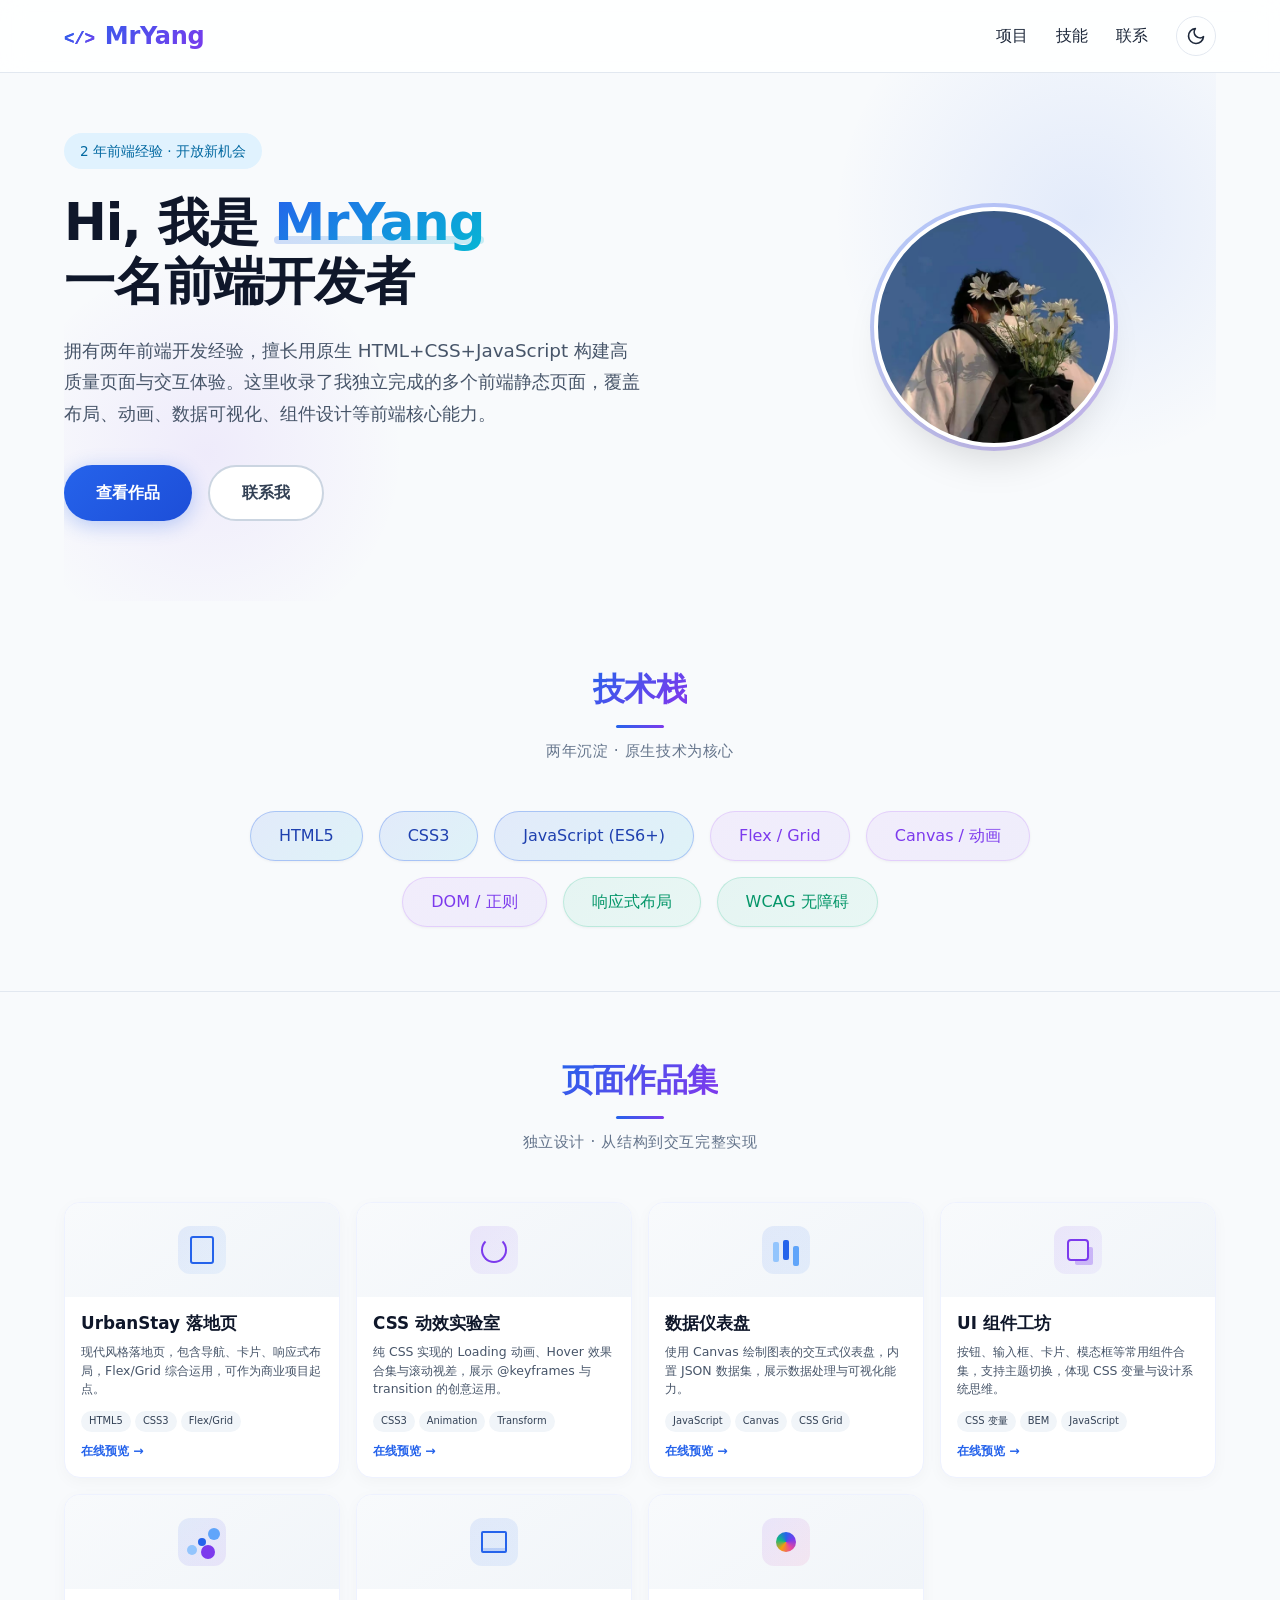
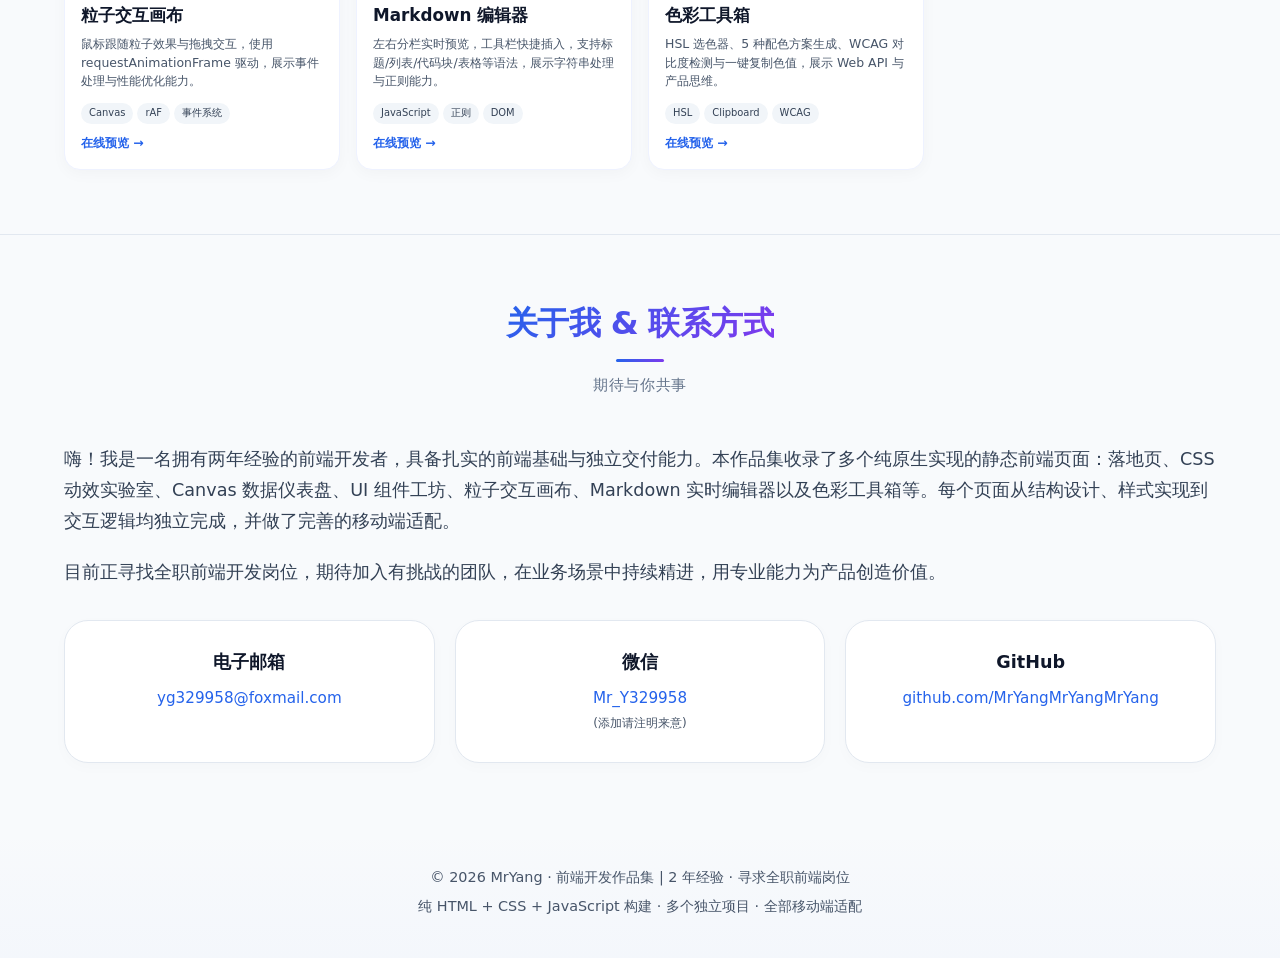
<file: index.html>
<!DOCTYPE html>
<html lang="zh-CN">
<head>
    <meta charset="UTF-8">
    <meta name="viewport" content="width=device-width, initial-scale=1.0, viewport-fit=cover">
    <meta name="description" content="MrYang 前端开发作品集 - 2 年前端经验，专注 HTML5/CSS3/JavaScript 原生开发与响应式布局，寻求全职前端岗位">
    <meta name="keywords" content="前端开发, 作品集, HTML5, CSS3, JavaScript, 响应式布局">
    <meta property="og:title" content="MrYang · 前端开发作品集">
    <meta property="og:description" content="2 年前端经验，专注原生前端开发，寻求全职前端岗位">
    <meta property="og:type" content="website">
    <title>MrYang · 前端页面作品集</title>
    <link rel="icon" href="data:image/svg+xml,%3Csvg xmlns='http://www.w3.org/2000/svg' viewBox='0 0 100 100'%3E%3Cdefs%3E%3ClinearGradient id='g' x1='0%25' y1='0%25' x2='100%25' y2='100%25'%3E%3Cstop offset='0%25' stop-color='%232563eb'/%3E%3Cstop offset='100%25' stop-color='%237c3aed'/%3E%3C/linearGradient%3E%3C/defs%3E%3Crect width='100' height='100' rx='20' fill='url(%23g)'/%3E%3Ctext x='50' y='68' font-family='system-ui,-apple-system,sans-serif' font-size='56' font-weight='800' fill='white' text-anchor='middle'%3EM%3C/text%3E%3Ctext x='78' y='38' font-family='monospace' font-size='22' font-weight='700' fill='rgba(255,255,255,0.85)' text-anchor='middle'%3E%3C/text%3E%3C/svg%3E" type="image/svg+xml">
    <link rel="apple-touch-icon" href="data:image/svg+xml,%3Csvg xmlns='http://www.w3.org/2000/svg' viewBox='0 0 100 100'%3E%3Cdefs%3E%3ClinearGradient id='g' x1='0%25' y1='0%25' x2='100%25' y2='100%25'%3E%3Cstop offset='0%25' stop-color='%232563eb'/%3E%3Cstop offset='100%25' stop-color='%237c3aed'/%3E%3C/linearGradient%3E%3C/defs%3E%3Crect width='100' height='100' rx='20' fill='url(%23g)'/%3E%3Ctext x='50' y='68' font-family='system-ui,-apple-system,sans-serif' font-size='56' font-weight='800' fill='white' text-anchor='middle'%3EM%3C/text%3E%3Ctext x='78' y='38' font-family='monospace' font-size='22' font-weight='700' fill='rgba(255,255,255,0.85)' text-anchor='middle'%3E%3C/text%3E%3C/svg%3E" type="image/svg+xml">
    <link rel="stylesheet" href="style.css">
</head>
<body>
    <a href="#main-content" class="skip-link">跳转到主要内容</a>
    <nav class="navbar" aria-label="主导航">
        <div class="container nav-inner">
            <a href="#" class="logo" aria-label="返回顶部"><span class="logo-icon">&lt;/&gt;</span> MrYang</a>
            <button class="nav-menu-btn" id="navMenuBtn" aria-label="菜单">☰</button>
            <div class="nav-links" id="navLinks">
                <a href="#projects" aria-label="查看项目作品">项目</a>
                <a href="#skills" aria-label="查看技术栈">技能</a>
                <a href="#contact" aria-label="联系方式">联系</a>
                <button class="theme-toggle" id="themeToggle" aria-label="切换暗色/亮色模式">
                    <svg class="moon" width="20" height="20" viewBox="0 0 24 24" fill="none" stroke="currentColor" stroke-width="2" stroke-linecap="round" stroke-linejoin="round"><path d="M21 12.79A9 9 0 1 1 11.21 3 7 7 0 0 0 21 12.79z"/></svg>
                    <svg class="sun" width="20" height="20" viewBox="0 0 24 24" fill="none" stroke="currentColor" stroke-width="2" stroke-linecap="round" stroke-linejoin="round"><circle cx="12" cy="12" r="5"/><line x1="12" y1="1" x2="12" y2="3"/><line x1="12" y1="21" x2="12" y2="23"/><line x1="4.22" y1="4.22" x2="5.64" y2="5.64"/><line x1="18.36" y1="18.36" x2="19.78" y2="19.78"/><line x1="1" y1="12" x2="3" y2="12"/><line x1="21" y1="12" x2="23" y2="12"/><line x1="4.22" y1="19.78" x2="5.64" y2="18.36"/><line x1="18.36" y1="5.64" x2="19.78" y2="4.22"/></svg>
                </button>
            </div>
        </div>
    </nav>

    <main id="main-content">
        <div class="container">
            <!-- Hero 部分 -->
            <div class="hero">
                <div class="hero-content">
                    <div class="hero-badge">2 年前端经验 · 开放新机会</div>
                    <h1>Hi, 我是 <span class="hero-highlight">MrYang</span><br>一名前端开发者</h1>
                    <p class="hero-desc">拥有两年前端开发经验，擅长用原生 HTML+CSS+JavaScript 构建高质量页面与交互体验。这里收录了我独立完成的多个前端静态页面，覆盖布局、动画、数据可视化、组件设计等前端核心能力。</p>
                     <div class="btn-group">
                        <a href="#projects" class="btn btn-primary">查看作品</a>
                        <a href="#contact" class="btn btn-outline">联系我</a>
                    </div>
                </div>
                <div class="hero-avatar">
                    <div class="avatar-circle"></div>
                </div>
            </div>
        </div>

        <!-- 技能区域 -->
        <section id="skills">
            <div class="container">
                <div class="section-header">
                    <h2 class="section-title">技术栈</h2>
                    <p class="section-subtitle">两年沉淀 · 原生技术为核心</p>
                </div>
                <div class="skills-grid">
                    <span class="skill-tag core">HTML5</span>
                    <span class="skill-tag core">CSS3</span>
                    <span class="skill-tag core">JavaScript (ES6+)</span>
                    <span class="skill-tag tools">Flex / Grid</span>
                    <span class="skill-tag tools">Canvas / 动画</span>
                    <span class="skill-tag tools">DOM / 正则</span>
                    <span class="skill-tag method">响应式布局</span>
                    <span class="skill-tag method">WCAG 无障碍</span>
                </div>
            </div>
        </section>

        <!-- 项目作品展示 -->
        <section id="projects">
            <div class="container">
                <div class="section-header">
                    <h2 class="section-title">页面作品集</h2>
                    <p class="section-subtitle">独立设计 · 从结构到交互完整实现</p>
                </div>
                <div class="projects-grid">
                    <!-- 项目卡片 1 - 落地页 -->
                    <div class="project-card">
                        <div class="card-img icon-brand"></div>
                        <div class="card-content">
                            <h3 class="card-title">UrbanStay 落地页</h3>
                            <p class="card-desc">现代风格落地页，包含导航、卡片、响应式布局，Flex/Grid 综合运用，可作为商业项目起点。</p>
                            <div class="tech-stack">
                                <span class="tech-badge">HTML5</span>
                                <span class="tech-badge">CSS3</span>
                                <span class="tech-badge">Flex/Grid</span>
                            </div>
                            <a href="projects/urban-stay/index.html" class="card-link">在线预览 →</a>
                        </div>
                    </div>
                    <!-- 项目卡片 2 - CSS 动画合集 -->
                    <div class="project-card">
                        <div class="card-img icon-animation"></div>
                        <div class="card-content">
                            <h3 class="card-title">CSS 动效实验室</h3>
                            <p class="card-desc">纯 CSS 实现的 Loading 动画、Hover 效果合集与滚动视差，展示 @keyframes 与 transition 的创意运用。</p>
                            <div class="tech-stack">
                                <span class="tech-badge">CSS3</span>
                                <span class="tech-badge">Animation</span>
                                <span class="tech-badge">Transform</span>
                            </div>
                            <a href="projects/css-animation/index.html" class="card-link">在线预览 →</a>
                        </div>
                    </div>
                    <!-- 项目卡片 3 - 数据仪表盘 -->
                    <div class="project-card">
                        <div class="card-img icon-dashboard"></div>
                        <div class="card-content">
                            <h3 class="card-title">数据仪表盘</h3>
                            <p class="card-desc">使用 Canvas 绘制图表的交互式仪表盘，内置 JSON 数据集，展示数据处理与可视化能力。</p>
                            <div class="tech-stack">
                                <span class="tech-badge">JavaScript</span>
                                <span class="tech-badge">Canvas</span>
                                <span class="tech-badge">CSS Grid</span>
                            </div>
                            <a href="projects/dashboard/index.html" class="card-link">在线预览 →</a>
                        </div>
                    </div>
                    <!-- 项目卡片 4 - UI 组件库 -->
                    <div class="project-card">
                        <div class="card-img icon-components"></div>
                        <div class="card-content">
                            <h3 class="card-title">UI 组件工坊</h3>
                            <p class="card-desc">按钮、输入框、卡片、模态框等常用组件合集，支持主题切换，体现 CSS 变量与设计系统思维。</p>
                            <div class="tech-stack">
                                <span class="tech-badge">CSS 变量</span>
                                <span class="tech-badge">BEM</span>
                                <span class="tech-badge">JavaScript</span>
                            </div>
                            <a href="projects/ui-components/index.html" class="card-link">在线预览 →</a>
                        </div>
                    </div>
                    <!-- 项目卡片 5 - 创意交互页 -->
                    <div class="project-card">
                        <div class="card-img icon-particle"></div>
                        <div class="card-content">
                            <h3 class="card-title">粒子交互画布</h3>
                            <p class="card-desc">鼠标跟随粒子效果与拖拽交互，使用 requestAnimationFrame 驱动，展示事件处理与性能优化能力。</p>
                            <div class="tech-stack">
                                <span class="tech-badge">Canvas</span>
                                <span class="tech-badge">rAF</span>
                                <span class="tech-badge">事件系统</span>
                            </div>
                            <a href="projects/particle-canvas/index.html" class="card-link">在线预览 →</a>
                        </div>
                    </div>
                    <!-- 项目卡片 6 - Markdown 编辑器 -->
                    <div class="project-card">
                        <div class="card-img icon-editor"></div>
                        <div class="card-content">
                            <h3 class="card-title">Markdown 编辑器</h3>
                            <p class="card-desc">左右分栏实时预览，工具栏快捷插入，支持标题/列表/代码块/表格等语法，展示字符串处理与正则能力。</p>
                            <div class="tech-stack">
                                <span class="tech-badge">JavaScript</span>
                                <span class="tech-badge">正则</span>
                                <span class="tech-badge">DOM</span>
                            </div>
                            <a href="projects/markdown-editor/index.html" class="card-link">在线预览 →</a>
                        </div>
                    </div>
                    <!-- 项目卡片 7 - 色彩工具箱 -->
                    <div class="project-card">
                        <div class="card-img icon-color"></div>
                        <div class="card-content">
                            <h3 class="card-title">色彩工具箱</h3>
                            <p class="card-desc">HSL 选色器、5 种配色方案生成、WCAG 对比度检测与一键复制色值，展示 Web API 与产品思维。</p>
                            <div class="tech-stack">
                                <span class="tech-badge">HSL</span>
                                <span class="tech-badge">Clipboard</span>
                                <span class="tech-badge">WCAG</span>
                            </div>
                            <a href="projects/color-toolkit/index.html" class="card-link">在线预览 →</a>
                        </div>
                    </div>
                </div>

            </div>
        </section>

        <!-- 关于我 + 联系方式区域 (包含联系展示) -->
        <section id="contact">
            <div class="container">
                <div class="section-header">
                    <h2 class="section-title">关于我 & 联系方式</h2>
                    <p class="section-subtitle">期待与你共事</p>
                </div>
                <div class="about-wrap">
                    <div class="about-text">
                        <p>嗨！我是一名拥有两年经验的前端开发者，具备扎实的前端基础与独立交付能力。本作品集收录了多个纯原生实现的静态前端页面：落地页、CSS 动效实验室、Canvas 数据仪表盘、UI 组件工坊、粒子交互画布、Markdown 实时编辑器以及色彩工具箱等。每个页面从结构设计、样式实现到交互逻辑均独立完成，并做了完善的移动端适配。</p>
                        <p>目前正寻找全职前端开发岗位，期待加入有挑战的团队，在业务场景中持续精进，用专业能力为产品创造价值。</p>
                        <div class="contact-links">
                            <div class="contact-card">
                                <h3>电子邮箱</h3>
                                <div class="contact-detail">yg329958@foxmail.com</div>
                            </div>
                            <div class="contact-card">
                                <h3>微信</h3>
                                <div class="contact-detail">Mr_Y329958</div>
                                <span style="font-size: 0.75rem; color:#475569;">(添加请注明来意)</span>
                            </div>
                            <div class="contact-card">
                                <h3>GitHub</h3>
                                <div class="contact-detail">
                                    <a href="https://github.com/MrYangMrYangMrYang?tab=repositories" target="_blank" rel="noopener noreferrer" style="color: inherit; text-decoration: none;">github.com/MrYangMrYangMrYang</a>
                                </div>
                            </div>
                        </div>
                    </div>
                </div>
            </div>
        </section>
    </main>

    <footer>
        <div class="container">
            <p>© 2026 MrYang · 前端开发作品集 | 2 年经验 · 寻求全职前端岗位</p>
            <p style="margin-top: 8px;">纯 HTML + CSS + JavaScript 构建 · 多个独立项目 · 全部移动端适配</p>
        </div>
    </footer>

    <script>
        // 导航栏滚动效果
        (function() {
            const navbar = document.querySelector('.navbar');
            window.addEventListener('scroll', () => {
                if (window.scrollY > 50) {
                    navbar.classList.add('scrolled');
                } else {
                    navbar.classList.remove('scrolled');
                }
            });
        })();

        // 主题切换
        (function() {
            const toggle = document.getElementById('themeToggle');
            const saved = localStorage.getItem('theme');
            if (saved === 'dark' || (!saved && window.matchMedia('(prefers-color-scheme: dark)').matches)) {
                document.body.classList.add('dark');
            }
            toggle.addEventListener('click', function() {
                document.body.classList.toggle('dark');
                localStorage.setItem('theme', document.body.classList.contains('dark') ? 'dark' : 'light');
            });
        })();

        // 通用平滑滚动
        document.querySelectorAll('a[href^="#"]').forEach(anchor => {
            anchor.addEventListener('click', function(e) {
                const targetId = this.getAttribute('href');
                // 排除 href="#" 的情况，只处理有具体锚点的链接
                if (targetId === '#') return;
                
                const targetElement = document.querySelector(targetId);
                if (targetElement) {
                    e.preventDefault();
                    targetElement.scrollIntoView({ behavior: 'smooth', block: 'start' });
                }
            });
        });

        // 保存滚动位置：点击项目链接时记录当前滚动位置
        document.querySelectorAll('a[href^="projects/"]').forEach(link => {
            link.addEventListener('click', () => {
                sessionStorage.setItem('scrollPos', window.scrollY);
            });
        });

        // 恢复滚动位置：从项目页返回时直接回到原来的位置
        const savedPos = sessionStorage.getItem('scrollPos');
        if (savedPos !== null) {
            window.scrollTo({ top: parseInt(savedPos), behavior: 'instant' });
            sessionStorage.removeItem('scrollPos');
        }

        // 移动端菜单
        (function() {
            const btn = document.getElementById('navMenuBtn');
            const links = document.getElementById('navLinks');
            btn.addEventListener('click', () => {
                links.classList.toggle('open');
                btn.textContent = links.classList.contains('open') ? '✕' : '☰';
            });
            links.querySelectorAll('a').forEach(a => {
                a.addEventListener('click', () => {
                    links.classList.remove('open');
                    btn.textContent = '☰';
                });
            });
        })();
    </script>
</body>
</html>
</file>
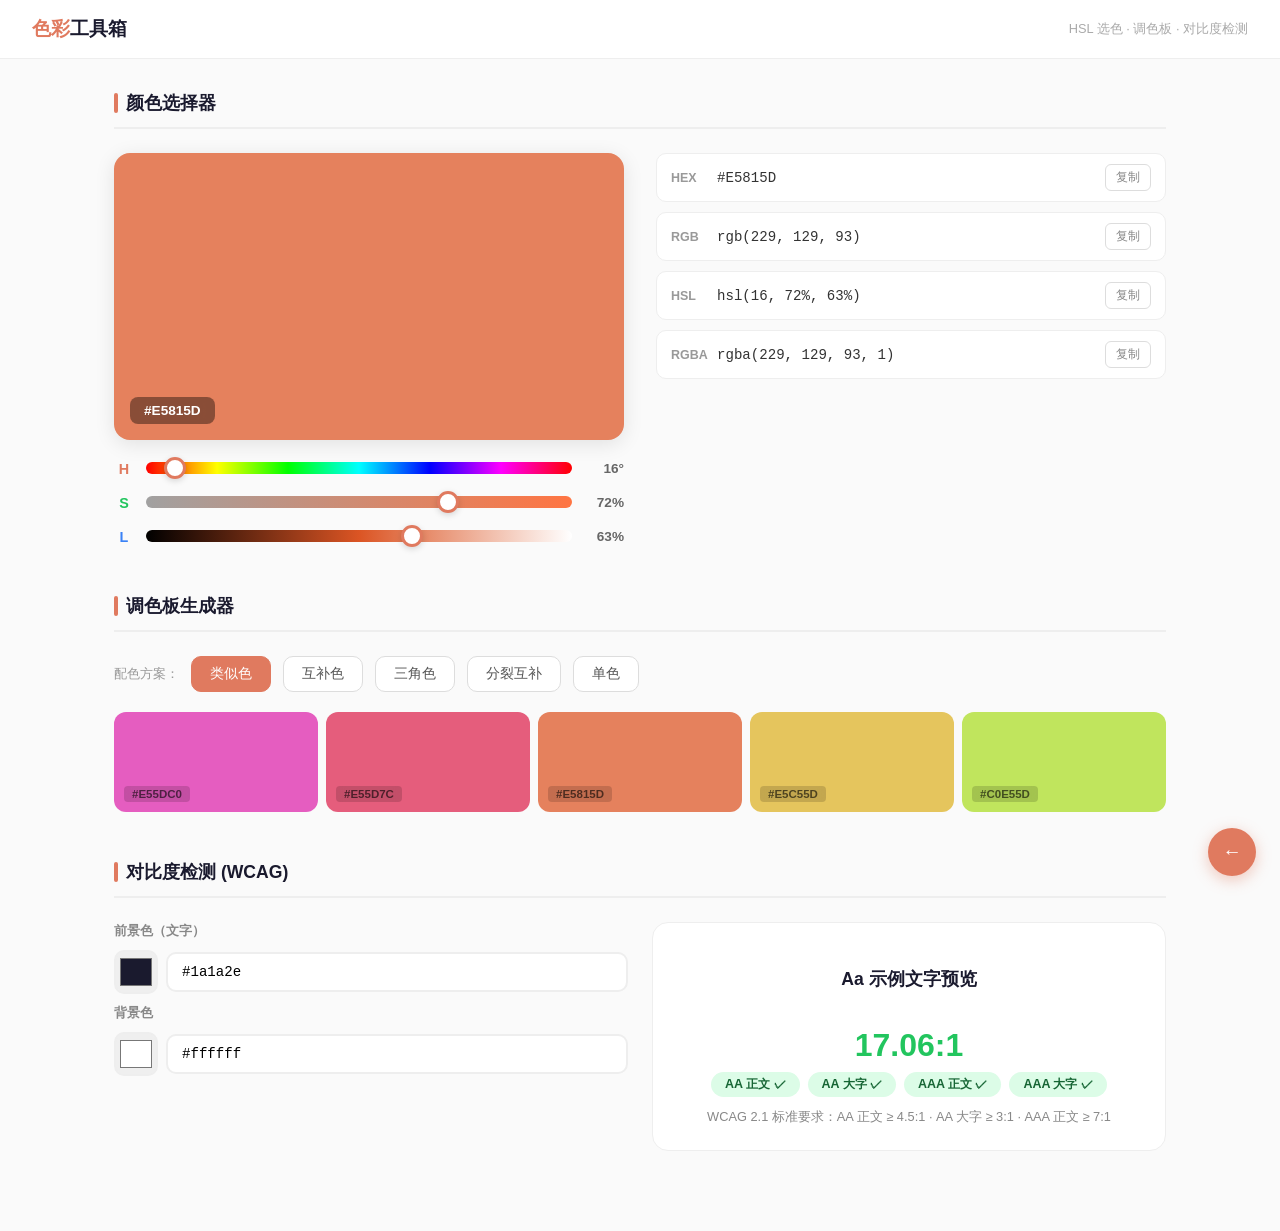
<file: projects/color-toolkit/index.html>
<!DOCTYPE html>
<html lang="zh-CN">
<head>
    <meta charset="UTF-8">
    <meta name="viewport" content="width=device-width, initial-scale=1.0">
    <title>色彩工具箱</title>
    <link rel="icon" href="data:image/svg+xml,%3Csvg xmlns='http://www.w3.org/2000/svg' viewBox='0 0 100 100'%3E%3Crect width='100' height='100' rx='20' fill='%231e293b'/%3E%3Ccircle cx='50' cy='50' r='30' fill='none' stroke='%232563eb' stroke-width='8' stroke-dasharray='15.7 15.7'/%3E%3Ccircle cx='50' cy='50' r='30' fill='none' stroke='%237c3aed' stroke-width='8' stroke-dasharray='15.7 15.7' stroke-dashoffset='15.7'/%3E%3Ccircle cx='50' cy='50' r='30' fill='none' stroke='%23ec4899' stroke-width='8' stroke-dasharray='15.7 15.7' stroke-dashoffset='31.4'/%3E%3Ccircle cx='50' cy='50' r='30' fill='none' stroke='%23f59e0b' stroke-width='8' stroke-dasharray='15.7 15.7' stroke-dashoffset='47.1'/%3E%3Ccircle cx='50' cy='50' r='30' fill='none' stroke='%2310b981' stroke-width='8' stroke-dasharray='15.7 15.7' stroke-dashoffset='62.8'/%3E%3Ccircle cx='50' cy='50' r='30' fill='none' stroke='%23f43f5e' stroke-width='8' stroke-dasharray='15.7 15.7' stroke-dashoffset='78.5'/%3E%3C/svg%3E" type="image/svg+xml">
    <link rel="stylesheet" href="style.css">
</head>
<body>
    <!-- 头部 -->
    <div class="header">
        <h1><span>色彩</span>工具箱</h1>
        <span class="header-hint">HSL 选色 · 调色板 · 对比度检测</span>
    </div>

    <div class="container">
        <!-- 颜色选择器 -->
        <div class="section">
            <h2 class="section-title">颜色选择器</h2>
            <div class="picker-area">
                <div class="picker-left">
                    <div class="color-preview" id="colorPreview">
                        <span class="color-preview-text" id="previewHex">#E07A5F</span>
                    </div>
                    <div class="slider-group">
                        <div class="slider-row">
                            <span class="slider-label h">H</span>
                            <div class="slider-wrap"><input type="range" class="slider-hue" id="hueSlider" min="0" max="360" value="16"></div>
                            <span class="slider-value" id="hueValue">16°</span>
                        </div>
                        <div class="slider-row">
                            <span class="slider-label s">S</span>
                            <div class="slider-wrap"><input type="range" class="slider-sat" id="satSlider" min="0" max="100" value="72"></div>
                            <span class="slider-value" id="satValue">72%</span>
                        </div>
                        <div class="slider-row">
                            <span class="slider-label l">L</span>
                            <div class="slider-wrap"><input type="range" class="slider-light" id="lightSlider" min="0" max="100" value="63"></div>
                            <span class="slider-value" id="lightValue">63%</span>
                        </div>
                    </div>
                </div>
                <div class="color-values" id="colorValues"></div>
            </div>
        </div>

        <!-- 调色板生成器 -->
        <div class="section">
            <h2 class="section-title">调色板生成器</h2>
            <div class="palette-controls">
                <span class="palette-type-label">配色方案：</span>
                <button class="palette-btn active" data-type="analogous">类似色</button>
                <button class="palette-btn" data-type="complementary">互补色</button>
                <button class="palette-btn" data-type="triadic">三角色</button>
                <button class="palette-btn" data-type="split">分裂互补</button>
                <button class="palette-btn" data-type="monochromatic">单色</button>
            </div>
            <div class="palette-row" id="paletteRow"></div>
        </div>

        <!-- 对比度检测 -->
        <div class="section">
            <h2 class="section-title">对比度检测 (WCAG)</h2>
            <div class="contrast-area">
                <div class="contrast-input">
                    <label>前景色（文字）</label>
                    <div class="contrast-color-input">
                        <input type="color" id="fgColor" value="#1a1a2e">
                        <input type="text" id="fgText" value="#1a1a2e" maxlength="7">
                    </div>
                    <label>背景色</label>
                    <div class="contrast-color-input">
                        <input type="color" id="bgColor" value="#ffffff">
                        <input type="text" id="bgText" value="#ffffff" maxlength="7">
                    </div>
                </div>
                <div class="contrast-result" id="contrastResult"></div>
            </div>
        </div>
    </div>

    <div class="toast" id="toast"></div>

    <a href="../../index.html" class="back-link" title="返回作品集">←</a>

    <script>
        function hslToRgb(h, s, l) {
            s /= 100; l /= 100;
            const c = (1 - Math.abs(2 * l - 1)) * s;
            const x = c * (1 - Math.abs((h / 60) % 2 - 1));
            const m = l - c / 2;
            let r, g, b;
            if (h < 60) { r = c; g = x; b = 0; }
            else if (h < 120) { r = x; g = c; b = 0; }
            else if (h < 180) { r = 0; g = c; b = x; }
            else if (h < 240) { r = 0; g = x; b = c; }
            else if (h < 300) { r = x; g = 0; b = c; }
            else { r = c; g = 0; b = x; }
            return [Math.round((r + m) * 255), Math.round((g + m) * 255), Math.round((b + m) * 255)];
        }

        function rgbToHex(r, g, b) {
            return '#' + [r, g, b].map(v => v.toString(16).padStart(2, '0')).join('');
        }

        function hexToRgb(hex) {
            hex = hex.replace('#', '');
            if (hex.length === 3) hex = hex.split('').map(c => c + c).join('');
            return [parseInt(hex.substr(0, 2), 16), parseInt(hex.substr(2, 2), 16), parseInt(hex.substr(4, 2), 16)];
        }

        function luminance(r, g, b) {
            const [rs, gs, bs] = [r, g, b].map(c => {
                c /= 255;
                return c <= 0.03928 ? c / 12.92 : Math.pow((c + 0.055) / 1.055, 2.4);
            });
            return 0.2126 * rs + 0.7152 * gs + 0.0722 * bs;
        }

        function contrastRatio(rgb1, rgb2) {
            const l1 = luminance(...rgb1);
            const l2 = luminance(...rgb2);
            return (Math.max(l1, l2) + 0.05) / (Math.min(l1, l2) + 0.05);
        }

        function showToast(msg) {
            const toast = document.getElementById('toast');
            toast.textContent = msg;
            toast.classList.add('show');
            clearTimeout(toast._timer);
            toast._timer = setTimeout(() => toast.classList.remove('show'), 1500);
        }

        function copyText(text) {
            navigator.clipboard.writeText(text).then(() => {
                showToast(`已复制: ${text}`);
            }).catch(() => {
                showToast('复制失败');
            });
        }

        const hueSlider = document.getElementById('hueSlider');
        const satSlider = document.getElementById('satSlider');
        const lightSlider = document.getElementById('lightSlider');

        function updateColor() {
            const h = parseInt(hueSlider.value);
            const s = parseInt(satSlider.value);
            const l = parseInt(lightSlider.value);
            const [r, g, b] = hslToRgb(h, s, l);
            const hex = rgbToHex(r, g, b);

            document.getElementById('colorPreview').style.background = hex;
            document.getElementById('previewHex').textContent = hex.toUpperCase();
            document.getElementById('hueValue').textContent = h + '°';
            document.getElementById('satValue').textContent = s + '%';
            document.getElementById('lightValue').textContent = l + '%';

            document.querySelector('.slider-sat').style.background = `linear-gradient(to right, hsl(${h},0%,${l}%), hsl(${h},100%,${l}%))`;
            document.querySelector('.slider-light').style.background = `linear-gradient(to right, hsl(${h},${s}%,0%), hsl(${h},${s}%,50%), hsl(${h},${s}%,100%))`;

            const valuesHtml = [
                { label: 'HEX', value: hex.toUpperCase() },
                { label: 'RGB', value: `rgb(${r}, ${g}, ${b})` },
                { label: 'HSL', value: `hsl(${h}, ${s}%, ${l}%)` },
                { label: 'RGBA', value: `rgba(${r}, ${g}, ${b}, 1)` },
            ].map(item => `
                <div class="color-value-row">
                    <span class="color-value-label">${item.label}</span>
                    <span class="color-value-text">${item.value}</span>
                    <button class="copy-btn" onclick="copyText('${item.value}')">复制</button>
                </div>
            `).join('');
            document.getElementById('colorValues').innerHTML = valuesHtml;

            updatePalette();
        }

        hueSlider.addEventListener('input', updateColor);
        satSlider.addEventListener('input', updateColor);
        lightSlider.addEventListener('input', updateColor);

        let paletteType = 'analogous';

        document.querySelectorAll('.palette-btn').forEach(btn => {
            btn.addEventListener('click', () => {
                document.querySelectorAll('.palette-btn').forEach(b => b.classList.remove('active'));
                btn.classList.add('active');
                paletteType = btn.dataset.type;
                updatePalette();
            });
        });

        function generatePalette(h, s, l, type) {
            const colors = [];
            switch (type) {
                case 'analogous':
                    for (let i = -2; i <= 2; i++) colors.push([(h + i * 30 + 360) % 360, s, l]);
                    break;
                case 'complementary':
                    colors.push([h, s, l]);
                    colors.push([h, Math.max(s - 20, 0), Math.min(l + 15, 100)]);
                    colors.push([(h + 180) % 360, s, l]);
                    colors.push([(h + 180) % 360, Math.max(s - 20, 0), Math.min(l + 15, 100)]);
                    colors.push([h, Math.max(s - 40, 10), Math.min(l + 30, 95)]);
                    break;
                case 'triadic':
                    colors.push([h, s, l]);
                    colors.push([(h + 120) % 360, s, l]);
                    colors.push([(h + 240) % 360, s, l]);
                    colors.push([h, Math.max(s - 25, 10), Math.min(l + 20, 90)]);
                    colors.push([(h + 120) % 360, Math.max(s - 25, 10), Math.min(l + 20, 90)]);
                    break;
                case 'split':
                    colors.push([h, s, l]);
                    colors.push([(h + 150) % 360, s, l]);
                    colors.push([(h + 210) % 360, s, l]);
                    colors.push([h, Math.max(s - 20, 10), Math.min(l + 15, 90)]);
                    colors.push([(h + 180) % 360, Math.max(s - 30, 10), Math.min(l + 20, 90)]);
                    break;
                case 'monochromatic':
                    for (let i = 0; i < 5; i++) colors.push([h, s, Math.max(20, Math.min(l - 30 + i * 15, 90))]);
                    break;
            }
            return colors;
        }

        function updatePalette() {
            const h = parseInt(hueSlider.value);
            const s = parseInt(satSlider.value);
            const l = parseInt(lightSlider.value);
            const colors = generatePalette(h, s, l, paletteType);

            const row = document.getElementById('paletteRow');
            row.innerHTML = colors.map(([ch, cs, cl]) => {
                const [r, g, b] = hslToRgb(ch, cs, cl);
                const hex = rgbToHex(r, g, b);
                const textColor = cl > 55 ? 'rgba(0,0,0,0.6)' : 'rgba(255,255,255,0.8)';
                return `<div class="palette-swatch" style="background:${hex};" onclick="copyText('${hex.toUpperCase()}')">
                    <span class="palette-swatch-hex" style="color:${textColor};background:${cl > 55 ? 'rgba(0,0,0,0.15)' : 'rgba(0,0,0,0.3)'}">${hex.toUpperCase()}</span>
                </div>`;
            }).join('');
        }

        const fgColor = document.getElementById('fgColor');
        const bgColor = document.getElementById('bgColor');
        const fgText = document.getElementById('fgText');
        const bgText = document.getElementById('bgText');

        function updateContrast() {
            const fg = fgColor.value;
            const bg = bgColor.value;
            fgText.value = fg;
            bgText.value = bg;

            const fgRgb = hexToRgb(fg);
            const bgRgb = hexToRgb(bg);
            const ratio = contrastRatio(fgRgb, bgRgb);
            const ratioFixed = ratio.toFixed(2);

            const aaLarge = ratio >= 3;
            const aaNormal = ratio >= 4.5;
            const aaaLarge = ratio >= 4.5;
            const aaaNormal = ratio >= 7;

            const result = document.getElementById('contrastResult');
            result.innerHTML = `
                <div class="contrast-preview" style="background:${bg};color:${fg};">
                    Aa 示例文字预览
                </div>
                <div class="contrast-ratio" style="color:${ratio >= 4.5 ? '#22c55e' : ratio >= 3 ? '#f59e0b' : '#ef4444'}">${ratioFixed}:1</div>
                <div style="display:flex;gap:8px;justify-content:center;flex-wrap:wrap;">
                    <span class="contrast-badge ${aaNormal ? 'pass' : 'fail'}">AA 正文 ${aaNormal ? '✓' : '✗'}</span>
                    <span class="contrast-badge ${aaLarge ? 'pass' : 'fail'}">AA 大字 ${aaLarge ? '✓' : '✗'}</span>
                    <span class="contrast-badge ${aaaNormal ? 'pass' : 'fail'}">AAA 正文 ${aaaNormal ? '✓' : '✗'}</span>
                    <span class="contrast-badge ${aaaLarge ? 'pass' : 'fail'}">AAA 大字 ${aaaLarge ? '✓' : '✗'}</span>
                </div>
                <div class="contrast-details">WCAG 2.1 标准要求：AA 正文 ≥ 4.5:1 · AA 大字 ≥ 3:1 · AAA 正文 ≥ 7:1</div>
            `;
        }

        fgColor.addEventListener('input', updateContrast);
        bgColor.addEventListener('input', updateContrast);
        fgText.addEventListener('input', () => { if (/^#[0-9a-fA-F]{6}$/.test(fgText.value)) { fgColor.value = fgText.value; updateContrast(); } });
        bgText.addEventListener('input', () => { if (/^#[0-9a-fA-F]{6}$/.test(bgText.value)) { bgColor.value = bgText.value; updateContrast(); } });

        updateColor();
        updateContrast();
    </script>
</body>
</html>
</file>
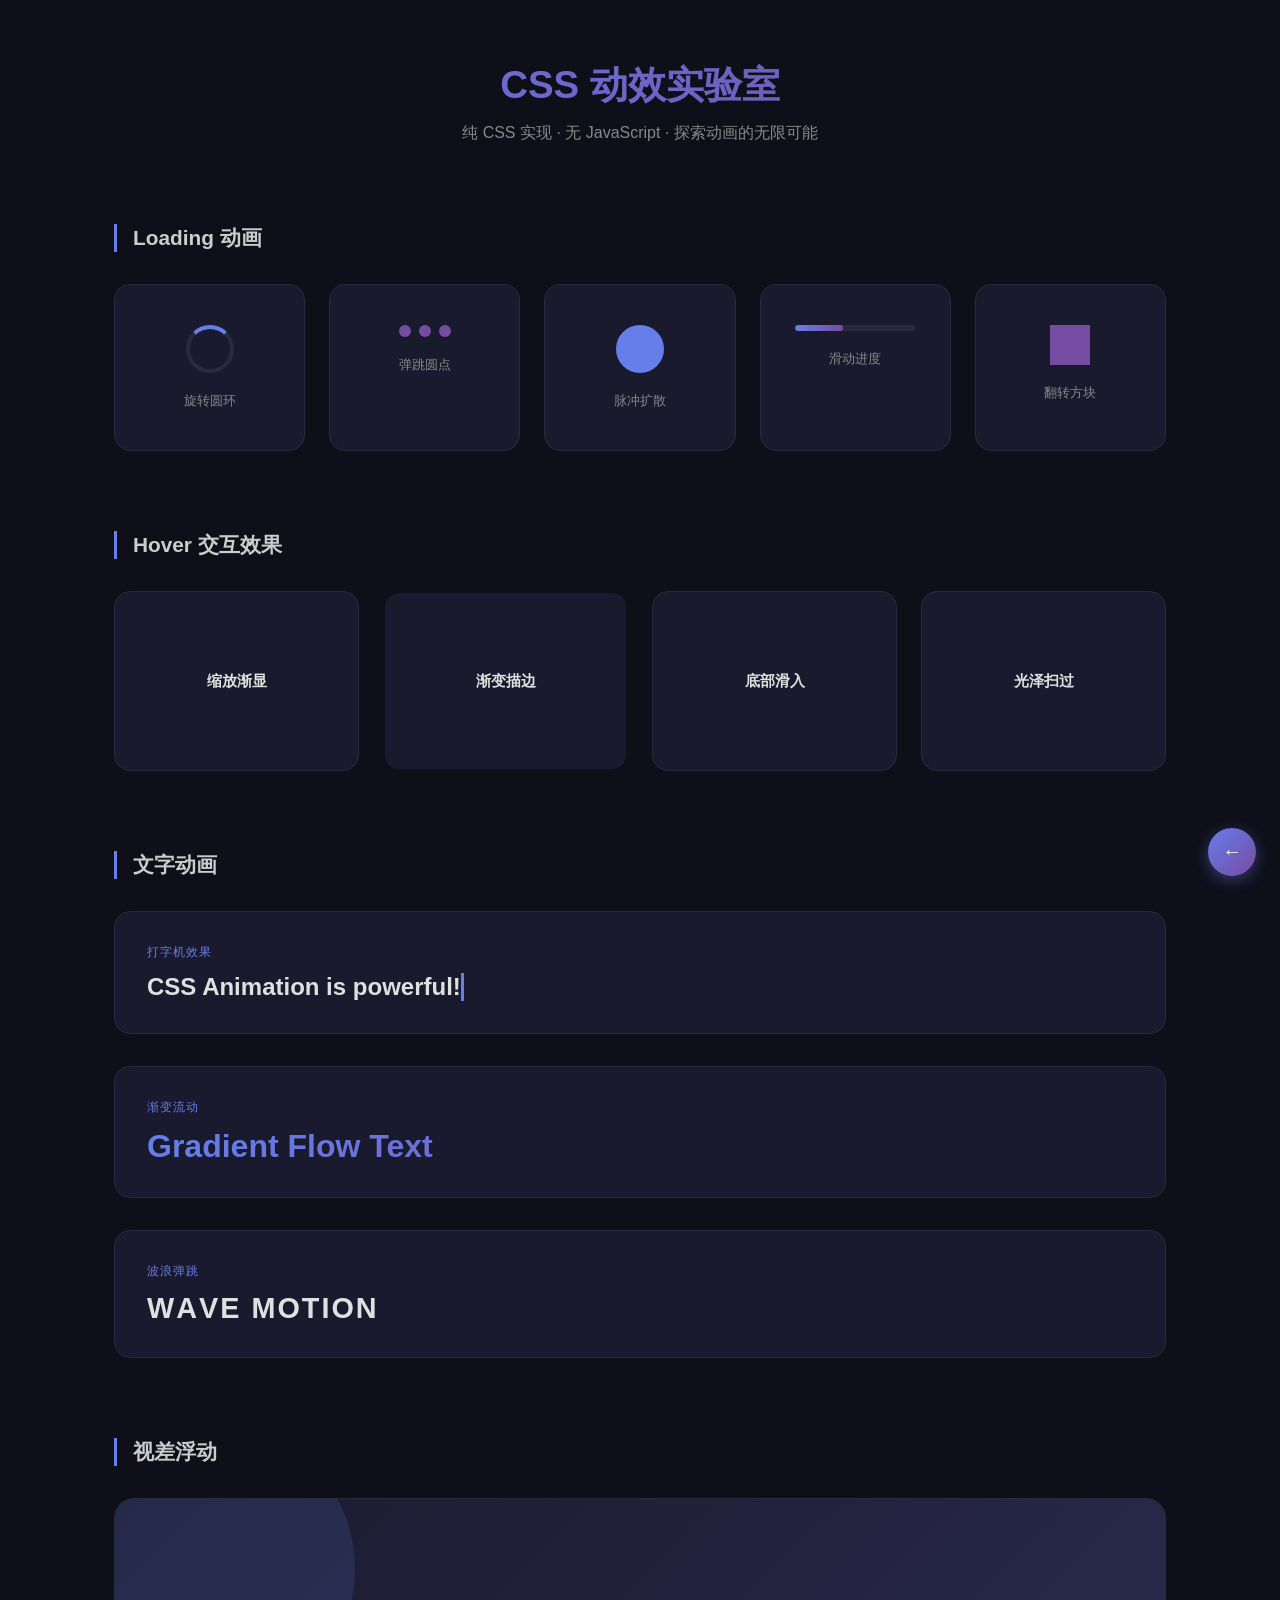
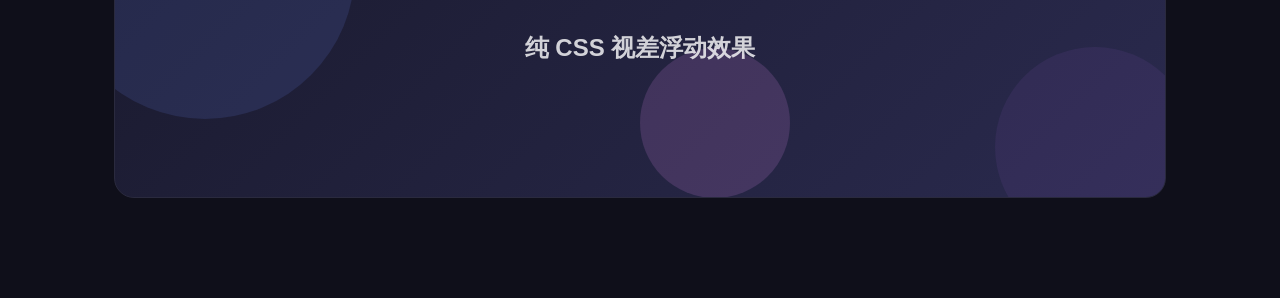
<file: projects/css-animation/index.html>
<!DOCTYPE html>
<html lang="zh-CN">
<head>
    <meta charset="UTF-8">
    <meta name="viewport" content="width=device-width, initial-scale=1.0">
    <title>CSS 动效实验室</title>
    <link rel="icon" href="data:image/svg+xml,%3Csvg xmlns='http://www.w3.org/2000/svg' viewBox='0 0 100 100'%3E%3Crect width='100' height='100' rx='20' fill='%237c3aed'/%3E%3Ccircle cx='50' cy='50' r='28' fill='none' stroke='white' stroke-width='6' stroke-dasharray='44 132' stroke-linecap='round'/%3E%3Ccircle cx='50' cy='50' r='16' fill='none' stroke='rgba(255,255,255,0.5)' stroke-width='4' stroke-dasharray='25 75' stroke-linecap='round'/%3E%3C/svg%3E" type="image/svg+xml">
    <link rel="stylesheet" href="style.css">
</head>
<body>
    <!-- 头部 -->
    <div class="header">
        <h1>CSS 动效实验室</h1>
        <p>纯 CSS 实现 · 无 JavaScript · 探索动画的无限可能</p>
    </div>

    <div class="container">
        <!-- Loading 动画 -->
        <section>
            <h2 class="section-title">Loading 动画</h2>
            <div class="loading-grid">
                <div class="loading-card">
                    <div class="spinner"></div>
                    <span>旋转圆环</span>
                </div>
                <div class="loading-card">
                    <div class="dots"><span></span><span></span><span></span></div>
                    <span>弹跳圆点</span>
                </div>
                <div class="loading-card">
                    <div class="pulse-ring"></div>
                    <span>脉冲扩散</span>
                </div>
                <div class="loading-card">
                    <div class="progress-bar"></div>
                    <span>滑动进度</span>
                </div>
                <div class="loading-card">
                    <div class="flip-square"></div>
                    <span>翻转方块</span>
                </div>
            </div>
        </section>

        <!-- Hover 效果 -->
        <section>
            <h2 class="section-title">Hover 交互效果</h2>
            <div class="hover-grid">
                <div class="hover-card hover-scale">
                    <span>缩放渐显</span>
                </div>
                <div class="hover-card hover-border">
                    <span>渐变描边</span>
                </div>
                <div class="hover-card hover-slide">
                    <span>底部滑入</span>
                </div>
                <div class="hover-card hover-shine">
                    <span>光泽扫过</span>
                </div>
            </div>
        </section>

        <!-- 文字动画 -->
        <section>
            <h2 class="section-title">文字动画</h2>
            <div class="text-demos">
                <div class="text-demo">
                    <div class="text-demo-label">打字机效果</div>
                    <div class="typewriter">CSS Animation is powerful!</div>
                </div>
                <div class="text-demo">
                    <div class="text-demo-label">渐变流动</div>
                    <div class="gradient-text">Gradient Flow Text</div>
                </div>
                <div class="text-demo">
                    <div class="text-demo-label">波浪弹跳</div>
                    <div class="wave-text" id="waveText"></div>
                </div>
            </div>
        </section>

        <!-- 视差浮动 -->
        <section>
            <h2 class="section-title">视差浮动</h2>
            <div class="parallax-section">
                <div class="parallax-layer"></div>
                <div class="parallax-layer"></div>
                <div class="parallax-layer"></div>
                <div class="parallax-text">纯 CSS 视差浮动效果</div>
            </div>
        </section>
    </div>

    <div style="height: 60px;"></div>

    <a href="../../index.html" class="back-link" title="返回作品集">←</a>

    <script>
        // 生成波浪文字（仅生成DOM，动画纯CSS）
        const text = 'WAVE MOTION';
        const container = document.getElementById('waveText');
        text.split('').forEach((char, i) => {
            const span = document.createElement('span');
            span.textContent = char === ' ' ? '\u00A0' : char;
            span.style.animationDelay = `${i * 0.08}s`;
            container.appendChild(span);
        });
    </script>
</body>
</html>
</file>
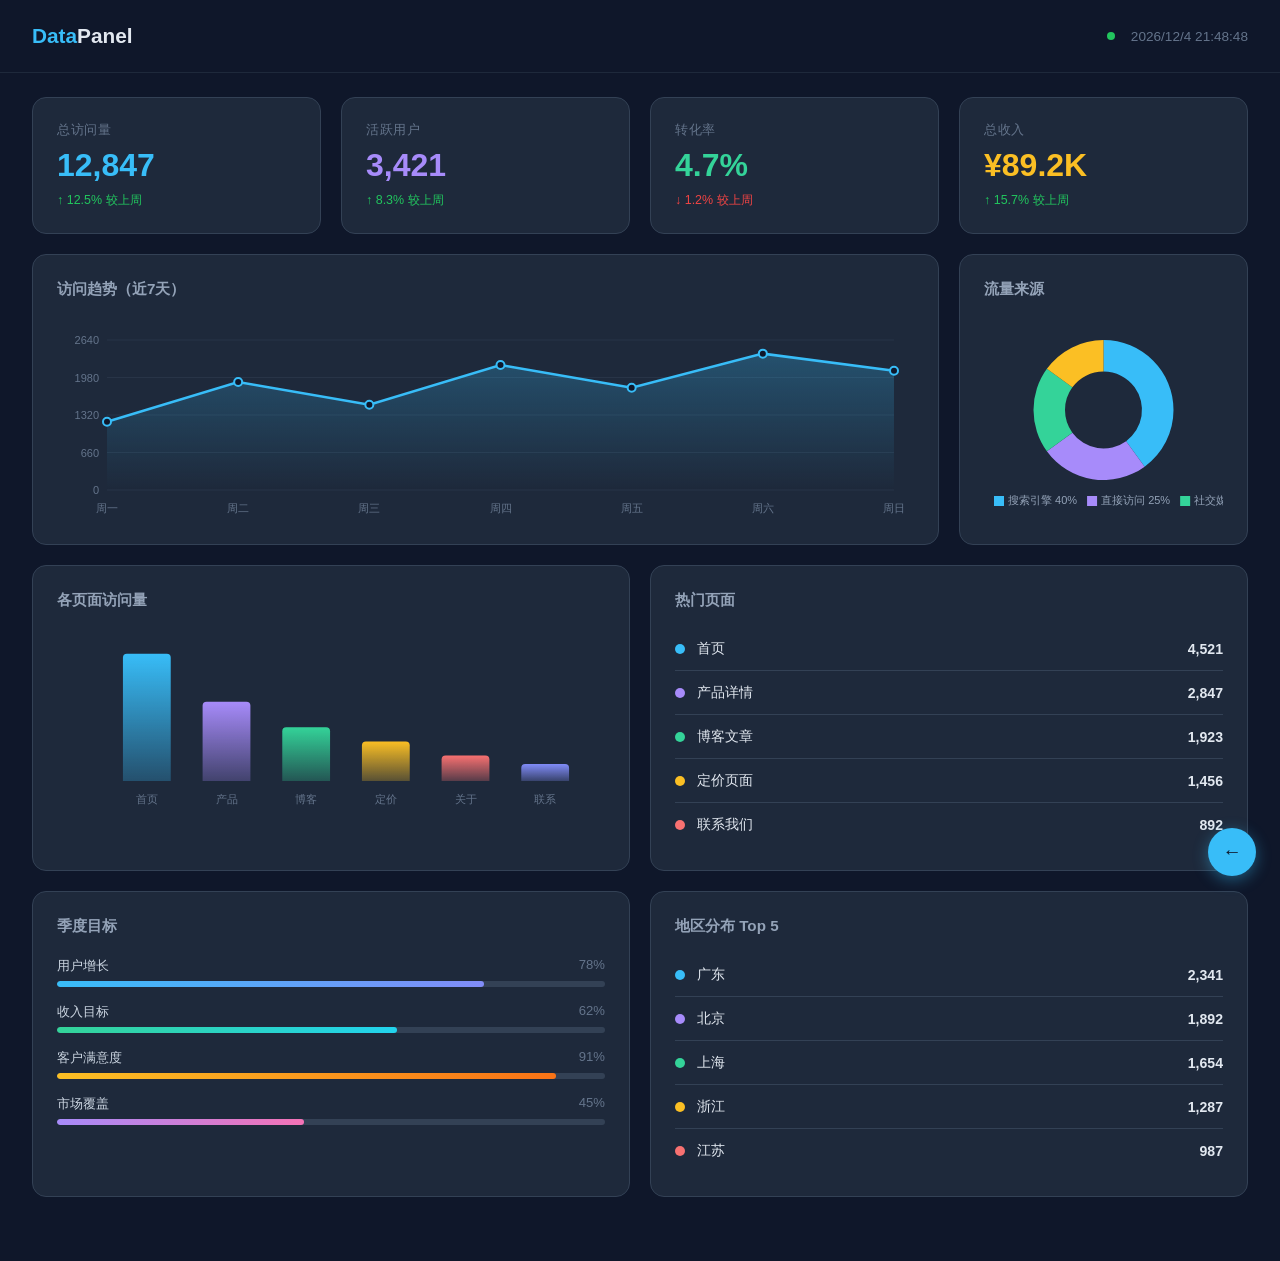
<file: projects/dashboard/index.html>
<!DOCTYPE html>
<html lang="zh-CN">
<head>
    <meta charset="UTF-8">
    <meta name="viewport" content="width=device-width, initial-scale=1.0">
    <title>数据仪表盘</title>
    <link rel="icon" href="data:image/svg+xml,%3Csvg xmlns='http://www.w3.org/2000/svg' viewBox='0 0 100 100'%3E%3Crect width='100' height='100' rx='20' fill='%232563eb'/%3E%3Crect x='20' y='55' width='12' height='25' rx='3' fill='white'/%3E%3Crect x='38' y='40' width='12' height='40' rx='3' fill='rgba(255,255,255,0.7)'/%3E%3Crect x='56' y='48' width='12' height='32' rx='3' fill='white'/%3E%3Crect x='74' y='30' width='12' height='50' rx='3' fill='rgba(255,255,255,0.7)'/%3E%3C/svg%3E" type="image/svg+xml">
    <link rel="stylesheet" href="style.css">
</head>
<body>
    <!-- 头部 -->
    <div class="header">
        <h1><span>Data</span>Panel</h1>
        <div class="header-right">
            <span class="status-dot"></span>
            <span class="header-time" id="currentTime"></span>
        </div>
    </div>

    <!-- 仪表盘 -->
    <div class="dashboard">
        <!-- 统计卡片 -->
        <div class="stat-card">
            <div class="stat-label">总访问量</div>
            <div class="stat-value" style="color: #38bdf8;">12,847</div>
            <div class="stat-change up">↑ 12.5% 较上周</div>
        </div>
        <div class="stat-card">
            <div class="stat-label">活跃用户</div>
            <div class="stat-value" style="color: #a78bfa;">3,421</div>
            <div class="stat-change up">↑ 8.3% 较上周</div>
        </div>
        <div class="stat-card">
            <div class="stat-label">转化率</div>
            <div class="stat-value" style="color: #34d399;">4.7%</div>
            <div class="stat-change down">↓ 1.2% 较上周</div>
        </div>
        <div class="stat-card">
            <div class="stat-label">总收入</div>
            <div class="stat-value" style="color: #fbbf24;">¥89.2K</div>
            <div class="stat-change up">↑ 15.7% 较上周</div>
        </div>

        <!-- 折线图 -->
        <div class="chart-card span-3">
            <h3>访问趋势（近7天）</h3>
            <canvas id="lineChart" height="200"></canvas>
        </div>

        <!-- 渠道分布 -->
        <div class="chart-card">
            <h3>流量来源</h3>
            <canvas id="pieChart" height="200"></canvas>
        </div>

        <!-- 柱状图 -->
        <div class="chart-card span-2">
            <h3>各页面访问量</h3>
            <canvas id="barChart" height="180"></canvas>
        </div>

        <!-- 热门页面列表 -->
        <div class="list-card span-2">
            <h3>热门页面</h3>
            <div class="list-item">
                <div class="list-item-left">
                    <div class="list-item-dot" style="background: #38bdf8;"></div>
                    <span class="list-item-name">首页</span>
                </div>
                <span class="list-item-value">4,521</span>
            </div>
            <div class="list-item">
                <div class="list-item-left">
                    <div class="list-item-dot" style="background: #a78bfa;"></div>
                    <span class="list-item-name">产品详情</span>
                </div>
                <span class="list-item-value">2,847</span>
            </div>
            <div class="list-item">
                <div class="list-item-left">
                    <div class="list-item-dot" style="background: #34d399;"></div>
                    <span class="list-item-name">博客文章</span>
                </div>
                <span class="list-item-value">1,923</span>
            </div>
            <div class="list-item">
                <div class="list-item-left">
                    <div class="list-item-dot" style="background: #fbbf24;"></div>
                    <span class="list-item-name">定价页面</span>
                </div>
                <span class="list-item-value">1,456</span>
            </div>
            <div class="list-item">
                <div class="list-item-left">
                    <div class="list-item-dot" style="background: #f87171;"></div>
                    <span class="list-item-name">联系我们</span>
                </div>
                <span class="list-item-value">892</span>
            </div>
        </div>

        <!-- 目标完成度 -->
        <div class="chart-card span-2">
            <h3>季度目标</h3>
            <div class="progress-item">
                <div class="progress-header"><span>用户增长</span><span>78%</span></div>
                <div class="progress-track"><div class="progress-fill" style="width: 78%; background: linear-gradient(90deg, #38bdf8, #818cf8);"></div></div>
            </div>
            <div class="progress-item">
                <div class="progress-header"><span>收入目标</span><span>62%</span></div>
                <div class="progress-track"><div class="progress-fill" style="width: 62%; background: linear-gradient(90deg, #34d399, #22d3ee);"></div></div>
            </div>
            <div class="progress-item">
                <div class="progress-header"><span>客户满意度</span><span>91%</span></div>
                <div class="progress-track"><div class="progress-fill" style="width: 91%; background: linear-gradient(90deg, #fbbf24, #f97316);"></div></div>
            </div>
            <div class="progress-item">
                <div class="progress-header"><span>市场覆盖</span><span>45%</span></div>
                <div class="progress-track"><div class="progress-fill" style="width: 45%; background: linear-gradient(90deg, #a78bfa, #f472b6);"></div></div>
            </div>
        </div>

        <!-- 地区分布 -->
        <div class="list-card span-2">
            <h3>地区分布 Top 5</h3>
            <div class="list-item">
                <div class="list-item-left"><div class="list-item-dot" style="background: #38bdf8;"></div><span class="list-item-name">广东</span></div>
                <span class="list-item-value">2,341</span>
            </div>
            <div class="list-item">
                <div class="list-item-left"><div class="list-item-dot" style="background: #a78bfa;"></div><span class="list-item-name">北京</span></div>
                <span class="list-item-value">1,892</span>
            </div>
            <div class="list-item">
                <div class="list-item-left"><div class="list-item-dot" style="background: #34d399;"></div><span class="list-item-name">上海</span></div>
                <span class="list-item-value">1,654</span>
            </div>
            <div class="list-item">
                <div class="list-item-left"><div class="list-item-dot" style="background: #fbbf24;"></div><span class="list-item-name">浙江</span></div>
                <span class="list-item-value">1,287</span>
            </div>
            <div class="list-item">
                <div class="list-item-left"><div class="list-item-dot" style="background: #f87171;"></div><span class="list-item-name">江苏</span></div>
                <span class="list-item-value">987</span>
            </div>
        </div>
    </div>

    <div style="height: 40px;"></div>

    <a href="../../index.html" class="back-link" title="返回作品集">←</a>

    <script>
        // 更新时间
        function updateTime() {
            const now = new Date();
            document.getElementById('currentTime').textContent = now.toLocaleString('zh-CN');
        }
        updateTime();
        setInterval(updateTime, 1000);

        // 数据集
        const data = {
            line: { labels: ['周一','周二','周三','周四','周五','周六','周日'], values: [1200, 1900, 1500, 2200, 1800, 2400, 2100] },
            bar: { labels: ['首页','产品','博客','定价','关于','联系'], values: [4500, 2800, 1900, 1400, 900, 600] },
            pie: { labels: ['搜索引擎','直接访问','社交媒体','外部链接'], values: [40, 25, 20, 15], colors: ['#38bdf8','#a78bfa','#34d399','#fbbf24'] }
        };

        // 折线图
        function drawLineChart() {
            const canvas = document.getElementById('lineChart');
            const ctx = canvas.getContext('2d');
            const dpr = window.devicePixelRatio || 1;
            canvas.width = canvas.offsetWidth * dpr;
            canvas.height = 200 * dpr;
            ctx.scale(dpr, dpr);
            const w = canvas.offsetWidth, h = 200;
            const pad = { top: 20, right: 20, bottom: 30, left: 50 };
            const chartW = w - pad.left - pad.right;
            const chartH = h - pad.top - pad.bottom;
            const maxVal = Math.max(...data.line.values) * 1.1;

            ctx.strokeStyle = '#334155'; ctx.lineWidth = 0.5;
            for (let i = 0; i <= 4; i++) {
                const y = pad.top + (chartH / 4) * i;
                ctx.beginPath(); ctx.moveTo(pad.left, y); ctx.lineTo(w - pad.right, y); ctx.stroke();
                ctx.fillStyle = '#64748b'; ctx.font = '11px sans-serif'; ctx.textAlign = 'right';
                ctx.fillText(Math.round(maxVal - (maxVal / 4) * i), pad.left - 8, y + 4);
            }

            ctx.fillStyle = '#64748b'; ctx.font = '11px sans-serif'; ctx.textAlign = 'center';
            data.line.labels.forEach((label, i) => {
                const x = pad.left + (chartW / (data.line.labels.length - 1)) * i;
                ctx.fillText(label, x, h - 8);
            });

            const gradient = ctx.createLinearGradient(0, pad.top, 0, pad.top + chartH);
            gradient.addColorStop(0, 'rgba(56,189,248,0.3)');
            gradient.addColorStop(1, 'rgba(56,189,248,0)');

            ctx.beginPath();
            data.line.values.forEach((val, i) => {
                const x = pad.left + (chartW / (data.line.values.length - 1)) * i;
                const y = pad.top + chartH - (val / maxVal) * chartH;
                if (i === 0) ctx.moveTo(x, y); else ctx.lineTo(x, y);
            });
            ctx.lineTo(pad.left + chartW, pad.top + chartH);
            ctx.lineTo(pad.left, pad.top + chartH);
            ctx.closePath();
            ctx.fillStyle = gradient;
            ctx.fill();

            ctx.beginPath();
            data.line.values.forEach((val, i) => {
                const x = pad.left + (chartW / (data.line.values.length - 1)) * i;
                const y = pad.top + chartH - (val / maxVal) * chartH;
                if (i === 0) ctx.moveTo(x, y); else ctx.lineTo(x, y);
            });
            ctx.strokeStyle = '#38bdf8'; ctx.lineWidth = 2.5; ctx.stroke();

            data.line.values.forEach((val, i) => {
                const x = pad.left + (chartW / (data.line.values.length - 1)) * i;
                const y = pad.top + chartH - (val / maxVal) * chartH;
                ctx.beginPath(); ctx.arc(x, y, 4, 0, Math.PI * 2);
                ctx.fillStyle = '#0f172a'; ctx.fill();
                ctx.strokeStyle = '#38bdf8'; ctx.lineWidth = 2; ctx.stroke();
            });
        }

        // 柱状图
        function drawBarChart() {
            const canvas = document.getElementById('barChart');
            const ctx = canvas.getContext('2d');
            const dpr = window.devicePixelRatio || 1;
            canvas.width = canvas.offsetWidth * dpr;
            canvas.height = 180 * dpr;
            ctx.scale(dpr, dpr);
            const w = canvas.offsetWidth, h = 180;
            const pad = { top: 10, right: 20, bottom: 30, left: 50 };
            const chartW = w - pad.left - pad.right;
            const chartH = h - pad.top - pad.bottom;
            const maxVal = Math.max(...data.bar.values) * 1.1;
            const barW = chartW / data.bar.values.length * 0.6;
            const gap = chartW / data.bar.values.length;
            const colors = ['#38bdf8','#a78bfa','#34d399','#fbbf24','#f87171','#818cf8'];

            data.bar.values.forEach((val, i) => {
                const x = pad.left + gap * i + (gap - barW) / 2;
                const barH = (val / maxVal) * chartH;
                const y = pad.top + chartH - barH;
                const gradient = ctx.createLinearGradient(x, y, x, pad.top + chartH);
                gradient.addColorStop(0, colors[i]);
                gradient.addColorStop(1, colors[i] + '44');
                ctx.fillStyle = gradient;
                ctx.beginPath();
                ctx.roundRect(x, y, barW, barH, [4, 4, 0, 0]);
                ctx.fill();
                ctx.fillStyle = '#64748b'; ctx.font = '11px sans-serif'; ctx.textAlign = 'center';
                ctx.fillText(data.bar.labels[i], x + barW / 2, h - 8);
            });
        }

        // 饼图
        function drawPieChart() {
            const canvas = document.getElementById('pieChart');
            const ctx = canvas.getContext('2d');
            const dpr = window.devicePixelRatio || 1;
            canvas.width = canvas.offsetWidth * dpr;
            canvas.height = 200 * dpr;
            ctx.scale(dpr, dpr);
            const w = canvas.offsetWidth, h = 200;
            const cx = w / 2, cy = h / 2 - 10;
            const r = Math.min(w, h) / 2 - 30;
            const innerR = r * 0.55;
            let startAngle = -Math.PI / 2;
            const total = data.pie.values.reduce((a, b) => a + b, 0);

            data.pie.values.forEach((val, i) => {
                const sliceAngle = (val / total) * Math.PI * 2;
                ctx.beginPath();
                ctx.arc(cx, cy, r, startAngle, startAngle + sliceAngle);
                ctx.arc(cx, cy, innerR, startAngle + sliceAngle, startAngle, true);
                ctx.closePath();
                ctx.fillStyle = data.pie.colors[i];
                ctx.fill();
                startAngle += sliceAngle;
            });

            const legendY = h - 16;
            let legendX = 10;
            data.pie.labels.forEach((label, i) => {
                ctx.fillStyle = data.pie.colors[i];
                ctx.fillRect(legendX, legendY - 8, 10, 10);
                ctx.fillStyle = '#94a3b8';
                ctx.font = '11px sans-serif';
                ctx.fillText(`${label} ${data.pie.values[i]}%`, legendX + 14, legendY);
                legendX += ctx.measureText(`${label} ${data.pie.values[i]}%`).width + 24;
            });
        }

        function drawAll() { drawLineChart(); drawBarChart(); drawPieChart(); }
        drawAll();
        window.addEventListener('resize', drawAll);
    </script>
</body>
</html>
</file>
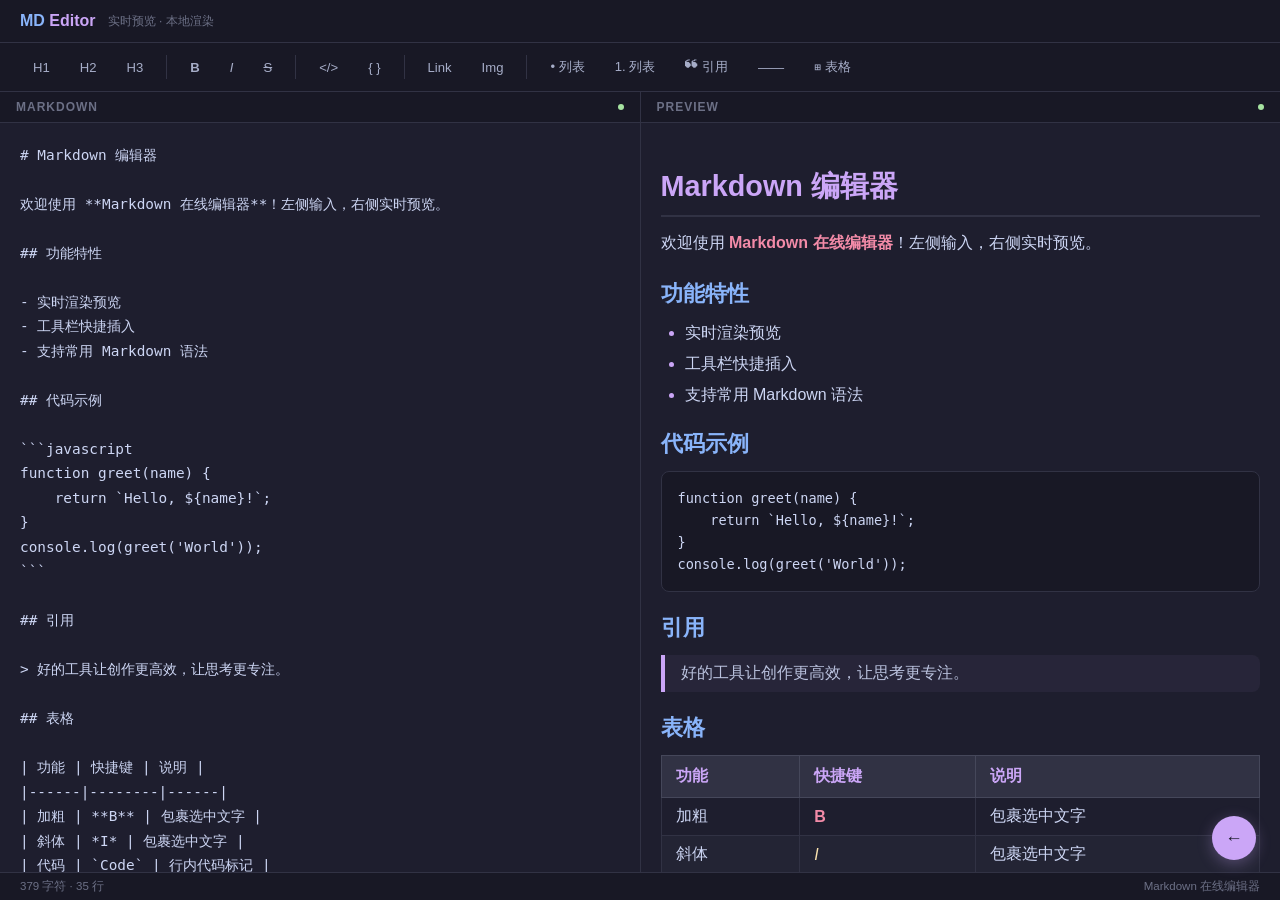
<file: projects/markdown-editor/index.html>
<!DOCTYPE html>
<html lang="zh-CN">
<head>
    <meta charset="UTF-8">
    <meta name="viewport" content="width=device-width, initial-scale=1.0">
    <title>Markdown 在线编辑器</title>
    <link rel="icon" href="data:image/svg+xml,%3Csvg xmlns='http://www.w3.org/2000/svg' viewBox='0 0 100 100'%3E%3Crect width='100' height='100' rx='20' fill='%23334155'/%3E%3Ctext x='50' y='62' font-family='system-ui,sans-serif' font-size='44' font-weight='800' fill='white' text-anchor='middle'%3EM%3C/text%3E%3Cpath d='M68 72l8-8 8 8' stroke='%2360a5fa' stroke-width='4' fill='none' stroke-linecap='round' stroke-linejoin='round'/%3E%3C/svg%3E" type="image/svg+xml">
    <link rel="stylesheet" href="style.css">
</head>
<body>
    <!-- 头部 -->
    <div class="header">
        <div class="header-left">
            <h1><span>MD</span> Editor</h1>
            <span class="header-hint">实时预览 · 本地渲染</span>
        </div>
    </div>

    <!-- 工具栏 -->
    <div class="toolbar">
        <button class="tool-btn" onclick="insertMarkdown('heading1')" title="一级标题">H1</button>
        <button class="tool-btn" onclick="insertMarkdown('heading2')" title="二级标题">H2</button>
        <button class="tool-btn" onclick="insertMarkdown('heading3')" title="三级标题">H3</button>
        <div class="tool-sep"></div>
        <button class="tool-btn" onclick="insertMarkdown('bold')" title="加粗"><b>B</b></button>
        <button class="tool-btn" onclick="insertMarkdown('italic')" title="斜体"><i>I</i></button>
        <button class="tool-btn" onclick="insertMarkdown('strike')" title="删除线"><s>S</s></button>
        <div class="tool-sep"></div>
        <button class="tool-btn" onclick="insertMarkdown('code')" title="行内代码">&lt;/&gt;</button>
        <button class="tool-btn" onclick="insertMarkdown('codeblock')" title="代码块">{ }</button>
        <div class="tool-sep"></div>
        <button class="tool-btn" onclick="insertMarkdown('link')" title="链接">Link</button>
        <button class="tool-btn" onclick="insertMarkdown('image')" title="图片">Img</button>
        <div class="tool-sep"></div>
        <button class="tool-btn" onclick="insertMarkdown('ul')" title="无序列表">• 列表</button>
        <button class="tool-btn" onclick="insertMarkdown('ol')" title="有序列表">1. 列表</button>
        <button class="tool-btn" onclick="insertMarkdown('quote')" title="引用">❝ 引用</button>
        <button class="tool-btn" onclick="insertMarkdown('hr')" title="分割线">——</button>
        <button class="tool-btn" onclick="insertMarkdown('table')" title="表格">⊞ 表格</button>
    </div>

    <!-- 编辑区域 -->
    <div class="editor-wrap">
        <div class="pane">
            <div class="pane-header"><span>Markdown</span><span class="dot"></span></div>
            <textarea id="editor" placeholder="在这里输入 Markdown 内容..." spellcheck="false"></textarea>
        </div>
        <div class="divider"></div>
        <div class="pane">
            <div class="pane-header"><span>Preview</span><span class="dot"></span></div>
            <div id="preview" class="md"></div>
        </div>
    </div>

    <!-- 状态栏 -->
    <div class="statusbar">
        <span id="charCount">0 字符 · 0 行</span>
        <span>Markdown 在线编辑器</span>
    </div>

    <a href="../../index.html" class="back-link" title="返回作品集">←</a>

    <script>
        const editor = document.getElementById('editor');
        const preview = document.getElementById('preview');
        const charCount = document.getElementById('charCount');

        const defaultContent = `# Markdown 编辑器

欢迎使用 **Markdown 在线编辑器**！左侧输入，右侧实时预览。

## 功能特性

- 实时渲染预览
- 工具栏快捷插入
- 支持常用 Markdown 语法

## 代码示例

\`\`\`javascript
function greet(name) {
    return \`Hello, \${name}!\`;
}
console.log(greet('World'));
\`\`\`

## 引用

> 好的工具让创作更高效，让思考更专注。

## 表格

| 功能 | 快捷键 | 说明 |
|------|--------|------|
| 加粗 | **B** | 包裹选中文字 |
| 斜体 | *I* | 包裹选中文字 |
| 代码 | \`Code\` | 行内代码标记 |

---

*开始编辑吧！*
`;

        function parseMarkdown(text) {
            let html = text;
            html = html.replace(/&/g, '&amp;').replace(/</g, '&lt;').replace(/>/g, '&gt;');

            const codeBlocks = [];
            html = html.replace(/```(\w*)\n([\s\S]*?)```/g, (match, lang, code) => {
                const index = codeBlocks.length;
                codeBlocks.push(`<pre><code class="lang-${lang}">${code}</code></pre>`);
                return `%%CODEBLOCK${index}%%`;
            });

            const inlineCodes = [];
            html = html.replace(/`([^`]+)`/g, (match, code) => {
                const index = inlineCodes.length;
                inlineCodes.push(`<code>${code}</code>`);
                return `%%INLINECODE${index}%%`;
            });

            html = html.replace(/^#### (.+)$/gm, '<h4>$1</h4>');
            html = html.replace(/^### (.+)$/gm, '<h3>$1</h3>');
            html = html.replace(/^## (.+)$/gm, '<h2>$1</h2>');
            html = html.replace(/^# (.+)$/gm, '<h1>$1</h1>');
            html = html.replace(/^---+$/gm, '<hr>');
            html = html.replace(/^&gt; (.+)$/gm, '<blockquote>$1</blockquote>');
            html = html.replace(/<\/blockquote>\n<blockquote>/g, '\n');
            html = html.replace(/!\[([^\]]*)\]\(([^)]+)\)/g, '<img src="$2" alt="$1">');
            html = html.replace(/\[([^\]]+)\]\(([^)]+)\)/g, '<a href="$2" target="_blank">$1</a>');
            html = html.replace(/\*\*\*(.+?)\*\*\*/g, '<strong><em>$1</em></strong>');
            html = html.replace(/\*\*(.+?)\*\*/g, '<strong>$1</strong>');
            html = html.replace(/\*(.+?)\*/g, '<em>$1</em>');
            html = html.replace(/~~(.+?)~~/g, '<del>$1</del>');
            html = html.replace(/^[-*] (.+)$/gm, '<li>$1</li>');
            html = html.replace(/((?:<li>.*<\/li>\n?)+)/g, '<ul>$1</ul>');
            html = html.replace(/^\d+\. (.+)$/gm, '<li>$1</li>');

            html = html.replace(/^(\|.+\|)\n(\|[-| :]+\|)\n((?:\|.+\|\n?)*)/gm, (match, header, separator, body) => {
                const headers = header.split('|').filter(c => c.trim()).map(c => `<th>${c.trim()}</th>`).join('');
                const rows = body.trim().split('\n').map(row => {
                    const cells = row.split('|').filter(c => c.trim()).map(c => `<td>${c.trim()}</td>`).join('');
                    return `<tr>${cells}</tr>`;
                }).join('');
                return `<table><thead><tr>${headers}</tr></thead><tbody>${rows}</tbody></table>`;
            });

            html = html.split('\n').map(line => {
                const trimmed = line.trim();
                if (!trimmed) return '';
                if (trimmed.startsWith('<') || trimmed.startsWith('%%')) return line;
                return `<p>${line}</p>`;
            }).join('\n');

            codeBlocks.forEach((block, i) => {
                html = html.replace(`%%CODEBLOCK${i}%%`, block);
            });
            inlineCodes.forEach((code, i) => {
                html = html.replace(`%%INLINECODE${i}%%`, code);
            });

            return html;
        }

        function updatePreview() {
            const text = editor.value;
            preview.innerHTML = parseMarkdown(text);
            const chars = text.length;
            const lines = text.split('\n').length;
            charCount.textContent = `${chars} 字符 · ${lines} 行`;
        }

        editor.addEventListener('input', updatePreview);

        editor.addEventListener('keydown', (e) => {
            if (e.key === 'Tab') {
                e.preventDefault();
                const start = editor.selectionStart;
                const end = editor.selectionEnd;
                editor.value = editor.value.substring(0, start) + '    ' + editor.value.substring(end);
                editor.selectionStart = editor.selectionEnd = start + 4;
                updatePreview();
            }
        });

        function insertMarkdown(type) {
            const start = editor.selectionStart;
            const end = editor.selectionEnd;
            const selected = editor.value.substring(start, end);
            let before = '', after = '', newCursorPos;

            switch (type) {
                case 'heading1': before = '# '; break;
                case 'heading2': before = '## '; break;
                case 'heading3': before = '### '; break;
                case 'bold': before = '**'; after = '**'; break;
                case 'italic': before = '*'; after = '*'; break;
                case 'strike': before = '~~'; after = '~~'; break;
                case 'code': before = '`'; after = '`'; break;
                case 'codeblock': before = '```\n'; after = '\n```'; break;
                case 'link': before = '['; after = '](url)'; break;
                case 'image': before = '!['; after = '](url)'; break;
                case 'ul': before = '- '; break;
                case 'ol': before = '1. '; break;
                case 'quote': before = '> '; break;
                case 'hr': before = '\n---\n'; break;
                case 'table': before = '\n| 列1 | 列2 | 列3 |\n|------|------|------|\n| 内容 | 内容 | 内容 |\n'; break;
            }

            const replacement = before + (selected || '') + after;
            editor.value = editor.value.substring(0, start) + replacement + editor.value.substring(end);
            newCursorPos = selected ? start + replacement.length : start + before.length;
            editor.selectionStart = editor.selectionEnd = newCursorPos;
            editor.focus();
            updatePreview();
        }

        editor.value = defaultContent;
        updatePreview();
    </script>
</body>
</html>
</file>
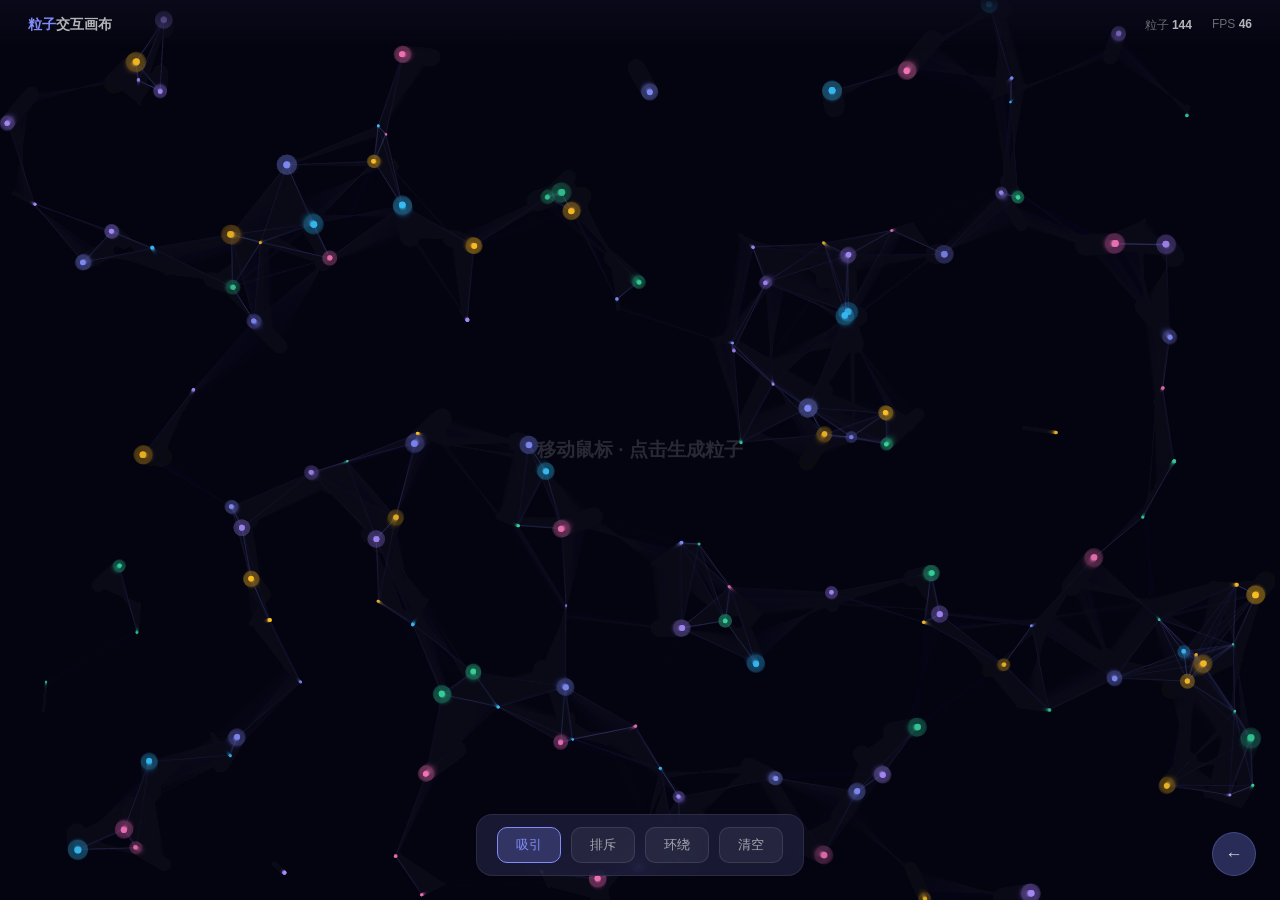
<file: projects/particle-canvas/index.html>
<!DOCTYPE html>
<html lang="zh-CN">
<head>
    <meta charset="UTF-8">
    <meta name="viewport" content="width=device-width, initial-scale=1.0">
    <title>粒子交互画布</title>
    <link rel="icon" href="data:image/svg+xml,%3Csvg xmlns='http://www.w3.org/2000/svg' viewBox='0 0 100 100'%3E%3Cdefs%3E%3ClinearGradient id='g' x1='0%25' y1='0%25' x2='100%25' y2='100%25'%3E%3Cstop offset='0%25' stop-color='%232563eb'/%3E%3Cstop offset='100%25' stop-color='%237c3aed'/%3E%3C/linearGradient%3E%3C/defs%3E%3Crect width='100' height='100' rx='20' fill='url(%23g)'/%3E%3Ccircle cx='35' cy='35' r='6' fill='white'/%3E%3Ccircle cx='65' cy='30' r='4' fill='rgba(255,255,255,0.7)'/%3E%3Ccircle cx='50' cy='55' r='8' fill='white'/%3E%3Ccircle cx='28' cy='65' r='3' fill='rgba(255,255,255,0.5)'/%3E%3Ccircle cx='72' cy='60' r='5' fill='rgba(255,255,255,0.7)'/%3E%3Ccircle cx='45' cy='78' r='4' fill='rgba(255,255,255,0.5)'/%3E%3C/svg%3E" type="image/svg+xml">
    <link rel="stylesheet" href="style.css">
</head>
<body>
    <canvas id="canvas"></canvas>

    <!-- 顶部信息 -->
    <div class="info-bar">
        <div class="info-title"><span>粒子</span>交互画布</div>
        <div class="info-stats">
            <div class="stat">粒子 <strong id="particleCount">0</strong></div>
            <div class="stat">FPS <strong id="fpsCount">0</strong></div>
        </div>
    </div>

    <!-- 提示 -->
    <div class="hint" id="hint">移动鼠标 · 点击生成粒子</div>

    <!-- 控制面板 -->
    <div class="controls">
        <button class="ctrl-btn active" data-mode="attract">吸引</button>
        <button class="ctrl-btn" data-mode="repel">排斥</button>
        <button class="ctrl-btn" data-mode="orbit">环绕</button>
        <button class="ctrl-btn" id="clearBtn">清空</button>
    </div>

    <a href="../../index.html" class="back-link" title="返回作品集">←</a>

    <script>
        const canvas = document.getElementById('canvas');
        const ctx = canvas.getContext('2d');
        let width, height;
        let particles = [];
        let mouse = { x: -1000, y: -1000, active: false };
        let mode = 'attract';
        let lastTime = performance.now();
        let frameCount = 0;
        let fps = 0;

        const colors = [
            'rgba(129,140,248,',
            'rgba(167,139,250,',
            'rgba(56,189,248,',
            'rgba(52,211,153,',
            'rgba(251,191,36,',
            'rgba(244,114,182,',
        ];

        function resize() {
            width = canvas.width = window.innerWidth;
            height = canvas.height = window.innerHeight;
        }
        resize();
        window.addEventListener('resize', resize);

        class Particle {
            constructor(x, y, vx, vy) {
                this.x = x || Math.random() * width;
                this.y = y || Math.random() * height;
                this.vx = vx || (Math.random() - 0.5) * 2;
                this.vy = vy || (Math.random() - 0.5) * 2;
                this.radius = Math.random() * 2.5 + 1;
                this.baseRadius = this.radius;
                this.color = colors[Math.floor(Math.random() * colors.length)];
                this.alpha = Math.random() * 0.5 + 0.5;
                this.life = 1;
                this.decay = 0;
            }

            update() {
                if (mouse.active) {
                    const dx = mouse.x - this.x;
                    const dy = mouse.y - this.y;
                    const dist = Math.sqrt(dx * dx + dy * dy);
                    const maxDist = 200;

                    if (dist < maxDist) {
                        const force = (1 - dist / maxDist) * 0.8;
                        const angle = Math.atan2(dy, dx);

                        if (mode === 'attract') {
                            this.vx += Math.cos(angle) * force;
                            this.vy += Math.sin(angle) * force;
                        } else if (mode === 'repel') {
                            this.vx -= Math.cos(angle) * force * 1.5;
                            this.vy -= Math.sin(angle) * force * 1.5;
                        } else if (mode === 'orbit') {
                            this.vx += Math.cos(angle + Math.PI / 2) * force;
                            this.vy += Math.sin(angle + Math.PI / 2) * force;
                        }

                        this.radius = this.baseRadius + (1 - dist / maxDist) * 3;
                    } else {
                        this.radius += (this.baseRadius - this.radius) * 0.1;
                    }
                } else {
                    this.radius += (this.baseRadius - this.radius) * 0.1;
                }

                this.vx *= 0.98;
                this.vy *= 0.98;
                this.x += this.vx;
                this.y += this.vy;

                if (this.x < 0) { this.x = 0; this.vx *= -0.8; }
                if (this.x > width) { this.x = width; this.vx *= -0.8; }
                if (this.y < 0) { this.y = 0; this.vy *= -0.8; }
                if (this.y > height) { this.y = height; this.vy *= -0.8; }

                if (this.decay > 0) {
                    this.life -= this.decay;
                }
            }

            draw() {
                const alpha = this.alpha * this.life;
                ctx.beginPath();
                ctx.arc(this.x, this.y, this.radius, 0, Math.PI * 2);
                ctx.fillStyle = this.color + alpha + ')';
                ctx.fill();

                if (this.radius > 2) {
                    ctx.beginPath();
                    ctx.arc(this.x, this.y, this.radius * 3, 0, Math.PI * 2);
                    ctx.fillStyle = this.color + (alpha * 0.1) + ')';
                    ctx.fill();
                }
            }
        }

        function init() {
            particles = [];
            const count = Math.min(150, Math.floor(width * height / 8000));
            for (let i = 0; i < count; i++) {
                particles.push(new Particle());
            }
        }
        init();

        function drawLines() {
            const maxDist = 120;
            for (let i = 0; i < particles.length; i++) {
                for (let j = i + 1; j < particles.length; j++) {
                    const dx = particles[i].x - particles[j].x;
                    const dy = particles[i].y - particles[j].y;
                    const dist = Math.sqrt(dx * dx + dy * dy);
                    if (dist < maxDist) {
                        const alpha = (1 - dist / maxDist) * 0.15 * particles[i].life * particles[j].life;
                        ctx.beginPath();
                        ctx.moveTo(particles[i].x, particles[i].y);
                        ctx.lineTo(particles[j].x, particles[j].y);
                        ctx.strokeStyle = `rgba(129,140,248,${alpha})`;
                        ctx.lineWidth = 0.5;
                        ctx.stroke();
                    }
                }
            }
        }

        function animate() {
            ctx.fillStyle = 'rgba(10,10,26,0.15)';
            ctx.fillRect(0, 0, width, height);

            drawLines();

            particles.forEach(p => {
                p.update();
                p.draw();
            });

            particles = particles.filter(p => p.life > 0);

            document.getElementById('particleCount').textContent = particles.length;

            frameCount++;
            const now = performance.now();
            if (now - lastTime >= 1000) {
                fps = frameCount;
                frameCount = 0;
                lastTime = now;
                document.getElementById('fpsCount').textContent = fps;
            }

            requestAnimationFrame(animate);
        }
        animate();

        canvas.addEventListener('mousemove', (e) => {
            mouse.x = e.clientX;
            mouse.y = e.clientY;
            mouse.active = true;
            const hint = document.getElementById('hint');
            if (hint) hint.style.opacity = '0';
        });

        canvas.addEventListener('mouseleave', () => {
            mouse.active = false;
        });

        canvas.addEventListener('click', (e) => {
            const count = 20;
            for (let i = 0; i < count; i++) {
                const angle = (Math.PI * 2 / count) * i;
                const speed = Math.random() * 4 + 2;
                const p = new Particle(
                    e.clientX,
                    e.clientY,
                    Math.cos(angle) * speed,
                    Math.sin(angle) * speed
                );
                p.decay = 0.005 + Math.random() * 0.005;
                p.radius = Math.random() * 3 + 1.5;
                p.baseRadius = p.radius;
                particles.push(p);
            }
        });

        canvas.addEventListener('touchmove', (e) => {
            e.preventDefault();
            const touch = e.touches[0];
            mouse.x = touch.clientX;
            mouse.y = touch.clientY;
            mouse.active = true;
            const hint = document.getElementById('hint');
            if (hint) hint.style.opacity = '0';
        }, { passive: false });

        canvas.addEventListener('touchend', () => {
            mouse.active = false;
        });

        document.querySelectorAll('.ctrl-btn[data-mode]').forEach(btn => {
            btn.addEventListener('click', () => {
                document.querySelectorAll('.ctrl-btn[data-mode]').forEach(b => b.classList.remove('active'));
                btn.classList.add('active');
                mode = btn.dataset.mode;
            });
        });

        document.getElementById('clearBtn').addEventListener('click', () => {
            particles = [];
            ctx.fillStyle = 'rgba(10,10,26,1)';
            ctx.fillRect(0, 0, width, height);
            setTimeout(init, 300);
        });
    </script>
</body>
</html>
</file>
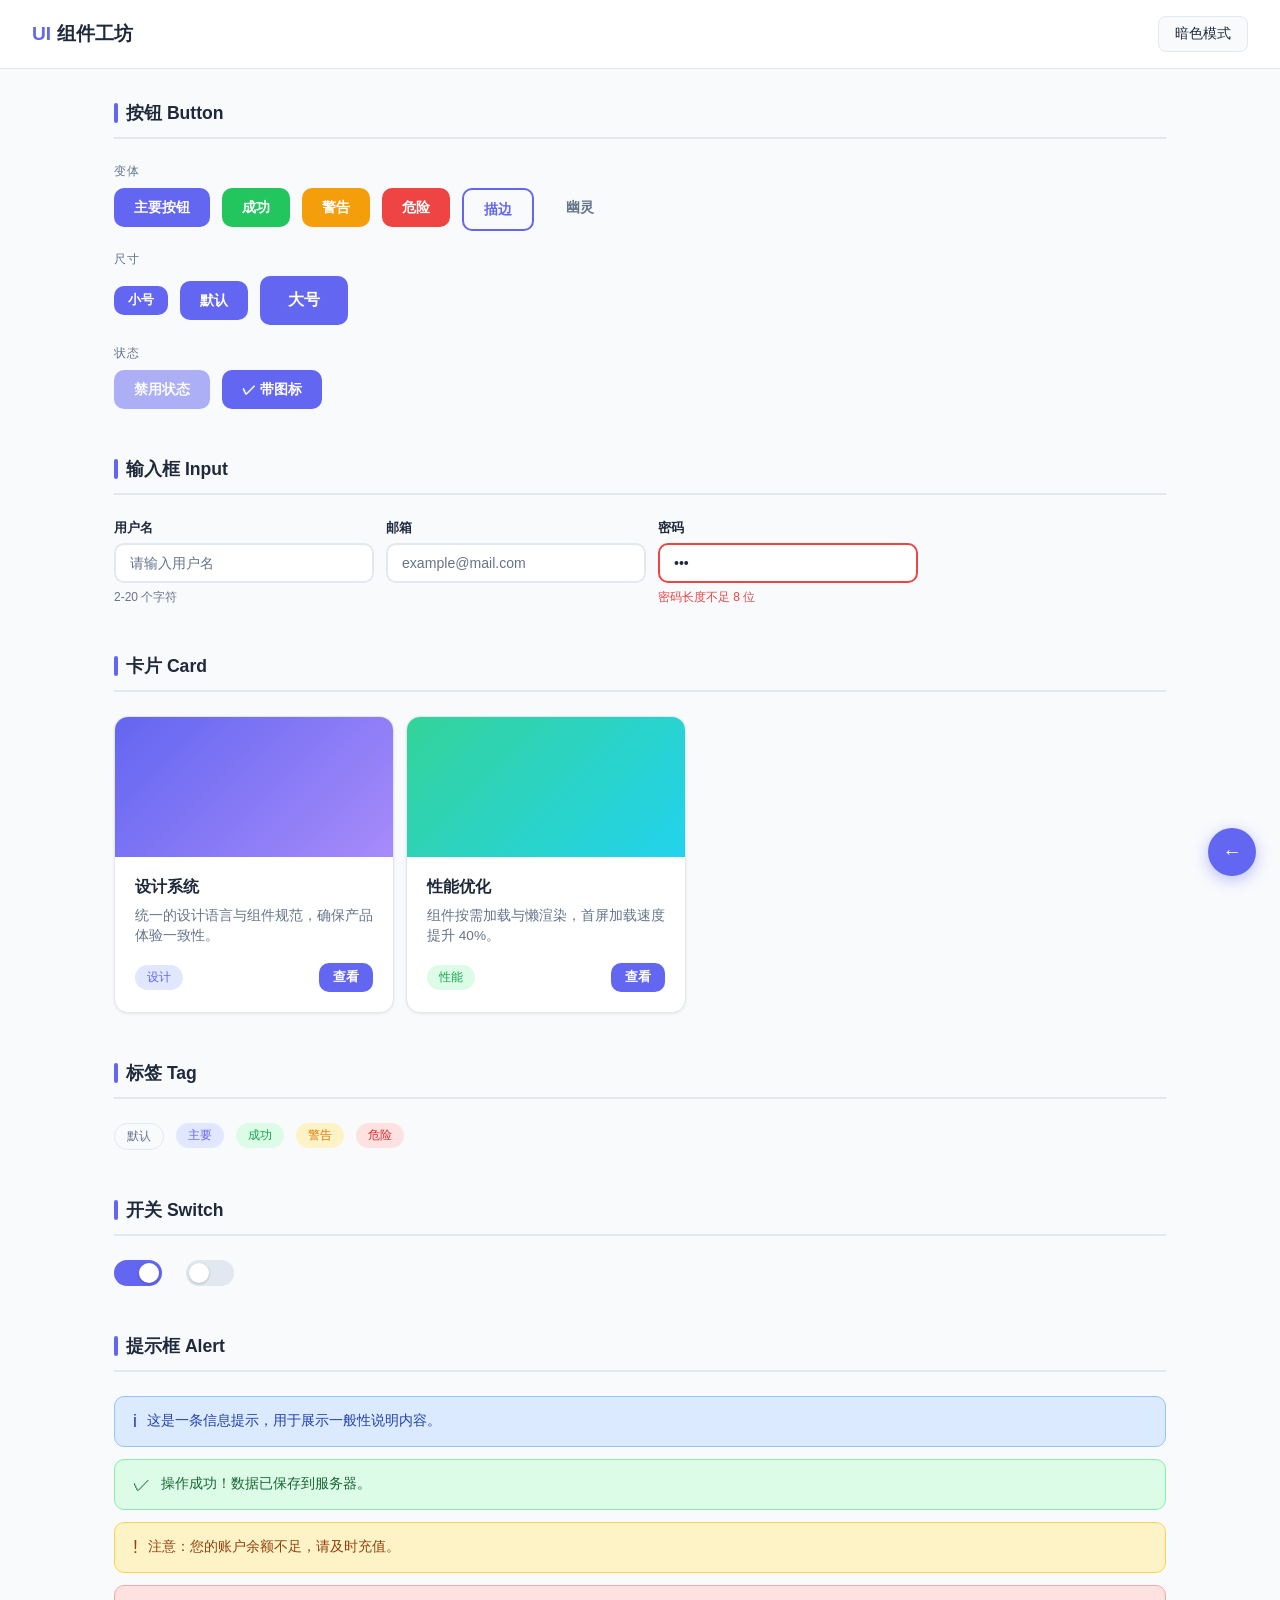
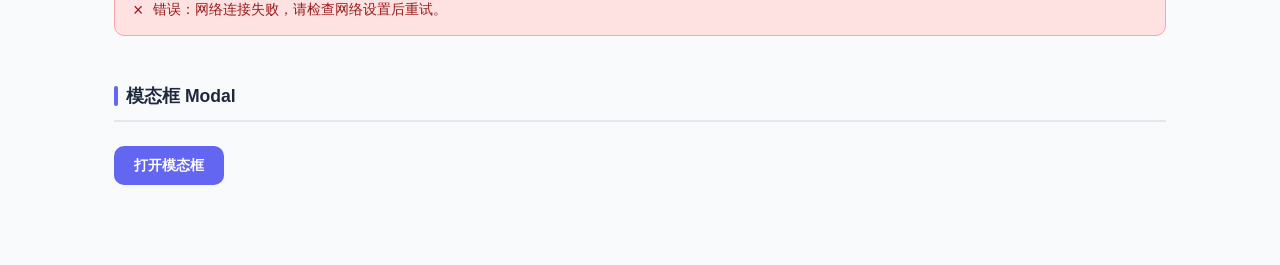
<file: projects/ui-components/index.html>
<!DOCTYPE html>
<html lang="zh-CN">
<head>
    <meta charset="UTF-8">
    <meta name="viewport" content="width=device-width, initial-scale=1.0">
    <title>UI 组件工坊</title>
    <link rel="icon" href="data:image/svg+xml,%3Csvg xmlns='http://www.w3.org/2000/svg' viewBox='0 0 100 100'%3E%3Cdefs%3E%3ClinearGradient id='g' x1='0%25' y1='0%25' x2='100%25' y2='100%25'%3E%3Cstop offset='0%25' stop-color='%237c3aed'/%3E%3Cstop offset='100%25' stop-color='%232563eb'/%3E%3C/linearGradient%3E%3C/defs%3E%3Crect width='100' height='100' rx='20' fill='url(%23g)'/%3E%3Crect x='20' y='20' width='25' height='25' rx='5' fill='white'/%3E%3Crect x='55' y='20' width='25' height='25' rx='5' fill='rgba(255,255,255,0.6)'/%3E%3Crect x='20' y='55' width='25' height='25' rx='5' fill='rgba(255,255,255,0.6)'/%3E%3Crect x='55' y='55' width='25' height='25' rx='5' fill='white'/%3E%3C/svg%3E" type="image/svg+xml">
    <link rel="stylesheet" href="style.css">
</head>
<body>
    <!-- 头部 -->
    <div class="header">
        <h1><span>UI</span> 组件工坊</h1>
        <button class="theme-toggle" onclick="toggleTheme()">暗色模式</button>
    </div>

    <div class="container">
        <!-- 按钮 -->
        <div class="section">
            <h2 class="section-title">按钮 Button</h2>
            <div class="component-label">变体</div>
            <div class="component-row">
                <button class="btn btn-primary">主要按钮</button>
                <button class="btn btn-success">成功</button>
                <button class="btn btn-warning">警告</button>
                <button class="btn btn-danger">危险</button>
                <button class="btn btn-outline">描边</button>
                <button class="btn btn-ghost">幽灵</button>
            </div>
            <div class="component-label" style="margin-top:20px;">尺寸</div>
            <div class="component-row" style="align-items: center;">
                <button class="btn btn-primary btn-sm">小号</button>
                <button class="btn btn-primary">默认</button>
                <button class="btn btn-primary btn-lg">大号</button>
            </div>
            <div class="component-label" style="margin-top:20px;">状态</div>
            <div class="component-row">
                <button class="btn btn-primary" disabled>禁用状态</button>
                <button class="btn btn-primary">✓ 带图标</button>
            </div>
        </div>

        <!-- 输入框 -->
        <div class="section">
            <h2 class="section-title">输入框 Input</h2>
            <div class="component-row">
                <div class="input-group">
                    <label class="input-label">用户名</label>
                    <input class="input" type="text" placeholder="请输入用户名">
                    <span class="input-hint">2-20 个字符</span>
                </div>
                <div class="input-group">
                    <label class="input-label">邮箱</label>
                    <input class="input" type="email" placeholder="example@mail.com">
                </div>
                <div class="input-group">
                    <label class="input-label">密码</label>
                    <input class="input input-error" type="password" placeholder="至少 8 位" value="123">
                    <span class="input-hint error">密码长度不足 8 位</span>
                </div>
            </div>
        </div>

        <!-- 卡片 -->
        <div class="section">
            <h2 class="section-title">卡片 Card</h2>
            <div class="component-row">
                <div class="card">
                    <div class="card-img"></div>
                    <div class="card-body">
                        <h3>设计系统</h3>
                        <p>统一的设计语言与组件规范，确保产品体验一致性。</p>
                        <div class="card-footer">
                            <span class="tag tag-primary">设计</span>
                            <button class="btn btn-primary btn-sm">查看</button>
                        </div>
                    </div>
                </div>
                <div class="card">
                    <div class="card-img" style="background: linear-gradient(135deg, #34d399, #22d3ee);"></div>
                    <div class="card-body">
                        <h3>性能优化</h3>
                        <p>组件按需加载与懒渲染，首屏加载速度提升 40%。</p>
                        <div class="card-footer">
                            <span class="tag tag-success">性能</span>
                            <button class="btn btn-primary btn-sm">查看</button>
                        </div>
                    </div>
                </div>
            </div>
        </div>

        <!-- 标签 -->
        <div class="section">
            <h2 class="section-title">标签 Tag</h2>
            <div class="component-row">
                <span class="tag tag-default">默认</span>
                <span class="tag tag-primary">主要</span>
                <span class="tag tag-success">成功</span>
                <span class="tag tag-warning">警告</span>
                <span class="tag tag-danger">危险</span>
            </div>
        </div>

        <!-- 开关 -->
        <div class="section">
            <h2 class="section-title">开关 Switch</h2>
            <div class="component-row" style="align-items: center; gap: 24px;">
                <label class="switch"><input type="checkbox" checked><span class="switch-slider"></span></label>
                <label class="switch"><input type="checkbox"><span class="switch-slider"></span></label>
            </div>
        </div>

        <!-- 提示框 -->
        <div class="section">
            <h2 class="section-title">提示框 Alert</h2>
            <div class="alert alert-info"><span class="alert-icon">i</span><span>这是一条信息提示，用于展示一般性说明内容。</span></div>
            <div class="alert alert-success"><span class="alert-icon">✓</span><span>操作成功！数据已保存到服务器。</span></div>
            <div class="alert alert-warning"><span class="alert-icon">!</span><span>注意：您的账户余额不足，请及时充值。</span></div>
            <div class="alert alert-danger"><span class="alert-icon">×</span><span>错误：网络连接失败，请检查网络设置后重试。</span></div>
        </div>

        <!-- 模态框 -->
        <div class="section">
            <h2 class="section-title">模态框 Modal</h2>
            <button class="btn btn-primary" onclick="openModal()">打开模态框</button>
        </div>
    </div>

    <!-- 模态框 -->
    <div class="modal-overlay" id="modalOverlay" onclick="closeModal(event)">
        <div class="modal">
            <h3>确认操作</h3>
            <p>你确定要执行此操作吗？此操作不可撤销，请谨慎考虑后确认。</p>
            <div class="modal-actions">
                <button class="btn btn-ghost" onclick="closeModal()">取消</button>
                <button class="btn btn-primary" onclick="closeModal()">确认</button>
            </div>
        </div>
    </div>

    <a href="../../index.html" class="back-link" title="返回作品集">←</a>

    <script>
        // 主题切换
        function toggleTheme() {
            const body = document.documentElement;
            const isDark = body.getAttribute('data-theme') === 'dark';
            body.setAttribute('data-theme', isDark ? 'light' : 'dark');
            document.querySelector('.theme-toggle').textContent = isDark ? '暗色模式' : '亮色模式';
            localStorage.setItem('ui-theme', isDark ? 'light' : 'dark');
        }

        // 初始化主题
        const savedTheme = localStorage.getItem('ui-theme') || (window.matchMedia('(prefers-color-scheme: dark)').matches ? 'dark' : 'light');
        document.documentElement.setAttribute('data-theme', savedTheme);
        if (savedTheme === 'dark') document.querySelector('.theme-toggle').textContent = '亮色模式';

        // 模态框
        function openModal() {
            document.getElementById('modalOverlay').classList.add('active');
        }
        function closeModal(e) {
            if (e && e.target !== e.currentTarget) return;
            document.getElementById('modalOverlay').classList.remove('active');
        }
    </script>
</body>
</html>
</file>
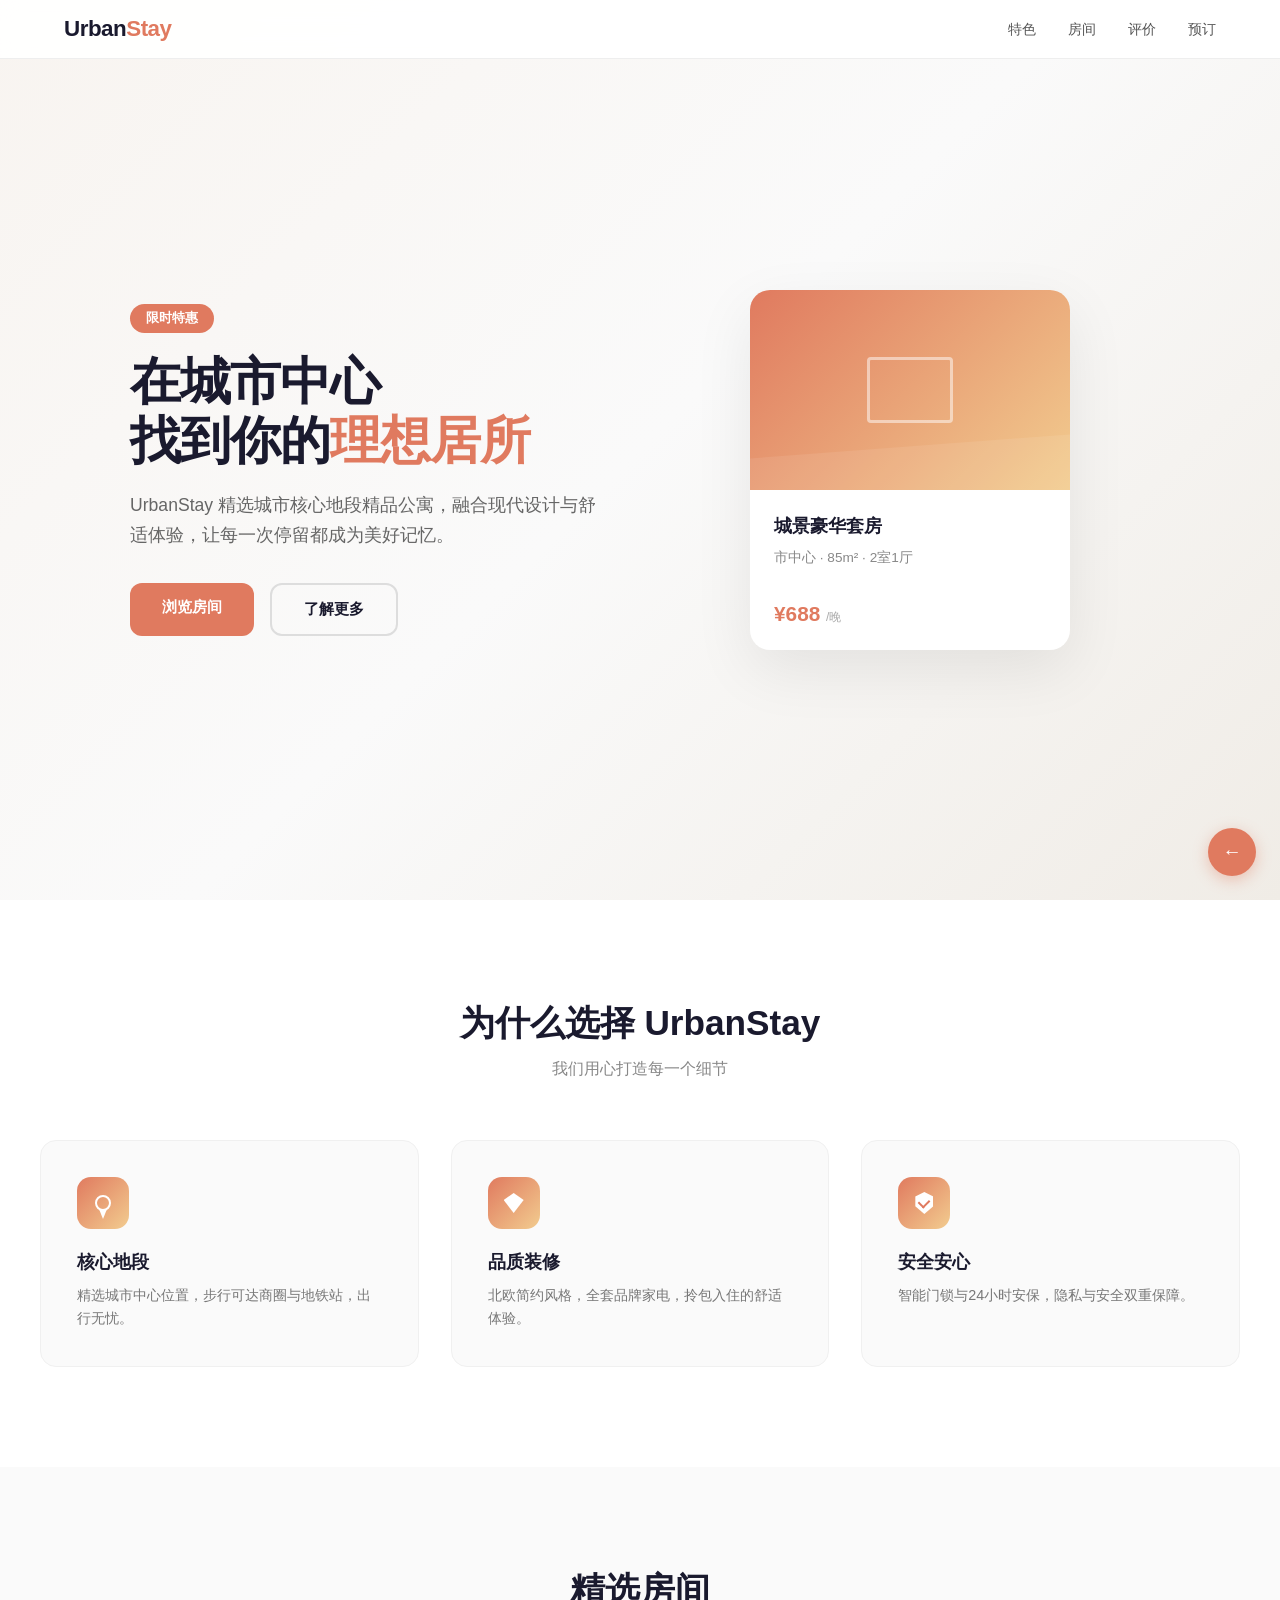
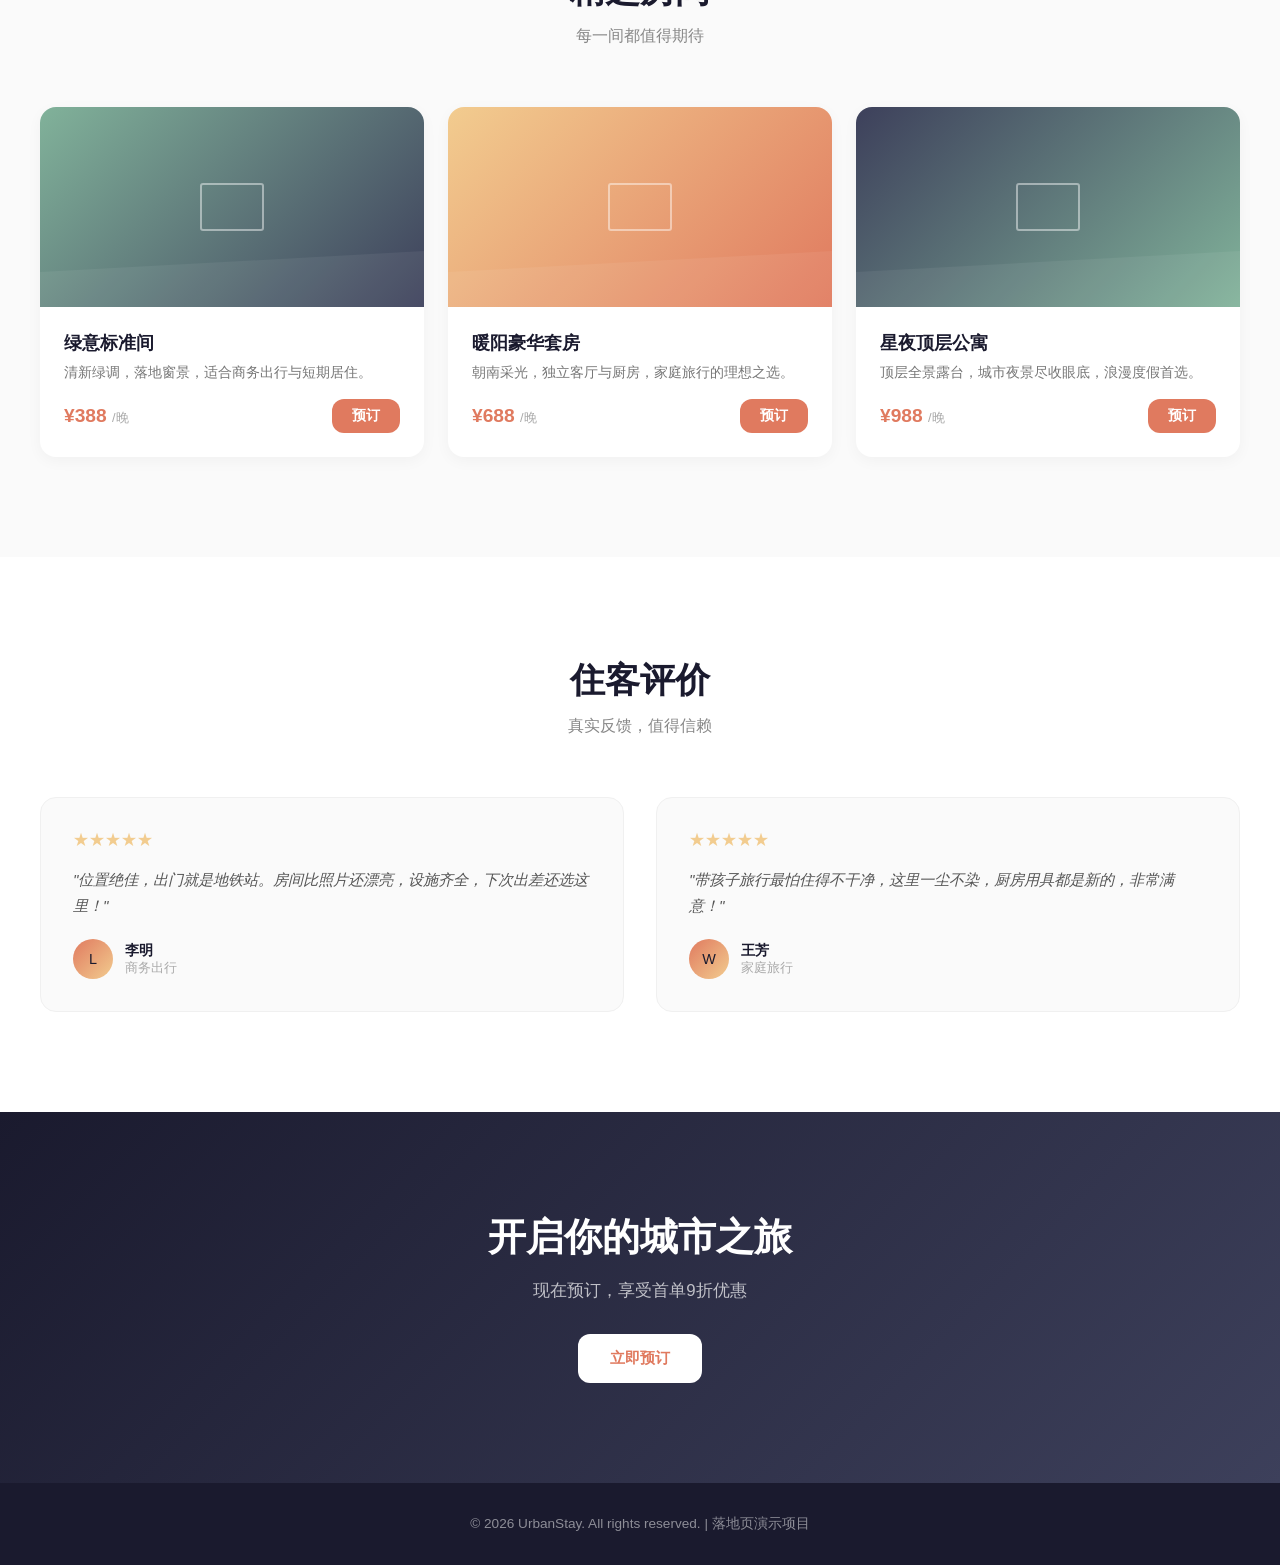
<file: projects/urban-stay/index.html>
<!DOCTYPE html>
<html lang="zh-CN">
<head>
    <meta charset="UTF-8">
    <meta name="viewport" content="width=device-width, initial-scale=1.0">
    <title>UrbanStay 落地页</title>
    <link rel="icon" href="data:image/svg+xml,%3Csvg xmlns='http://www.w3.org/2000/svg' viewBox='0 0 100 100'%3E%3Cdefs%3E%3ClinearGradient id='g' x1='0%25' y1='0%25' x2='100%25' y2='100%25'%3E%3Cstop offset='0%25' stop-color='%23e07a5f'/%3E%3Cstop offset='100%25' stop-color='%23f2cc8f'/%3E%3C/linearGradient%3E%3C/defs%3E%3Crect width='100' height='100' rx='20' fill='url(%23g)'/%3E%3Cpath d='M50 25L20 50h10v25h15V58h10v17h15V50h10z' fill='white'/%3E%3C/svg%3E" type="image/svg+xml">
    <link rel="stylesheet" href="style.css">
</head>
<body>
    <!-- 导航 -->
    <nav class="nav">
        <div class="nav-inner">
            <a href="#" class="nav-logo">Urban<span>Stay</span></a>
            <button class="nav-menu-btn" id="menuBtn" aria-label="菜单">☰</button>
            <ul class="nav-links" id="navLinks">
                <li><a href="#features">特色</a></li>
                <li><a href="#rooms">房间</a></li>
                <li><a href="#testimonials">评价</a></li>
                <li><a href="#cta">预订</a></li>
            </ul>
        </div>
    </nav>

    <!-- Hero -->
    <section class="hero">
        <div class="hero-inner">
            <div>
                <span class="hero-tag">限时特惠</span>
                <h1>在城市中心<br>找到你的<span>理想居所</span></h1>
                <p>UrbanStay 精选城市核心地段精品公寓，融合现代设计与舒适体验，让每一次停留都成为美好记忆。</p>
                <div class="hero-btns">
                    <a href="#rooms" class="btn-primary">浏览房间</a>
                    <a href="#features" class="btn-outline">了解更多</a>
                </div>
            </div>
            <div class="hero-visual">
                <div class="hero-card">
                    <div class="hero-card-img"></div>
                    <div class="hero-card-body">
                        <h3>城景豪华套房</h3>
                        <p>市中心 · 85m² · 2室1厅</p>
                        <div class="hero-card-price">¥688 <small style="font-size:0.75rem;color:#aaa;font-weight:400">/晚</small></div>
                    </div>
                </div>
            </div>
        </div>
    </section>

    <!-- 特色 -->
    <section class="features" id="features">
        <div class="section-header">
            <h2>为什么选择 UrbanStay</h2>
            <p>我们用心打造每一个细节</p>
        </div>
        <div class="features-grid">
            <div class="feature-card">
                <div class="feature-icon icon-location"></div>
                <h3>核心地段</h3>
                <p>精选城市中心位置，步行可达商圈与地铁站，出行无忧。</p>
            </div>
            <div class="feature-card">
                <div class="feature-icon icon-quality"></div>
                <h3>品质装修</h3>
                <p>北欧简约风格，全套品牌家电，拎包入住的舒适体验。</p>
            </div>
            <div class="feature-card">
                <div class="feature-icon icon-security"></div>
                <h3>安全安心</h3>
                <p>智能门锁与24小时安保，隐私与安全双重保障。</p>
            </div>
        </div>
    </section>

    <!-- 房间 -->
    <section class="rooms" id="rooms">
        <div class="section-header">
            <h2>精选房间</h2>
            <p>每一间都值得期待</p>
        </div>
        <div class="rooms-grid">
            <div class="room-card">
                <div class="room-img r1"></div>
                <div class="room-body">
                    <h3>绿意标准间</h3>
                    <p>清新绿调，落地窗景，适合商务出行与短期居住。</p>
                    <div class="room-footer">
                        <div class="room-price">¥388 <span>/晚</span></div>
                        <a href="#" class="btn-primary" style="padding:8px 20px;font-size:0.85rem;">预订</a>
                    </div>
                </div>
            </div>
            <div class="room-card">
                <div class="room-img r2"></div>
                <div class="room-body">
                    <h3>暖阳豪华套房</h3>
                    <p>朝南采光，独立客厅与厨房，家庭旅行的理想之选。</p>
                    <div class="room-footer">
                        <div class="room-price">¥688 <span>/晚</span></div>
                        <a href="#" class="btn-primary" style="padding:8px 20px;font-size:0.85rem;">预订</a>
                    </div>
                </div>
            </div>
            <div class="room-card">
                <div class="room-img r3"></div>
                <div class="room-body">
                    <h3>星夜顶层公寓</h3>
                    <p>顶层全景露台，城市夜景尽收眼底，浪漫度假首选。</p>
                    <div class="room-footer">
                        <div class="room-price">¥988 <span>/晚</span></div>
                        <a href="#" class="btn-primary" style="padding:8px 20px;font-size:0.85rem;">预订</a>
                    </div>
                </div>
            </div>
        </div>
    </section>

    <!-- 评价 -->
    <section class="testimonials" id="testimonials">
        <div class="section-header">
            <h2>住客评价</h2>
            <p>真实反馈，值得信赖</p>
        </div>
        <div class="testimonials-grid">
            <div class="testimonial-card">
                <div class="testimonial-stars">★★★★★</div>
                <p class="testimonial-text">"位置绝佳，出门就是地铁站。房间比照片还漂亮，设施齐全，下次出差还选这里！"</p>
                <div class="testimonial-author">
                    <div class="testimonial-avatar">L</div>
                    <div>
                        <div class="testimonial-name">李明</div>
                        <div class="testimonial-role">商务出行</div>
                    </div>
                </div>
            </div>
            <div class="testimonial-card">
                <div class="testimonial-stars">★★★★★</div>
                <p class="testimonial-text">"带孩子旅行最怕住得不干净，这里一尘不染，厨房用具都是新的，非常满意！"</p>
                <div class="testimonial-author">
                    <div class="testimonial-avatar">W</div>
                    <div>
                        <div class="testimonial-name">王芳</div>
                        <div class="testimonial-role">家庭旅行</div>
                    </div>
                </div>
            </div>
        </div>
    </section>

    <!-- CTA -->
    <section class="cta" id="cta">
        <h2>开启你的城市之旅</h2>
        <p>现在预订，享受首单9折优惠</p>
        <a href="#" class="btn-primary" style="background:white;color:#e07a5f;">立即预订</a>
    </section>

    <!-- Footer -->
    <footer class="footer">
        <p>&copy; 2026 UrbanStay. All rights reserved. | 落地页演示项目</p>
    </footer>

    <a href="../../index.html" class="back-link" title="返回作品集">←</a>

    <script>
        // Logo 点击回到顶部
        document.querySelector('.nav-logo').addEventListener('click', function(e) {
            e.preventDefault();
            window.scrollTo({ top: 0, behavior: 'smooth' });
        });

        // 移动端菜单切换
        document.getElementById('menuBtn').addEventListener('click', function() {
            document.getElementById('navLinks').classList.toggle('open');
        });
        // 点击导航链接后关闭菜单
        document.querySelectorAll('.nav-links a').forEach(a => {
            a.addEventListener('click', () => document.getElementById('navLinks').classList.remove('open'));
        });
    </script>
</body>
</html>
</file>
<file: style.css>
/* ========================================
   MrYang 个人作品集 - 样式表
   ======================================== */

/* 基础重置 */
* {
    margin: 0;
    padding: 0;
    box-sizing: border-box;
}

html {
    scroll-behavior: smooth;
}

body {
    background: #f8fafc;
    font-family: system-ui, -apple-system, 'Segoe UI', 'Roboto', 'Noto Sans', sans-serif;
    color: #0f172a;
    line-height: 1.5;
}

/* 容器 */
.container {
    max-width: 1200px;
    margin: 0 auto;
    padding: 0 24px;
}

/* ========================================
   导航栏
   ======================================== */
.navbar {
    background: rgba(255,255,255,0.85);
    backdrop-filter: blur(12px);
    position: sticky;
    top: 0;
    z-index: 10;
    border-bottom: 1px solid #e2e8f0;
    padding: 16px 0;
    transition: all 0.3s ease;
}

.navbar.scrolled {
    background: rgba(255,255,255,0.95);
    box-shadow: 0 2px 20px rgba(0,0,0,0.05);
}

.nav-inner {
    display: flex;
    justify-content: space-between;
    align-items: center;
    flex-wrap: wrap;
    gap: 16px;
}

.logo {
    font-weight: 700;
    font-size: 1.5rem;
    background: linear-gradient(135deg, #2563eb, #7c3aed);
    background-clip: text;
    -webkit-background-clip: text;
    color: transparent;
    letter-spacing: -0.3px;
}

.logo-icon {
    font-family: 'Cascadia Code', 'Fira Code', 'Consolas', monospace;
    font-size: 1.1rem;
    background: linear-gradient(135deg, #2563eb, #7c3aed);
    -webkit-background-clip: text;
    background-clip: text;
    color: transparent;
    font-weight: 800;
    margin-right: 2px;
}

.nav-links {
    display: flex;
    gap: 28px;
    align-items: center;
}

.nav-links a {
    text-decoration: none;
    font-weight: 500;
    color: #1e293b;
    transition: color 0.2s;
    position: relative;
}

.nav-links a::after {
    content: '';
    position: absolute;
    bottom: -4px;
    left: 0;
    width: 0;
    height: 2px;
    background: #2563eb;
    transition: width 0.2s ease;
}

.nav-links a:hover::after {
    width: 100%;
}

.nav-links a:hover {
    color: #2563eb;
}

/* ========================================
   通用板块样式
   ======================================== */
section {
    padding: 64px 0;
    border-bottom: 1px solid #e2e8f0;
}

section:last-child {
    border-bottom: none;
}

.section-header {
    text-align: center;
    margin-bottom: 48px;
}

.section-title {
    font-size: 2rem;
    font-weight: 700;
    letter-spacing: -0.02em;
    margin-bottom: 8px;
    background: linear-gradient(135deg, #2563eb, #7c3aed, #2563eb);
    background-size: 200% auto;
    background-clip: text;
    -webkit-background-clip: text;
    color: transparent;
    animation: titleShimmer 4s ease-in-out infinite;
    position: relative;
    display: inline-block;
}

.section-title::after {
    content: '';
    display: block;
    width: 48px;
    height: 3px;
    border-radius: 2px;
    background: linear-gradient(90deg, #2563eb, #7c3aed);
    margin: 12px auto 0;
}

.section-subtitle {
    font-size: 0.95rem;
    color: #64748b;
    margin-top: 4px;
    letter-spacing: 0.04em;
}

@keyframes titleShimmer {
    0%, 100% { background-position: 0% center; }
    50% { background-position: 200% center; }
}

/* ========================================
   Hero 区域
   ======================================== */
.hero {
    display: flex;
    flex-wrap: wrap;
    align-items: center;
    justify-content: space-between;
    gap: 40px;
    padding: 60px 0 80px;
    position: relative;
    overflow: hidden;
}

.hero::before {
    content: '';
    position: absolute;
    top: -20%;
    right: -10%;
    width: 500px;
    height: 500px;
    background: radial-gradient(circle, rgba(37,99,235,0.1) 0%, transparent 70%);
    border-radius: 50%;
}

.hero::after {
    content: '';
    position: absolute;
    bottom: -10%;
    left: -5%;
    width: 400px;
    height: 400px;
    background: radial-gradient(circle, rgba(124,58,237,0.08) 0%, transparent 70%);
    border-radius: 50%;
}

.hero-content {
    flex: 1.2;
    position: relative;
    z-index: 1;
}

.hero-badge {
    background: #e0f2fe;
    color: #0369a1;
    padding: 8px 16px;
    border-radius: 40px;
    font-size: 0.85rem;
    font-weight: 500;
    display: inline-block;
    margin-bottom: 24px;
    animation: fadeInUp 0.5s ease;
}

.hero-content h1 {
    font-size: 3.2rem;
    font-weight: 800;
    line-height: 1.15;
    letter-spacing: -0.02em;
    margin-bottom: 24px;
    color: #0f172a;
    animation: fadeInUp 0.5s ease 0.1s both;
}

.hero-highlight {
    background: linear-gradient(145deg, #2563eb, #06b6d4);
    background-clip: text;
    -webkit-background-clip: text;
    color: transparent;
    position: relative;
}

.hero-highlight::after {
    content: '';
    position: absolute;
    bottom: 8px;
    left: 0;
    right: 0;
    height: 8px;
    background: linear-gradient(90deg, rgba(37,99,235,0.2), rgba(6,182,212,0.2));
    border-radius: 4px;
    z-index: -1;
}

.hero-desc {
    font-size: 1.15rem;
    color: #475569;
    max-width: 580px;
    margin-bottom: 36px;
    line-height: 1.7;
    animation: fadeInUp 0.5s ease 0.2s both;
}

.btn-group {
    display: flex;
    gap: 16px;
    flex-wrap: wrap;
    animation: fadeInUp 0.5s ease 0.3s both;
}

.btn {
    display: inline-flex;
    align-items: center;
    padding: 14px 32px;
    border-radius: 40px;
    font-weight: 600;
    text-decoration: none;
    transition: all 0.3s ease;
    gap: 8px;
}

.btn-primary {
    background: linear-gradient(135deg, #2563eb, #1d4ed8);
    color: white;
    box-shadow: 0 4px 20px rgba(37,99,235,0.3);
}

.btn-primary:hover {
    background: linear-gradient(135deg, #1d4ed8, #1e40af);
    transform: translateY(-3px);
    box-shadow: 0 8px 30px rgba(37,99,235,0.4);
}

.btn-outline {
    border: 2px solid #cbd5e1;
    color: #334155;
    background: white;
}

.btn-outline:hover {
    border-color: #2563eb;
    color: #2563eb;
    background: rgba(37,99,235,0.05);
    transform: translateY(-2px);
}

.hero-avatar {
    flex: 0.8;
    display: flex;
    justify-content: center;
    position: relative;
    z-index: 1;
}

.avatar-circle {
    width: 240px;
    height: 240px;
    border-radius: 50%;
    background-image: url('images/User.jpg');
    background-size: cover;
    background-repeat: no-repeat;
    background-position: center;
    box-shadow: 0 25px 40px -15px rgba(0,0,0,0.15);
    transition: all 0.4s ease;
    border: 4px solid white;
    position: relative;
}

.avatar-circle::before {
    content: '';
    position: absolute;
    inset: -8px;
    border-radius: 50%;
    background: linear-gradient(135deg, rgba(37,99,235,0.3), rgba(124,58,237,0.3));
    z-index: -1;
    animation: pulse 3s ease-in-out infinite;
}

.avatar-circle:hover {
    transform: scale(1.05);
    box-shadow: 0 30px 50px -20px rgba(0,0,0,0.2);
}

@keyframes fadeInUp {
    from {
        opacity: 0;
        transform: translateY(20px);
    }
    to {
        opacity: 1;
        transform: translateY(0);
    }
}

@keyframes pulse {
    0%, 100% {
        transform: scale(1);
        opacity: 0.6;
    }
    50% {
        transform: scale(1.05);
        opacity: 0.3;
    }
}

/* ========================================
   技能云
   ======================================== */
.skills-grid {
    display: flex;
    flex-wrap: wrap;
    justify-content: center;
    gap: 16px;
    max-width: 900px;
    margin: 0 auto;
}

.skill-tag {
    background: white;
    border-radius: 60px;
    padding: 12px 28px;
    font-weight: 500;
    box-shadow: 0 1px 3px rgba(0,0,0,0.05);
    border: 1px solid #e2e8f0;
    transition: all 0.3s ease;
    font-size: 1rem;
    position: relative;
}

.skill-tag:hover {
    border-color: #2563eb;
    transform: translateY(-3px) scale(1.02);
    box-shadow: 0 12px 28px -12px rgba(37,99,235,0.3);
}

.skill-tag.core {
    background: linear-gradient(135deg, rgba(37,99,235,0.1), rgba(6,182,212,0.1));
    border-color: rgba(37,99,235,0.3);
    color: #1e40af;
}

.skill-tag.core:hover {
    background: linear-gradient(135deg, rgba(37,99,235,0.15), rgba(6,182,212,0.15));
    border-color: #2563eb;
}

.skill-tag.tools {
    background: linear-gradient(135deg, rgba(168,85,247,0.08), rgba(139,92,246,0.08));
    border-color: rgba(168,85,247,0.2);
    color: #7c3aed;
}

.skill-tag.tools:hover {
    border-color: #a855f7;
}

.skill-tag.method {
    background: linear-gradient(135deg, rgba(16,185,129,0.08), rgba(52,211,153,0.08));
    border-color: rgba(16,185,129,0.2);
    color: #059669;
}

.skill-tag.method:hover {
    border-color: #10b981;
}

/* ========================================
   项目卡片网格
   ======================================== */
.projects-grid {
    display: grid;
    grid-template-columns: repeat(4, 1fr);
    gap: 16px;
    margin-top: 20px;
}

.project-card {
    background: white;
    border-radius: 16px;
    overflow: hidden;
    box-shadow: 0 4px 15px rgba(0,0,0,0.03);
    border: 1px solid #eef2ff;
    transition: all 0.4s cubic-bezier(0.4, 0, 0.2, 1);
    aspect-ratio: 1;
    display: flex;
    flex-direction: column;
}

.project-card:hover {
    transform: translateY(-6px);
    border-color: #cbd5e1;
    box-shadow: 0 15px 30px -10px rgba(0,0,0,0.12);
}

.card-img {
    height: 55%;
    background: linear-gradient(145deg, #f8fafc, #f1f5f9);
    display: flex;
    align-items: center;
    justify-content: center;
    position: relative;
}

.card-img::after {
    content: '';
    width: 48px;
    height: 48px;
    border-radius: 12px;
    background: linear-gradient(135deg, #2563eb, #7c3aed);
    opacity: 0.12;
}

.icon-brand::before {
    content: '';
    position: absolute;
    width: 20px;
    height: 24px;
    border: 2.5px solid #2563eb;
    border-radius: 3px;
    z-index: 1;
}

.icon-brand::after {
    background: linear-gradient(135deg, #2563eb, #60a5fa);
    opacity: 0.1;
}

.icon-animation::before {
    content: '';
    position: absolute;
    width: 22px;
    height: 22px;
    border: 2.5px solid #7c3aed;
    border-top-color: transparent;
    border-radius: 50%;
    z-index: 1;
}

.icon-animation::after {
    background: linear-gradient(135deg, #7c3aed, #a78bfa);
    opacity: 0.1;
}

.icon-dashboard::before {
    content: '';
    position: absolute;
    width: 6px;
    height: 20px;
    background: #2563eb;
    border-radius: 2px;
    z-index: 1;
    box-shadow: 10px 6px 0 #60a5fa, -10px 2px 0 #93c5fd;
}

.icon-dashboard::after {
    background: linear-gradient(135deg, #2563eb, #3b82f6);
    opacity: 0.1;
}

.icon-components::before {
    content: '';
    position: absolute;
    width: 18px;
    height: 18px;
    border: 2.5px solid #7c3aed;
    border-radius: 4px;
    z-index: 1;
    box-shadow: 6px 6px 0 -2px rgba(124, 58, 237, 0.3);
}

.icon-components::after {
    background: linear-gradient(135deg, #7c3aed, #a78bfa);
    opacity: 0.1;
}

.icon-particle::before {
    content: '';
    position: absolute;
    width: 8px;
    height: 8px;
    background: #2563eb;
    border-radius: 50%;
    z-index: 1;
    box-shadow: 12px -8px 0 2px #60a5fa, -10px 8px 0 1px #93c5fd, 6px 10px 0 3px #7c3aed;
}

.icon-particle::after {
    background: linear-gradient(135deg, #2563eb, #7c3aed);
    opacity: 0.1;
}

.icon-editor::before {
    content: '';
    position: absolute;
    width: 22px;
    height: 18px;
    border: 2.5px solid #2563eb;
    border-radius: 2px;
    z-index: 1;
    box-shadow: inset 0 -6px 0 -3px rgba(37, 99, 235, 0.2);
}

.icon-editor::after {
    background: linear-gradient(135deg, #2563eb, #3b82f6);
    opacity: 0.1;
}

.icon-color::before {
    content: '';
    position: absolute;
    width: 20px;
    height: 20px;
    border-radius: 50%;
    background: conic-gradient(#2563eb, #7c3aed, #ec4899, #f59e0b, #10b981, #2563eb);
    z-index: 1;
}

.icon-color::after {
    background: linear-gradient(135deg, #7c3aed, #ec4899);
    opacity: 0.1;
}

.card-content {
    padding: 16px;
    flex: 1;
    display: flex;
    flex-direction: column;
}

.card-title {
    font-size: 1.05rem;
    font-weight: 700;
    margin-bottom: 8px;
    line-height: 1.3;
}

.card-desc {
    color: #475569;
    margin-bottom: 12px;
    font-size: 0.78rem;
    line-height: 1.5;
    display: -webkit-box;
    -webkit-line-clamp: 3;
    -webkit-box-orient: vertical;
    overflow: hidden;
}

.tech-stack {
    display: flex;
    flex-wrap: wrap;
    gap: 4px;
    margin-bottom: 10px;
}

.tech-badge {
    background: #f1f5f9;
    padding: 3px 8px;
    border-radius: 16px;
    font-size: 0.62rem;
    font-weight: 500;
    color: #334155;
}

.card-link {
    text-decoration: none;
    font-weight: 600;
    color: #2563eb;
    display: inline-flex;
    align-items: center;
    gap: 4px;
    font-size: 0.78rem;
}

/* ========================================
   关于我 + 联系方式
   ======================================== */
.about-wrap {
    display: flex;
    flex-wrap: wrap;
    gap: 48px;
    justify-content: space-between;
    align-items: flex-start;
}

.about-text {
    flex: 1;
    min-width: 300px;
}

.about-text p {
    font-size: 1.1rem;
    color: #334155;
    margin-bottom: 20px;
    line-height: 1.75;
}

.contact-links {
    display: grid;
    grid-template-columns: repeat(auto-fit, minmax(200px, 1fr));
    gap: 20px;
    margin-top: 32px;
    width: 100%;
}

.contact-card {
    background: white;
    border-radius: 24px;
    padding: 28px 24px;
    text-align: center;
    border: 1px solid #e2e8f0;
    box-shadow: 0 4px 15px rgba(0,0,0,0.02);
    transition: all 0.3s ease;
}

.contact-card:hover {
    transform: translateY(-4px);
    border-color: #cbd5e1;
    box-shadow: 0 12px 30px rgba(0,0,0,0.08);
}

.contact-card h3 {
    font-size: 1.1rem;
    margin-bottom: 12px;
    display: flex;
    align-items: center;
    justify-content: center;
    gap: 8px;
}

.contact-detail {
    color: #2563eb;
    font-weight: 500;
    word-break: break-all;
    font-size: 0.95rem;
}

.contact-detail a {
    color: inherit;
    text-decoration: none;
    transition: color 0.2s;
}

.contact-detail a:hover {
    color: #1d4ed8;
    text-decoration: underline;
}

footer {
    text-align: center;
    padding: 40px 0;
    color: #475569;
    font-size: 0.9rem;
    background: linear-gradient(to top, rgba(37,99,235,0.02), transparent);
}

/* ========================================
   组件样式
   ======================================== */
/* Skip-link 无障碍 */
.skip-link {
    position: absolute;
    top: -100%;
    left: 16px;
    background: #2563eb;
    color: white;
    padding: 8px 16px;
    border-radius: 8px;
    font-weight: 600;
    z-index: 200;
    text-decoration: none;
}

.skip-link:focus {
    top: 16px;
}

/* 主题切换按钮 */
.theme-toggle {
    background: none;
    border: 1px solid #e2e8f0;
    border-radius: 50%;
    width: 40px;
    height: 40px;
    display: flex;
    align-items: center;
    justify-content: center;
    cursor: pointer;
    transition: all 0.2s;
    color: #1e293b;
}

.theme-toggle:hover {
    border-color: #2563eb;
    color: #2563eb;
}

.theme-toggle svg.sun {
    display: none;
}

.theme-toggle svg.moon {
    display: block;
}

/* 移动端菜单按钮 */
.nav-menu-btn {
    display: none;
    background: none;
    border: 1px solid #e2e8f0;
    border-radius: 8px;
    width: 40px;
    height: 40px;
    font-size: 1.3rem;
    cursor: pointer;
    color: #1e293b;
    align-items: center;
    justify-content: center;
    transition: all 0.2s;
}

.nav-menu-btn:hover {
    border-color: #2563eb;
    color: #2563eb;
}

/* ========================================
   响应式适配
   ======================================== */
@media (max-width: 1024px) {
    .projects-grid {
        grid-template-columns: repeat(3, 1fr);
    }
}

@media (max-width: 768px) {
    .nav-menu-btn {
        display: flex;
    }

    .nav-links {
        display: none;
        position: absolute;
        top: 100%;
        left: 0;
        right: 0;
        background: rgba(255,255,255,0.98);
        backdrop-filter: blur(12px);
        flex-direction: column;
        padding: 16px 24px;
        gap: 12px;
        border-bottom: 1px solid #e2e8f0;
        box-shadow: 0 8px 24px rgba(0,0,0,0.08);
    }

    .nav-links.open {
        display: flex;
    }

    .nav-inner {
        position: relative;
    }

    .hero {
        flex-direction: column;
        text-align: center;
        padding: 40px 0 60px;
    }

    .hero-content {
        order: 2;
    }

    .hero-avatar {
        order: 1;
        margin-top: 0;
    }

    .hero-desc {
        max-width: 100%;
    }

    .btn-group {
        justify-content: center;
    }

    .avatar-circle {
        width: 160px;
        height: 160px;
    }

    .hero-content h1 {
        font-size: 2.2rem;
    }

    .hero-desc {
        font-size: 1rem;
    }

    .section-header {
        margin-bottom: 32px;
    }

    .section-title {
        font-size: 1.6rem;
    }

    section {
        padding: 48px 0;
    }

    .projects-grid {
        grid-template-columns: repeat(auto-fill, minmax(260px, 1fr));
        gap: 16px;
    }

    .project-card {
        aspect-ratio: auto;
    }

    .card-img {
        height: 120px;
    }

    .about-text {
        min-width: 100%;
    }

    .contact-links {
        grid-template-columns: 1fr;
    }
}

@media (max-width: 480px) {
    .hero-content h1 {
        font-size: 1.8rem;
    }

    .hero-desc {
        font-size: 0.92rem;
    }

    .btn {
        padding: 12px 24px;
        font-size: 0.9rem;
    }

    .btn-group {
        flex-direction: column;
        align-items: stretch;
    }

    .avatar-circle {
        width: 130px;
        height: 130px;
    }

    .section-title {
        font-size: 1.4rem;
    }

    .skill-tag {
        padding: 8px 18px;
        font-size: 0.88rem;
    }

    .projects-grid {
        grid-template-columns: 1fr;
    }

    .card-content {
        padding: 12px;
    }

    .contact-card {
        padding: 20px 16px;
    }

    footer {
        padding: 24px 0;
        font-size: 0.82rem;
    }
}

/* 暗色模式下的移动端菜单 */
body.dark .nav-menu-btn {
    border-color: #334155;
    color: #e2e8f0;
}

body.dark .nav-menu-btn:hover {
    border-color: #60a5fa;
    color: #60a5fa;
}

body.dark .nav-links {
    background: rgba(15,23,42,0.98);
    border-bottom-color: #1e293b;
}

/* ========================================
   暗色模式
   ======================================== */
body.dark {
    background: #0f172a;
    color: #e2e8f0;
}

body.dark .navbar {
    background: rgba(15,23,42,0.85);
    border-bottom-color: #1e293b;
}

body.dark .nav-links a {
    color: #cbd5e1;
}

body.dark .nav-links a:hover {
    color: #60a5fa;
}

body.dark .section-title {
    background: linear-gradient(135deg, #60a5fa, #a78bfa, #60a5fa);
    background-size: 200% auto;
    background-clip: text;
    -webkit-background-clip: text;
    color: transparent;
    animation: titleShimmer 4s ease-in-out infinite;
}

body.dark .section-title::after {
    background: linear-gradient(90deg, #60a5fa, #a78bfa);
}

body.dark .section-subtitle {
    color: #94a3b8;
}

body.dark .hero-badge {
    background: #172554;
    color: #93c5fd;
}

body.dark .hero-content h1 {
    color: #f1f5f9;
}

body.dark .hero-desc {
    color: #94a3b8;
}

body.dark .btn-outline {
    border-color: #334155;
    color: #e2e8f0;
    background: #1e293b;
}

body.dark .btn-outline:hover {
    border-color: #60a5fa;
    color: #60a5fa;
    background: #0f172a;
}

body.dark .avatar-circle {
    border-color: #334155;
}

body.dark .skill-tag {
    background: #1e293b;
    border-color: #334155;
    color: #e2e8f0;
}

body.dark .skill-tag:hover {
    border-color: #60a5fa;
    box-shadow: 0 8px 20px -12px #60a5fa40;
}

body.dark .project-card {
    background: #1e293b;
    border-color: #334155;
}

body.dark .project-card:hover {
    border-color: #475569;
    box-shadow: 0 24px 36px -12px rgba(0,0,0,0.4);
}

body.dark .card-img {
    background: linear-gradient(145deg, #1e293b, #0f172a);
}

body.dark .card-img::after {
    background: linear-gradient(135deg, #60a5fa, #a78bfa);
    opacity: 0.08;
}

body.dark .icon-brand::before {
    border-color: #60a5fa;
}

body.dark .icon-animation::before {
    border-color: #a78bfa;
    border-top-color: transparent;
}

body.dark .icon-dashboard::before {
    background: #60a5fa;
    box-shadow: 10px 6px 0 #93c5fd, -10px 2px 0 #60a5fa;
}

body.dark .icon-components::before {
    border-color: #a78bfa;
    box-shadow: 6px 6px 0 -2px rgba(167, 139, 250, 0.3);
}

body.dark .icon-particle::before {
    background: #60a5fa;
    box-shadow: 12px -8px 0 2px #93c5fd, -10px 8px 0 1px #60a5fa, 6px 10px 0 3px #a78bfa;
}

body.dark .icon-editor::before {
    border-color: #60a5fa;
    box-shadow: inset 0 -6px 0 -3px rgba(96, 165, 250, 0.2);
}

body.dark .icon-color::before {
    background: conic-gradient(#60a5fa, #a78bfa, #f472b6, #fbbf24, #34d399, #60a5fa);
}

body.dark .card-desc {
    color: #94a3b8;
}

body.dark .tech-badge {
    background: #334155;
    color: #e2e8f0;
}

body.dark .card-link {
    color: #60a5fa;
}

body.dark section {
    border-bottom-color: #1e293b;
}

body.dark .about-text p {
    color: #cbd5e1;
}

body.dark .contact-card {
    background: #1e293b;
    border-color: #334155;
}

body.dark .contact-detail {
    color: #60a5fa;
}

body.dark footer {
    color: #64748b;
}

body.dark .theme-toggle {
    border-color: #334155;
    color: #e2e8f0;
}

body.dark .theme-toggle:hover {
    border-color: #60a5fa;
    color: #60a5fa;
}

body.dark .theme-toggle svg.sun {
    display: block;
}

body.dark .theme-toggle svg.moon {
    display: none;
}
</file>
<file: projects/color-toolkit/style.css>
/* ========================================
   色彩工具箱 - 样式表
   ======================================== */

/* 基础重置 */
* { margin: 0; padding: 0; box-sizing: border-box; }
body { font-family: -apple-system, BlinkMacSystemFont, 'Segoe UI', sans-serif; background: #fafafa; color: #1a1a2e; }

/* 头部 */
.header { background: white; border-bottom: 1px solid #eee; padding: 16px 32px; display: flex; justify-content: space-between; align-items: center; position: sticky; top: 0; z-index: 100; }
.header h1 { font-size: 1.2rem; font-weight: 700; }
.header h1 span { color: #e07a5f; }
.header-hint { font-size: 0.8rem; color: #aaa; }

.container { max-width: 1100px; margin: 0 auto; padding: 32px 24px; }

/* 区域 */
.section { margin-bottom: 48px; }
.section-title { font-size: 1.1rem; font-weight: 700; margin-bottom: 24px; padding-bottom: 12px; border-bottom: 2px solid #eee; display: flex; align-items: center; gap: 8px; }
.section-title::before { content: ''; width: 4px; height: 20px; background: #e07a5f; border-radius: 2px; }

/* ====== 颜色选择器 ====== */
.picker-area { display: grid; grid-template-columns: 1fr 1fr; gap: 32px; align-items: start; }
.picker-left { display: flex; flex-direction: column; gap: 20px; }
.color-preview { width: 100%; aspect-ratio: 16/9; border-radius: 16px; box-shadow: 0 4px 20px rgba(0,0,0,0.1); transition: background 0.3s; position: relative; overflow: hidden; }
.color-preview-text { position: absolute; bottom: 16px; left: 16px; background: rgba(0,0,0,0.4); color: white; padding: 6px 14px; border-radius: 8px; font-size: 0.85rem; font-weight: 600; backdrop-filter: blur(8px); }

.slider-group { display: flex; flex-direction: column; gap: 16px; }
.slider-row { display: flex; align-items: center; gap: 12px; }
.slider-label { width: 20px; font-weight: 700; font-size: 0.9rem; text-align: center; }
.slider-label.h { color: #e07a5f; }
.slider-label.s { color: #22c55e; }
.slider-label.l { color: #3b82f6; }
.slider-wrap { flex: 1; position: relative; }
input[type="range"] { -webkit-appearance: none; width: 100%; height: 12px; border-radius: 6px; outline: none; cursor: pointer; }
input[type="range"]::-webkit-slider-thumb { -webkit-appearance: none; width: 22px; height: 22px; border-radius: 50%; background: white; border: 3px solid #e07a5f; box-shadow: 0 2px 6px rgba(0,0,0,0.15); cursor: pointer; }
.slider-hue { background: linear-gradient(to right, #f00, #ff0, #0f0, #0ff, #00f, #f0f, #f00); }
.slider-sat { background: linear-gradient(to right, #888, #e07a5f); }
.slider-light { background: linear-gradient(to right, #000, #e07a5f, #fff); }
.slider-value { width: 40px; text-align: right; font-size: 0.85rem; color: #666; font-weight: 600; }

/* 色值输出 */
.color-values { display: flex; flex-direction: column; gap: 10px; }
.color-value-row { display: flex; align-items: center; gap: 10px; background: white; border: 1px solid #eee; border-radius: 10px; padding: 10px 14px; }
.color-value-label { font-size: 0.78rem; font-weight: 700; color: #999; width: 36px; text-transform: uppercase; }
.color-value-text { flex: 1; font-family: 'Cascadia Code', 'Fira Code', monospace; font-size: 0.88rem; color: #333; }
.copy-btn { background: none; border: 1px solid #ddd; border-radius: 6px; padding: 4px 10px; cursor: pointer; font-size: 0.75rem; color: #888; transition: all 0.2s; font-family: inherit; }
.copy-btn:hover { border-color: #e07a5f; color: #e07a5f; }
.copy-btn.copied { border-color: #22c55e; color: #22c55e; }

/* ====== 调色板生成器 ====== */
.palette-controls { display: flex; gap: 12px; margin-bottom: 20px; flex-wrap: wrap; align-items: center; }
.palette-btn { padding: 8px 18px; border-radius: 10px; border: 1px solid #ddd; background: white; cursor: pointer; font-size: 0.85rem; font-family: inherit; transition: all 0.2s; color: #555; }
.palette-btn:hover { border-color: #e07a5f; color: #e07a5f; }
.palette-btn.active { background: #e07a5f; color: white; border-color: #e07a5f; }
.palette-type-label { font-size: 0.82rem; color: #999; }

.palette-row { display: flex; gap: 8px; flex-wrap: wrap; }
.palette-swatch { flex: 1; min-width: 80px; height: 100px; border-radius: 12px; display: flex; flex-direction: column; justify-content: flex-end; padding: 10px; cursor: pointer; transition: all 0.3s; position: relative; overflow: hidden; }
.palette-swatch:hover { transform: translateY(-4px); box-shadow: 0 8px 20px rgba(0,0,0,0.15); }
.palette-swatch-hex { font-size: 0.72rem; font-weight: 600; background: rgba(0,0,0,0.3); color: white; padding: 2px 8px; border-radius: 4px; align-self: flex-start; backdrop-filter: blur(4px); }

/* ====== 对比度检测 ====== */
.contrast-area { display: grid; grid-template-columns: 1fr 1fr; gap: 24px; }
.contrast-input { display: flex; flex-direction: column; gap: 10px; }
.contrast-input label { font-size: 0.82rem; font-weight: 600; color: #888; }
.contrast-color-input { display: flex; gap: 8px; align-items: center; }
.contrast-color-input input[type="color"] { width: 44px; height: 44px; border: 2px solid #eee; border-radius: 10px; cursor: pointer; padding: 2px; }
.contrast-color-input input[type="text"] { flex: 1; padding: 10px 14px; border: 2px solid #eee; border-radius: 10px; font-family: monospace; font-size: 0.88rem; outline: none; }
.contrast-color-input input[type="text"]:focus { border-color: #e07a5f; }

.contrast-result { background: white; border: 1px solid #eee; border-radius: 16px; padding: 24px; text-align: center; }
.contrast-preview { padding: 20px; border-radius: 10px; margin-bottom: 16px; font-weight: 600; font-size: 1.1rem; }
.contrast-ratio { font-size: 2rem; font-weight: 800; margin-bottom: 8px; }
.contrast-badge { display: inline-block; padding: 4px 14px; border-radius: 20px; font-size: 0.78rem; font-weight: 600; }
.contrast-badge.pass { background: #dcfce7; color: #166534; }
.contrast-badge.fail { background: #fee2e2; color: #991b1b; }
.contrast-details { margin-top: 12px; font-size: 0.8rem; color: #888; }

/* 返回按钮 */
.back-link { position: fixed; bottom: 24px; right: 24px; background: #e07a5f; color: white; width: 48px; height: 48px; border-radius: 50%; display: flex; align-items: center; justify-content: center; text-decoration: none; font-size: 1.2rem; box-shadow: 0 4px 15px rgba(224,122,95,0.4); transition: all 0.3s; z-index: 99; }
.back-link:hover { transform: scale(1.1); }

/* Toast */
.toast { position: fixed; bottom: 32px; left: 50%; transform: translateX(-50%) translateY(20px); background: #1a1a2e; color: white; padding: 10px 20px; border-radius: 10px; font-size: 0.85rem; opacity: 0; transition: all 0.3s; z-index: 200; pointer-events: none; }
.toast.show { opacity: 1; transform: translateX(-50%) translateY(0); }

/* ========================================
   响应式适配
   ======================================== */
@media (max-width: 768px) {
    .picker-area { grid-template-columns: 1fr; }
    .contrast-area { grid-template-columns: 1fr; }
    .palette-swatch { min-width: 60px; height: 80px; }
    .container { padding: 24px 16px; }
    .header { padding: 12px 16px; }
}

@media (max-width: 480px) {
    .header-hint { display: none; }
    .header h1 { font-size: 1rem; }
    .container { padding: 16px 12px; }
    .section-title { font-size: 1rem; }
    .slider-row { gap: 8px; }
    .slider-label { width: 16px; font-size: 0.8rem; }
    .slider-value { width: 32px; font-size: 0.78rem; }
    .color-value-row { padding: 8px 10px; }
    .palette-btn { padding: 6px 12px; font-size: 0.78rem; }
    .palette-swatch { min-width: 50px; height: 70px; padding: 6px; }
    .palette-swatch-hex { font-size: 0.65rem; }
    .contrast-color-input input[type="color"] { width: 36px; height: 36px; }
    .contrast-color-input input[type="text"] { padding: 8px 10px; font-size: 0.82rem; }
    .contrast-result { padding: 16px; }
    .contrast-ratio { font-size: 1.6rem; }
    .back-link { width: 40px; height: 40px; bottom: 16px; right: 16px; font-size: 1rem; }
}
</file>
<file: projects/css-animation/style.css>
/* ========================================
   CSS 动效实验室 - 样式表
   ======================================== */

/* 基础重置 */
* { margin: 0; padding: 0; box-sizing: border-box; }
body { font-family: -apple-system, BlinkMacSystemFont, 'Segoe UI', sans-serif; background: #0f0f1a; color: #e0e0e0; }

/* 头部 */
.header { text-align: center; padding: 60px 24px 40px; }
.header h1 { font-size: 2.4rem; font-weight: 800; background: linear-gradient(135deg, #667eea, #764ba2); -webkit-background-clip: text; -webkit-text-fill-color: transparent; background-clip: text; margin-bottom: 12px; }
.header p { color: #888; font-size: 1rem; }

/* 区域标题 */
.section-title { font-size: 1.3rem; font-weight: 700; margin-bottom: 32px; padding-left: 16px; border-left: 3px solid #667eea; color: #ccc; }

/* 通用容器 */
.container { max-width: 1100px; margin: 0 auto; padding: 0 24px; }
section { padding: 40px 0; }

/* ====== Loading 动画 ====== */
.loading-grid { display: grid; grid-template-columns: repeat(auto-fill, minmax(180px, 1fr)); gap: 24px; }
.loading-card { background: #1a1a2e; border-radius: 16px; padding: 40px 24px; display: flex; flex-direction: column; align-items: center; gap: 20px; border: 1px solid #2a2a3e; }
.loading-card span { font-size: 0.8rem; color: #888; }

/* 旋转圆环 */
.spinner { width: 48px; height: 48px; border: 4px solid #2a2a3e; border-top-color: #667eea; border-radius: 50%; animation: spin 0.8s linear infinite; }
@keyframes spin { to { transform: rotate(360deg); } }

/* 弹跳点 */
.dots { display: flex; gap: 8px; }
.dots span { width: 12px; height: 12px; background: #764ba2; border-radius: 50%; animation: bounce 1.4s ease-in-out infinite; }
.dots span:nth-child(2) { animation-delay: 0.16s; }
.dots span:nth-child(3) { animation-delay: 0.32s; }
@keyframes bounce { 0%, 80%, 100% { transform: scale(0.6); opacity: 0.4; } 40% { transform: scale(1); opacity: 1; } }

/* 脉冲环 */
.pulse-ring { width: 48px; height: 48px; border-radius: 50%; background: #667eea; animation: pulse 1.5s ease-in-out infinite; }
@keyframes pulse { 0% { transform: scale(0.8); opacity: 1; } 100% { transform: scale(1.6); opacity: 0; } }

/* 进度条 */
.progress-bar { width: 120px; height: 6px; background: #2a2a3e; border-radius: 3px; overflow: hidden; }
.progress-bar::after { content: ''; display: block; width: 40%; height: 100%; background: linear-gradient(90deg, #667eea, #764ba2); border-radius: 3px; animation: progress 1.5s ease-in-out infinite; }
@keyframes progress { 0% { transform: translateX(-100%); } 100% { transform: translateX(350%); } }

/* 翻转方块 */
.flip-square { width: 40px; height: 40px; background: #764ba2; animation: flip 1.2s ease-in-out infinite; }
@keyframes flip { 0% { transform: perspective(200px) rotateX(0); } 50% { transform: perspective(200px) rotateX(180deg); } 100% { transform: perspective(200px) rotateX(360deg); } }

/* ====== Hover 效果 ====== */
.hover-grid { display: grid; grid-template-columns: repeat(auto-fill, minmax(220px, 1fr)); gap: 24px; }
.hover-card { position: relative; height: 180px; border-radius: 16px; overflow: hidden; cursor: pointer; background: #1a1a2e; border: 1px solid #2a2a3e; display: flex; align-items: center; justify-content: center; }
.hover-card span { position: relative; z-index: 2; font-weight: 600; font-size: 0.95rem; }

/* 缩放效果 */
.hover-scale::before { content: ''; position: absolute; inset: 0; background: linear-gradient(135deg, #667eea, #764ba2); opacity: 0; transition: opacity 0.4s, transform 0.4s; transform: scale(0.8); border-radius: 16px; }
.hover-scale:hover::before { opacity: 1; transform: scale(1); }
.hover-scale:hover span { color: white; }

/* 边框描边 */
.hover-border { border: 2px solid transparent; background-clip: padding-box; }
.hover-border::after { content: ''; position: absolute; inset: -2px; border-radius: 16px; background: linear-gradient(135deg, #667eea, #764ba2); z-index: -1; opacity: 0; transition: opacity 0.4s; }
.hover-border:hover::after { opacity: 1; }
.hover-border:hover span { background: linear-gradient(135deg, #667eea, #764ba2); -webkit-background-clip: text; -webkit-text-fill-color: transparent; background-clip: text; }

/* 底部滑入 */
.hover-slide { overflow: hidden; }
.hover-slide::before { content: ''; position: absolute; bottom: 0; left: 0; right: 0; height: 0; background: linear-gradient(135deg, #667eea, #764ba2); transition: height 0.4s ease; border-radius: 0 0 16px 16px; }
.hover-slide:hover::before { height: 100%; }
.hover-slide:hover span { color: white; }

/* 光泽扫过 */
.hover-shine::before { content: ''; position: absolute; top: 0; left: -100%; width: 60%; height: 100%; background: linear-gradient(90deg, transparent, rgba(255,255,255,0.1), transparent); transition: left 0.6s; }
.hover-shine:hover::before { left: 120%; }
.hover-shine:hover { background: linear-gradient(135deg, #667eea, #764ba2); }
.hover-shine:hover span { color: white; }

/* ====== 文字动画 ====== */
.text-demos { display: flex; flex-direction: column; gap: 32px; }
.text-demo { background: #1a1a2e; border-radius: 16px; padding: 32px; border: 1px solid #2a2a3e; }
.text-demo-label { font-size: 0.75rem; color: #667eea; margin-bottom: 12px; text-transform: uppercase; letter-spacing: 1px; }

/* 打字效果 */
.typewriter { font-size: 1.5rem; font-weight: 700; overflow: hidden; white-space: nowrap; border-right: 3px solid #667eea; animation: typing 3s steps(20) infinite, blink 0.6s step-end infinite alternate; max-width: fit-content; }
@keyframes typing { 0%, 100% { width: 0; } 50%, 80% { width: 100%; } }
@keyframes blink { 50% { border-color: transparent; } }

/* 渐变文字 */
.gradient-text { font-size: 2rem; font-weight: 800; background: linear-gradient(90deg, #667eea, #764ba2, #f093fb, #667eea); background-size: 300% 100%; -webkit-background-clip: text; -webkit-text-fill-color: transparent; background-clip: text; animation: gradientShift 4s ease infinite; }
@keyframes gradientShift { 0% { background-position: 0% 50%; } 50% { background-position: 100% 50%; } 100% { background-position: 0% 50%; } }

/* 波浪文字 */
.wave-text { font-size: 1.8rem; font-weight: 700; display: flex; gap: 2px; }
.wave-text span { display: inline-block; animation: wave 1.5s ease-in-out infinite; }
@keyframes wave { 0%, 100% { transform: translateY(0); } 50% { transform: translateY(-12px); } }

/* ====== 视差滚动 ====== */
.parallax-section { height: 300px; border-radius: 20px; overflow: hidden; position: relative; background: linear-gradient(135deg, #1a1a2e, #2a2a4e); display: flex; align-items: center; justify-content: center; border: 1px solid #2a2a3e; }
.parallax-layer { position: absolute; border-radius: 50%; opacity: 0.15; }
.parallax-layer:nth-child(1) { width: 300px; height: 300px; background: #667eea; top: -80px; left: -60px; animation: float1 8s ease-in-out infinite; }
.parallax-layer:nth-child(2) { width: 200px; height: 200px; background: #764ba2; bottom: -50px; right: -30px; animation: float2 6s ease-in-out infinite; }
.parallax-layer:nth-child(3) { width: 150px; height: 150px; background: #f093fb; top: 50%; left: 50%; animation: float3 10s ease-in-out infinite; }
@keyframes float1 { 0%, 100% { transform: translate(0, 0); } 50% { transform: translate(30px, 20px); } }
@keyframes float2 { 0%, 100% { transform: translate(0, 0); } 50% { transform: translate(-20px, -30px); } }
@keyframes float3 { 0%, 100% { transform: translate(-50%, -50%); } 50% { transform: translate(-30%, -60%); } }
.parallax-text { position: relative; z-index: 2; font-size: 1.5rem; font-weight: 700; color: rgba(255,255,255,0.8); text-align: center; }

/* 返回按钮 */
.back-link { position: fixed; bottom: 24px; right: 24px; background: linear-gradient(135deg, #667eea, #764ba2); color: white; width: 48px; height: 48px; border-radius: 50%; display: flex; align-items: center; justify-content: center; text-decoration: none; font-size: 1.2rem; box-shadow: 0 4px 15px rgba(102,126,234,0.4); transition: all 0.3s; z-index: 99; }
.back-link:hover { transform: scale(1.1); }

/* ========================================
   响应式适配
   ======================================== */
@media (max-width: 900px) {
    .loading-grid { grid-template-columns: repeat(2, 1fr); }
    .hover-grid { grid-template-columns: repeat(2, 1fr); }
    .parallax-section { height: 240px; }
}

@media (max-width: 600px) {
    .header { padding: 40px 20px 30px; }
    .header h1 { font-size: 1.8rem; }
    .header p { font-size: 0.85rem; }
    .loading-grid { grid-template-columns: repeat(2, 1fr); gap: 16px; }
    .loading-card { padding: 28px 16px; }
    .hover-grid { grid-template-columns: 1fr; }
    .hover-card { height: 140px; }
    .gradient-text { font-size: 1.4rem; }
    .wave-text { font-size: 1.3rem; }
    .typewriter { font-size: 1.1rem; }
    .text-demo { padding: 20px; }
    .section-title { font-size: 1.1rem; }
    section { padding: 30px 0; }
    .parallax-section { height: 200px; }
    .parallax-text { font-size: 1.1rem; }
    .parallax-layer:nth-child(1) { width: 180px; height: 180px; }
    .parallax-layer:nth-child(2) { width: 120px; height: 120px; }
    .parallax-layer:nth-child(3) { width: 90px; height: 90px; }
}
</file>
<file: projects/dashboard/style.css>
/* ========================================
   数据仪表盘 - 样式表
   ======================================== */

/* 基础重置 */
* { margin: 0; padding: 0; box-sizing: border-box; }
body { font-family: -apple-system, BlinkMacSystemFont, 'Segoe UI', sans-serif; background: #0f172a; color: #e2e8f0; }

/* 头部 */
.header { padding: 24px 32px; display: flex; justify-content: space-between; align-items: center; border-bottom: 1px solid #1e293b; }
.header h1 { font-size: 1.3rem; font-weight: 700; }
.header h1 span { color: #38bdf8; }
.header-right { display: flex; align-items: center; gap: 16px; }
.status-dot { width: 8px; height: 8px; border-radius: 50%; background: #22c55e; display: inline-block; animation: blink 2s ease infinite; }
@keyframes blink { 0%, 100% { opacity: 1; } 50% { opacity: 0.4; } }
.header-time { font-size: 0.85rem; color: #64748b; }

/* 布局 */
.dashboard { display: grid; grid-template-columns: 1fr 1fr 1fr 1fr; grid-template-rows: auto auto auto; gap: 20px; padding: 24px 32px; max-width: 1400px; margin: 0 auto; }

/* 统计卡片 */
.stat-card { background: #1e293b; border-radius: 14px; padding: 24px; border: 1px solid #334155; }
.stat-label { font-size: 0.8rem; color: #64748b; margin-bottom: 8px; text-transform: uppercase; letter-spacing: 0.5px; }
.stat-value { font-size: 2rem; font-weight: 800; }
.stat-change { font-size: 0.78rem; margin-top: 8px; }
.stat-change.up { color: #22c55e; }
.stat-change.down { color: #ef4444; }

/* 图表卡片 */
.chart-card { background: #1e293b; border-radius: 14px; padding: 24px; border: 1px solid #334155; }
.chart-card h3 { font-size: 0.95rem; font-weight: 600; margin-bottom: 20px; color: #94a3b8; }
.chart-card canvas { width: 100%; display: block; }

/* 跨列 */
.span-2 { grid-column: span 2; }
.span-3 { grid-column: span 3; }
.span-4 { grid-column: span 4; }

/* 列表 */
.list-card { background: #1e293b; border-radius: 14px; padding: 24px; border: 1px solid #334155; }
.list-card h3 { font-size: 0.95rem; font-weight: 600; margin-bottom: 16px; color: #94a3b8; }
.list-item { display: flex; justify-content: space-between; align-items: center; padding: 12px 0; border-bottom: 1px solid #334155; }
.list-item:last-child { border-bottom: none; }
.list-item-left { display: flex; align-items: center; gap: 12px; }
.list-item-dot { width: 10px; height: 10px; border-radius: 50%; flex-shrink: 0; }
.list-item-name { font-size: 0.88rem; }
.list-item-value { font-size: 0.88rem; font-weight: 600; }

/* 进度条 */
.progress-item { margin-bottom: 16px; }
.progress-item:last-child { margin-bottom: 0; }
.progress-header { display: flex; justify-content: space-between; margin-bottom: 6px; font-size: 0.82rem; }
.progress-header span:first-child { color: #cbd5e1; }
.progress-header span:last-child { color: #64748b; }
.progress-track { height: 6px; background: #334155; border-radius: 3px; overflow: hidden; }
.progress-fill { height: 100%; border-radius: 3px; transition: width 1s ease; }

/* 返回按钮 */
.back-link { position: fixed; bottom: 24px; right: 24px; background: #38bdf8; color: #0f172a; width: 48px; height: 48px; border-radius: 50%; display: flex; align-items: center; justify-content: center; text-decoration: none; font-size: 1.2rem; font-weight: 700; box-shadow: 0 4px 15px rgba(56,189,248,0.4); transition: all 0.3s; z-index: 99; }
.back-link:hover { transform: scale(1.1); }

/* ========================================
   响应式适配
   ======================================== */
@media (max-width: 900px) {
    .dashboard { grid-template-columns: 1fr 1fr; padding: 16px; gap: 16px; }
    .span-2, .span-3, .span-4 { grid-column: span 2; }
    .header { padding: 16px; }
}

@media (max-width: 600px) {
    .dashboard { grid-template-columns: 1fr; padding: 12px; gap: 12px; }
    .span-2, .span-3, .span-4 { grid-column: span 1; }
    .header { padding: 12px 16px; flex-wrap: wrap; gap: 8px; }
    .header h1 { font-size: 1.1rem; }
    .stat-value { font-size: 1.5rem; }
    .stat-card, .chart-card, .list-card { padding: 16px; }
    .chart-card h3, .list-card h3 { font-size: 0.85rem; margin-bottom: 12px; }
    .list-item { padding: 10px 0; }
    .progress-item { margin-bottom: 12px; }
}
</file>
<file: projects/markdown-editor/style.css>
/* ========================================
   Markdown 在线编辑器 - 样式表
   ======================================== */

/* 基础重置 */
* { margin: 0; padding: 0; box-sizing: border-box; }
body { font-family: -apple-system, BlinkMacSystemFont, 'Segoe UI', sans-serif; background: #1e1e2e; color: #cdd6f4; height: 100vh; display: flex; flex-direction: column; }

/* 头部 */
.header { background: #181825; border-bottom: 1px solid #313244; padding: 12px 20px; display: flex; justify-content: space-between; align-items: center; flex-shrink: 0; }
.header-left { display: flex; align-items: center; gap: 12px; }
.header h1 { font-size: 1rem; font-weight: 700; color: #cba6f7; }
.header h1 span { color: #89b4fa; }
.header-hint { font-size: 0.75rem; color: #6c7086; }

/* 工具栏 */
.toolbar { background: #181825; border-bottom: 1px solid #313244; padding: 8px 20px; display: flex; gap: 4px; flex-wrap: wrap; flex-shrink: 0; }
.tool-btn { background: none; border: 1px solid transparent; color: #a6adc8; padding: 6px 12px; border-radius: 6px; cursor: pointer; font-size: 0.82rem; font-family: inherit; transition: all 0.2s; }
.tool-btn:hover { background: #313244; color: #cba6f7; border-color: #45475a; }
.tool-sep { width: 1px; background: #313244; margin: 4px 6px; }

/* 编辑区域 */
.editor-wrap { flex: 1; display: flex; overflow: hidden; }
.pane { flex: 1; display: flex; flex-direction: column; min-width: 0; }
.pane-header { background: #181825; padding: 8px 16px; font-size: 0.75rem; font-weight: 600; color: #6c7086; text-transform: uppercase; letter-spacing: 1px; border-bottom: 1px solid #313244; display: flex; justify-content: space-between; align-items: center; }
.pane-header .dot { width: 6px; height: 6px; border-radius: 50%; background: #a6e3a1; }

.divider { width: 1px; background: #313244; flex-shrink: 0; }

/* 输入区 */
#editor { flex: 1; background: #1e1e2e; color: #cdd6f4; border: none; outline: none; padding: 20px; font-family: 'Cascadia Code', 'Fira Code', 'Consolas', monospace; font-size: 0.9rem; line-height: 1.7; resize: none; tab-size: 4; }
#editor::placeholder { color: #585b70; }
#editor::-webkit-scrollbar { width: 8px; }
#editor::-webkit-scrollbar-track { background: transparent; }
#editor::-webkit-scrollbar-thumb { background: #45475a; border-radius: 4px; }

/* 预览区 */
#preview { flex: 1; padding: 20px; overflow-y: auto; background: #1e1e2e; }
#preview::-webkit-scrollbar { width: 8px; }
#preview::-webkit-scrollbar-track { background: transparent; }
#preview::-webkit-scrollbar-thumb { background: #45475a; border-radius: 4px; }

/* Markdown 渲染样式 */
.md h1 { font-size: 1.8rem; font-weight: 800; color: #cba6f7; margin: 24px 0 12px; padding-bottom: 8px; border-bottom: 2px solid #313244; }
.md h2 { font-size: 1.4rem; font-weight: 700; color: #89b4fa; margin: 20px 0 10px; }
.md h3 { font-size: 1.15rem; font-weight: 700; color: #f9e2af; margin: 16px 0 8px; }
.md h4 { font-size: 1rem; font-weight: 600; color: #a6e3a1; margin: 12px 0 6px; }
.md p { margin: 10px 0; line-height: 1.8; color: #cdd6f4; }
.md strong { color: #f38ba8; font-weight: 700; }
.md em { color: #f9e2af; font-style: italic; }
.md del { color: #6c7086; }
.md a { color: #89b4fa; text-decoration: underline; text-underline-offset: 2px; }
.md code { background: #313244; color: #a6e3a1; padding: 2px 6px; border-radius: 4px; font-family: 'Cascadia Code', 'Fira Code', monospace; font-size: 0.85em; }
.md pre { background: #181825; border: 1px solid #313244; border-radius: 8px; padding: 16px; margin: 12px 0; overflow-x: auto; }
.md pre code { background: none; padding: 0; color: #cdd6f4; font-size: 0.85rem; line-height: 1.6; }
.md blockquote { border-left: 4px solid #cba6f7; padding: 8px 16px; margin: 12px 0; background: rgba(203,166,247,0.05); color: #bac2de; border-radius: 0 8px 8px 0; }
.md ul, .md ol { padding-left: 24px; margin: 10px 0; }
.md li { margin: 4px 0; line-height: 1.7; }
.md ul li::marker { color: #cba6f7; }
.md ol li::marker { color: #89b4fa; }
.md hr { border: none; border-top: 1px solid #313244; margin: 20px 0; }
.md img { max-width: 100%; border-radius: 8px; margin: 8px 0; }
.md table { width: 100%; border-collapse: collapse; margin: 12px 0; }
.md th { background: #313244; color: #cba6f7; font-weight: 600; text-align: left; padding: 10px 14px; border: 1px solid #45475a; }
.md td { padding: 8px 14px; border: 1px solid #313244; }
.md tr:nth-child(even) td { background: rgba(49,50,68,0.3); }

/* 底部状态栏 */
.statusbar { background: #181825; border-top: 1px solid #313244; padding: 6px 20px; font-size: 0.72rem; color: #6c7086; display: flex; justify-content: space-between; flex-shrink: 0; }

/* 返回按钮 */
.back-link { position: fixed; bottom: 40px; right: 24px; background: #cba6f7; color: #1e1e2e; width: 44px; height: 44px; border-radius: 50%; display: flex; align-items: center; justify-content: center; text-decoration: none; font-size: 1.1rem; font-weight: 700; box-shadow: 0 4px 15px rgba(203,166,247,0.3); transition: all 0.3s; z-index: 99; }
.back-link:hover { transform: scale(1.1); }

/* ========================================
   响应式适配
   ======================================== */
@media (max-width: 768px) {
    .editor-wrap { flex-direction: column; }
    .divider { width: 100%; height: 1px; }
    .pane { min-height: 200px; }
    .toolbar { padding: 6px 12px; }
    .tool-btn { padding: 4px 8px; font-size: 0.78rem; }
    .header { padding: 10px 16px; }
    .header h1 { font-size: 0.9rem; }
    #editor { padding: 16px; font-size: 0.85rem; }
    #preview { padding: 16px; }
    .md h1 { font-size: 1.4rem; }
    .md h2 { font-size: 1.2rem; }
    .statusbar { padding: 6px 16px; }
}

@media (max-width: 480px) {
    .header-hint { display: none; }
    .tool-btn { padding: 4px 6px; font-size: 0.72rem; }
    .tool-sep { display: none; }
    .pane { min-height: 150px; }
    .back-link { width: 40px; height: 40px; bottom: 36px; right: 16px; font-size: 1rem; }
}
</file>
<file: projects/particle-canvas/style.css>
/* ========================================
   粒子交互画布 - 样式表
   ======================================== */

/* 基础重置 */
* { margin: 0; padding: 0; box-sizing: border-box; }
body { background: #0a0a1a; overflow: hidden; font-family: -apple-system, BlinkMacSystemFont, 'Segoe UI', sans-serif; }
canvas { display: block; }

/* 顶部信息 */
.info-bar { position: fixed; top: 0; left: 0; right: 0; z-index: 10; display: flex; justify-content: space-between; align-items: center; padding: 16px 28px; background: linear-gradient(180deg, rgba(10,10,26,0.9) 0%, transparent 100%); pointer-events: none; }
.info-bar > * { pointer-events: auto; }
.info-title { color: rgba(255,255,255,0.7); font-size: 0.85rem; font-weight: 600; }
.info-title span { color: #818cf8; }
.info-stats { display: flex; gap: 20px; }
.stat { color: rgba(255,255,255,0.4); font-size: 0.75rem; }
.stat strong { color: rgba(255,255,255,0.7); font-weight: 600; }

/* 控制面板 */
.controls { position: fixed; bottom: 24px; left: 50%; transform: translateX(-50%); z-index: 10; display: flex; gap: 10px; background: rgba(30,30,60,0.8); backdrop-filter: blur(12px); padding: 12px 20px; border-radius: 16px; border: 1px solid rgba(255,255,255,0.08); }
.ctrl-btn { background: rgba(255,255,255,0.06); border: 1px solid rgba(255,255,255,0.1); color: rgba(255,255,255,0.6); padding: 8px 18px; border-radius: 10px; cursor: pointer; font-size: 0.82rem; font-family: inherit; transition: all 0.3s; }
.ctrl-btn:hover { background: rgba(129,140,248,0.2); border-color: #818cf8; color: #818cf8; }
.ctrl-btn.active { background: rgba(129,140,248,0.25); border-color: #818cf8; color: #818cf8; }

/* 提示 */
.hint { position: fixed; top: 50%; left: 50%; transform: translate(-50%, -50%); color: rgba(255,255,255,0.15); font-size: 1.2rem; font-weight: 600; pointer-events: none; transition: opacity 1s; z-index: 5; text-align: center; }

/* 返回按钮 */
.back-link { position: fixed; bottom: 24px; right: 24px; background: rgba(129,140,248,0.3); color: rgba(255,255,255,0.8); width: 44px; height: 44px; border-radius: 50%; display: flex; align-items: center; justify-content: center; text-decoration: none; font-size: 1.1rem; border: 1px solid rgba(129,140,248,0.3); transition: all 0.3s; z-index: 99; }
.back-link:hover { background: rgba(129,140,248,0.5); transform: scale(1.1); }

/* ========================================
   响应式适配
   ======================================== */
@media (max-width: 600px) {
    .info-bar { padding: 12px 16px; }
    .info-title { font-size: 0.75rem; }
    .info-stats { gap: 12px; }
    .stat { font-size: 0.7rem; }
    .controls { padding: 10px 14px; gap: 6px; bottom: 16px; }
    .ctrl-btn { padding: 6px 12px; font-size: 0.75rem; }
    .hint { font-size: 0.95rem; }
    .back-link { width: 40px; height: 40px; bottom: 16px; right: 16px; font-size: 1rem; }
}
</file>
<file: projects/ui-components/style.css>
/* ========================================
   UI 组件工坊 - 样式表
   ======================================== */

/* CSS 变量 */
:root {
    --primary: #6366f1;
    --primary-hover: #4f46e5;
    --primary-light: #e0e7ff;
    --success: #22c55e;
    --warning: #f59e0b;
    --danger: #ef4444;
    --info: #3b82f6;
    --bg: #ffffff;
    --bg-secondary: #f8fafc;
    --text: #1e293b;
    --text-secondary: #64748b;
    --border: #e2e8f0;
    --radius: 10px;
    --shadow: 0 1px 3px rgba(0,0,0,0.08);
    --shadow-md: 0 4px 12px rgba(0,0,0,0.1);
}

[data-theme="dark"] {
    --primary: #818cf8;
    --primary-hover: #6366f1;
    --primary-light: #312e81;
    --bg: #0f172a;
    --bg-secondary: #1e293b;
    --text: #e2e8f0;
    --text-secondary: #94a3b8;
    --border: #334155;
    --shadow: 0 1px 3px rgba(0,0,0,0.3);
    --shadow-md: 0 4px 12px rgba(0,0,0,0.4);
}

/* 基础重置 */
* { margin: 0; padding: 0; box-sizing: border-box; }
body { font-family: -apple-system, BlinkMacSystemFont, 'Segoe UI', sans-serif; background: var(--bg-secondary); color: var(--text); transition: background 0.3s, color 0.3s; }

/* 头部 */
.header { background: var(--bg); border-bottom: 1px solid var(--border); padding: 16px 32px; display: flex; justify-content: space-between; align-items: center; position: sticky; top: 0; z-index: 100; }
.header h1 { font-size: 1.2rem; font-weight: 700; }
.header h1 span { color: var(--primary); }
.theme-toggle { background: var(--bg-secondary); border: 1px solid var(--border); border-radius: 8px; padding: 8px 16px; cursor: pointer; font-size: 0.85rem; color: var(--text); transition: all 0.3s; }
.theme-toggle:hover { border-color: var(--primary); color: var(--primary); }

/* 容器 */
.container { max-width: 1100px; margin: 0 auto; padding: 32px 24px; }

/* 区域 */
.section { margin-bottom: 48px; }
.section-title { font-size: 1.1rem; font-weight: 700; margin-bottom: 24px; padding-bottom: 12px; border-bottom: 2px solid var(--border); display: flex; align-items: center; gap: 8px; }
.section-title::before { content: ''; width: 4px; height: 20px; background: var(--primary); border-radius: 2px; }

/* 组件展示区 */
.component-row { display: flex; flex-wrap: wrap; gap: 12px; align-items: flex-start; margin-bottom: 16px; }
.component-label { font-size: 0.78rem; color: var(--text-secondary); margin-bottom: 8px; text-transform: uppercase; letter-spacing: 0.5px; }

/* ====== 按钮 ====== */
.btn { display: inline-flex; align-items: center; gap: 6px; padding: 10px 20px; border-radius: var(--radius); font-size: 0.88rem; font-weight: 600; border: none; cursor: pointer; transition: all 0.2s; font-family: inherit; }
.btn-primary { background: var(--primary); color: white; }
.btn-primary:hover { background: var(--primary-hover); transform: translateY(-1px); box-shadow: var(--shadow-md); }
.btn-success { background: var(--success); color: white; }
.btn-success:hover { filter: brightness(1.1); transform: translateY(-1px); }
.btn-warning { background: var(--warning); color: white; }
.btn-warning:hover { filter: brightness(1.1); transform: translateY(-1px); }
.btn-danger { background: var(--danger); color: white; }
.btn-danger:hover { filter: brightness(1.1); transform: translateY(-1px); }
.btn-outline { background: transparent; color: var(--primary); border: 2px solid var(--primary); }
.btn-outline:hover { background: var(--primary); color: white; }
.btn-ghost { background: transparent; color: var(--text-secondary); }
.btn-ghost:hover { background: var(--bg-secondary); color: var(--text); }
.btn-sm { padding: 6px 14px; font-size: 0.8rem; }
.btn-lg { padding: 14px 28px; font-size: 1rem; }
.btn:disabled { opacity: 0.5; cursor: not-allowed; transform: none !important; }

/* ====== 输入框 ====== */
.input-group { display: flex; flex-direction: column; gap: 6px; }
.input-label { font-size: 0.82rem; font-weight: 600; color: var(--text); }
.input { padding: 10px 14px; border: 2px solid var(--border); border-radius: var(--radius); font-size: 0.88rem; font-family: inherit; background: var(--bg); color: var(--text); transition: all 0.2s; outline: none; width: 260px; }
.input:focus { border-color: var(--primary); box-shadow: 0 0 0 3px var(--primary-light); }
.input::placeholder { color: var(--text-secondary); }
.input-error { border-color: var(--danger); }
.input-error:focus { box-shadow: 0 0 0 3px rgba(239,68,68,0.15); }
.input-hint { font-size: 0.75rem; color: var(--text-secondary); }
.input-hint.error { color: var(--danger); }

/* ====== 卡片 ====== */
.card { background: var(--bg); border: 1px solid var(--border); border-radius: 14px; overflow: hidden; box-shadow: var(--shadow); transition: all 0.3s; width: 280px; }
.card:hover { box-shadow: var(--shadow-md); transform: translateY(-2px); }
.card-img { height: 140px; background: linear-gradient(135deg, var(--primary), #a78bfa); display: flex; align-items: center; justify-content: center; font-size: 2.5rem; }
.card-body { padding: 20px; }
.card-body h3 { font-size: 1rem; font-weight: 700; margin-bottom: 8px; }
.card-body p { font-size: 0.85rem; color: var(--text-secondary); line-height: 1.5; margin-bottom: 16px; }
.card-footer { display: flex; justify-content: space-between; align-items: center; }

/* ====== 标签 ====== */
.tag { display: inline-flex; align-items: center; gap: 4px; padding: 4px 12px; border-radius: 20px; font-size: 0.78rem; font-weight: 500; }
.tag-default { background: var(--bg-secondary); color: var(--text-secondary); border: 1px solid var(--border); }
.tag-primary { background: var(--primary-light); color: var(--primary); }
.tag-success { background: #dcfce7; color: #16a34a; }
[data-theme="dark"] .tag-success { background: #14532d; color: #4ade80; }
.tag-warning { background: #fef3c7; color: #d97706; }
[data-theme="dark"] .tag-warning { background: #451a03; color: #fbbf24; }
.tag-danger { background: #fee2e2; color: #dc2626; }
[data-theme="dark"] .tag-danger { background: #450a0a; color: #f87171; }

/* ====== 模态框 ====== */
.modal-overlay { position: fixed; inset: 0; background: rgba(0,0,0,0.5); display: flex; align-items: center; justify-content: center; z-index: 200; opacity: 0; visibility: hidden; transition: all 0.3s; }
.modal-overlay.active { opacity: 1; visibility: visible; }
.modal { background: var(--bg); border-radius: 16px; padding: 32px; max-width: 420px; width: 90%; box-shadow: 0 20px 60px rgba(0,0,0,0.2); transform: scale(0.9); transition: transform 0.3s; }
.modal-overlay.active .modal { transform: scale(1); }
.modal h3 { font-size: 1.15rem; font-weight: 700; margin-bottom: 12px; }
.modal p { color: var(--text-secondary); font-size: 0.9rem; line-height: 1.6; margin-bottom: 24px; }
.modal-actions { display: flex; gap: 12px; justify-content: flex-end; }

/* ====== 开关 ====== */
.switch { position: relative; width: 48px; height: 26px; cursor: pointer; }
.switch input { display: none; }
.switch-slider { position: absolute; inset: 0; background: var(--border); border-radius: 13px; transition: all 0.3s; }
.switch-slider::before { content: ''; position: absolute; width: 20px; height: 20px; border-radius: 50%; background: white; top: 3px; left: 3px; transition: all 0.3s; box-shadow: 0 1px 3px rgba(0,0,0,0.2); }
.switch input:checked + .switch-slider { background: var(--primary); }
.switch input:checked + .switch-slider::before { transform: translateX(22px); }

/* ====== 提示框 ====== */
.alert { padding: 14px 18px; border-radius: var(--radius); font-size: 0.88rem; display: flex; align-items: flex-start; gap: 10px; margin-bottom: 12px; }
.alert-icon { font-size: 1.1rem; flex-shrink: 0; }
.alert-info { background: #dbeafe; color: #1e40af; border: 1px solid #93c5fd; }
[data-theme="dark"] .alert-info { background: #1e3a5f; color: #93c5fd; border-color: #1e40af; }
.alert-success { background: #dcfce7; color: #166534; border: 1px solid #86efac; }
[data-theme="dark"] .alert-success { background: #14532d; color: #86efac; border-color: #166534; }
.alert-warning { background: #fef3c7; color: #92400e; border: 1px solid #fcd34d; }
[data-theme="dark"] .alert-warning { background: #451a03; color: #fcd34d; border-color: #92400e; }
.alert-danger { background: #fee2e2; color: #991b1b; border: 1px solid #fca5a5; }
[data-theme="dark"] .alert-danger { background: #450a0a; color: #fca5a5; border-color: #991b1b; }

/* 返回按钮 */
.back-link { position: fixed; bottom: 24px; right: 24px; background: var(--primary); color: white; width: 48px; height: 48px; border-radius: 50%; display: flex; align-items: center; justify-content: center; text-decoration: none; font-size: 1.2rem; box-shadow: 0 4px 15px rgba(99,102,241,0.4); transition: all 0.3s; z-index: 99; }
.back-link:hover { transform: scale(1.1); }

/* ========================================
   响应式适配
   ======================================== */
@media (max-width: 900px) {
    .component-row { gap: 10px; }
    .card { width: 240px; }
}

@media (max-width: 600px) {
    .header { padding: 12px 16px; }
    .header h1 { font-size: 1rem; }
    .container { padding: 20px 16px; }
    .input { width: 100%; }
    .card { width: 100%; }
    .component-row { gap: 8px; }
    .btn-lg { padding: 12px 24px; }
    .section { margin-bottom: 32px; }
    .section-title { font-size: 1rem; }
    .modal { padding: 24px; width: 95%; }
    .modal-actions { flex-direction: column; }
    .modal-actions .btn { width: 100%; justify-content: center; }
    .alert { padding: 12px 14px; font-size: 0.82rem; }
}
</file>
<file: projects/urban-stay/style.css>
/* ========================================
   UrbanStay 落地页 - 样式表
   ======================================== */

/* 基础重置 */
* { margin: 0; padding: 0; box-sizing: border-box; }
html { scroll-behavior: smooth; }
body { font-family: -apple-system, BlinkMacSystemFont, 'Segoe UI', sans-serif; color: #1a1a2e; background: #fafafa; }

/* 导航 */
.nav { position: fixed; top: 0; left: 0; right: 0; z-index: 100; background: rgba(255,255,255,0.92); backdrop-filter: blur(12px); border-bottom: 1px solid #eee; }
.nav-inner { max-width: 1200px; margin: 0 auto; padding: 16px 24px; display: flex; justify-content: space-between; align-items: center; }
.nav-logo { font-size: 1.4rem; font-weight: 800; color: #1a1a2e; text-decoration: none; letter-spacing: -0.5px; }
.nav-logo span { color: #e07a5f; }
.nav-links { display: flex; gap: 32px; list-style: none; }
.nav-links a { text-decoration: none; color: #555; font-size: 0.9rem; font-weight: 500; transition: color 0.3s; }
.nav-links a:hover { color: #e07a5f; }

/* 移动端菜单按钮 */
.nav-menu-btn { display: none; background: none; border: none; font-size: 1.5rem; cursor: pointer; color: #1a1a2e; padding: 4px; }

/* Hero */
.hero { min-height: 100vh; display: flex; align-items: center; background: linear-gradient(135deg, #f8f4f0 0%, #fafafa 50%, #f0ece6 100%); padding: 120px 24px 80px; }
.hero-inner { max-width: 1200px; margin: 0 auto; display: grid; grid-template-columns: 1fr 1fr; gap: 60px; align-items: center; }
.hero-tag { display: inline-block; background: #e07a5f; color: white; padding: 6px 16px; border-radius: 20px; font-size: 0.8rem; font-weight: 600; margin-bottom: 20px; }
.hero h1 { font-size: 3.2rem; font-weight: 800; line-height: 1.15; margin-bottom: 20px; letter-spacing: -1px; }
.hero h1 span { color: #e07a5f; }
.hero p { color: #666; font-size: 1.1rem; line-height: 1.7; margin-bottom: 32px; max-width: 480px; }
.hero-btns { display: flex; gap: 16px; flex-wrap: wrap; }
.btn-primary { background: #e07a5f; color: white; padding: 14px 32px; border-radius: 12px; text-decoration: none; font-weight: 600; font-size: 0.95rem; transition: all 0.3s; border: none; cursor: pointer; display: inline-block; text-align: center; }
.btn-primary:hover { background: #c96a50; transform: translateY(-2px); box-shadow: 0 8px 20px rgba(224,122,95,0.3); }
.btn-outline { background: transparent; color: #1a1a2e; padding: 14px 32px; border-radius: 12px; text-decoration: none; font-weight: 600; font-size: 0.95rem; border: 2px solid #ddd; transition: all 0.3s; display: inline-block; text-align: center; }
.btn-outline:hover { border-color: #e07a5f; color: #e07a5f; }
.hero-visual { display: flex; justify-content: center; }
.hero-card { width: 320px; background: white; border-radius: 20px; overflow: hidden; box-shadow: 0 20px 60px rgba(0,0,0,0.08); }
.hero-card-img { height: 200px; background: linear-gradient(135deg, #e07a5f, #f2cc8f); display: flex; align-items: center; justify-content: center; position: relative; overflow: hidden; }
.hero-card-img::before { content: ''; width: 80px; height: 60px; border: 3px solid rgba(255,255,255,0.5); border-radius: 4px; position: relative; z-index: 1; }
.hero-card-img::after { content: ''; position: absolute; bottom: 0; left: 0; right: 0; height: 40%; background: rgba(255,255,255,0.08); clip-path: polygon(0 60%, 100% 30%, 100% 100%, 0% 100%); }
.hero-card-body { padding: 24px; }
.hero-card-body h3 { font-size: 1.1rem; margin-bottom: 8px; }
.hero-card-body p { color: #888; font-size: 0.85rem; }
.hero-card-price { margin-top: 16px; font-size: 1.3rem; font-weight: 800; color: #e07a5f; }

/* 特色 */
.features { padding: 100px 24px; background: white; }
.section-header { text-align: center; margin-bottom: 60px; }
.section-header h2 { font-size: 2.2rem; font-weight: 800; margin-bottom: 12px; }
.section-header p { color: #888; font-size: 1rem; }
.features-grid { max-width: 1200px; margin: 0 auto; display: grid; grid-template-columns: repeat(3, 1fr); gap: 32px; }
.feature-card { padding: 36px; border-radius: 16px; background: #fafafa; border: 1px solid #f0f0f0; transition: all 0.3s; }
.feature-card:hover { transform: translateY(-4px); box-shadow: 0 12px 30px rgba(0,0,0,0.06); }
.feature-icon { width: 52px; height: 52px; border-radius: 14px; background: linear-gradient(135deg, #e07a5f, #f2cc8f); display: flex; align-items: center; justify-content: center; margin-bottom: 20px; position: relative; }

/* 核心地段 - 定位针图标 */
.icon-location::before { content: ''; width: 12px; height: 12px; border-radius: 50%; border: 2.5px solid white; position: relative; z-index: 1; }
.icon-location::after { content: ''; width: 8px; height: 10px; background: white; position: absolute; bottom: 10px; clip-path: polygon(0 0, 100% 0, 50% 100%); }

/* 品质装修 - 钻石图标 */
.icon-quality::before { content: ''; width: 20px; height: 20px; background: white; clip-path: polygon(50% 0%, 100% 35%, 50% 100%, 0% 35%); }

/* 安全安心 - 盾牌图标 */
.icon-security::before { content: ''; width: 18px; height: 22px; background: white; clip-path: polygon(50% 0%, 100% 20%, 100% 65%, 50% 100%, 0% 65%, 0% 20%); }
.icon-security::after { content: ''; width: 8px; height: 6px; border-bottom: 2.5px solid #e07a5f; border-left: 2.5px solid #e07a5f; position: absolute; top: 50%; transform: translateY(-60%) rotate(-45deg); }
.feature-card h3 { font-size: 1.15rem; font-weight: 700; margin-bottom: 10px; }
.feature-card p { color: #777; font-size: 0.9rem; line-height: 1.6; }

/* 房间展示 */
.rooms { padding: 100px 24px; background: #fafafa; }
.rooms-grid { max-width: 1200px; margin: 0 auto; display: grid; grid-template-columns: repeat(3, 1fr); gap: 24px; }
.room-card { background: white; border-radius: 16px; overflow: hidden; box-shadow: 0 4px 15px rgba(0,0,0,0.04); transition: all 0.3s; }
.room-card:hover { transform: translateY(-6px); box-shadow: 0 15px 35px rgba(0,0,0,0.1); }
.room-img { height: 200px; display: flex; align-items: center; justify-content: center; position: relative; overflow: hidden; }
.room-img::before { content: ''; width: 60px; height: 44px; border: 2.5px solid rgba(255,255,255,0.45); border-radius: 3px; position: relative; z-index: 1; }
.room-img::after { content: ''; position: absolute; bottom: 0; left: 0; right: 0; height: 35%; background: rgba(255,255,255,0.06); clip-path: polygon(0 50%, 100% 20%, 100% 100%, 0% 100%); }
.room-img.r1 { background: linear-gradient(135deg, #81b29a, #3d405b); }
.room-img.r2 { background: linear-gradient(135deg, #f2cc8f, #e07a5f); }
.room-img.r3 { background: linear-gradient(135deg, #3d405b, #81b29a); }
.room-body { padding: 24px; }
.room-body h3 { font-size: 1.1rem; font-weight: 700; margin-bottom: 8px; }
.room-body p { color: #777; font-size: 0.85rem; line-height: 1.5; margin-bottom: 16px; }
.room-footer { display: flex; justify-content: space-between; align-items: center; }
.room-price { font-size: 1.2rem; font-weight: 800; color: #e07a5f; }
.room-price span { font-size: 0.8rem; color: #aaa; font-weight: 400; }

/* 评价 */
.testimonials { padding: 100px 24px; background: white; }
.testimonials-grid { max-width: 1200px; margin: 0 auto; display: grid; grid-template-columns: repeat(2, 1fr); gap: 32px; }
.testimonial-card { padding: 32px; border-radius: 16px; background: #fafafa; border: 1px solid #f0f0f0; }
.testimonial-stars { color: #f2cc8f; font-size: 1rem; margin-bottom: 16px; }
.testimonial-text { color: #555; font-size: 0.95rem; line-height: 1.7; margin-bottom: 20px; font-style: italic; }
.testimonial-author { display: flex; align-items: center; gap: 12px; }
.testimonial-avatar { width: 40px; height: 40px; border-radius: 50%; background: linear-gradient(135deg, #e07a5f, #f2cc8f); display: flex; align-items: center; justify-content: center; font-size: 0.9rem; }
.testimonial-name { font-weight: 600; font-size: 0.9rem; }
.testimonial-role { color: #aaa; font-size: 0.8rem; }

/* CTA */
.cta { padding: 100px 24px; background: linear-gradient(135deg, #1a1a2e, #3d405b); text-align: center; color: white; }
.cta h2 { font-size: 2.4rem; font-weight: 800; margin-bottom: 16px; }
.cta p { color: rgba(255,255,255,0.7); font-size: 1.05rem; margin-bottom: 32px; max-width: 500px; margin-left: auto; margin-right: auto; }

/* Footer */
.footer { background: #1a1a2e; color: rgba(255,255,255,0.5); text-align: center; padding: 32px 24px; font-size: 0.85rem; }

/* 返回按钮 */
.back-link { position: fixed; bottom: 24px; right: 24px; background: #e07a5f; color: white; width: 48px; height: 48px; border-radius: 50%; display: flex; align-items: center; justify-content: center; text-decoration: none; font-size: 1.2rem; box-shadow: 0 4px 15px rgba(224,122,95,0.4); transition: all 0.3s; z-index: 99; }
.back-link:hover { transform: scale(1.1); }

/* ========================================
   响应式适配
   ======================================== */
@media (max-width: 900px) {
    .hero-inner { grid-template-columns: 1fr; text-align: center; }
    .hero p { margin-left: auto; margin-right: auto; }
    .hero-btns { justify-content: center; }
    .hero-visual { display: none; }
    .features-grid, .rooms-grid { grid-template-columns: 1fr; max-width: 480px; }
    .testimonials-grid { grid-template-columns: 1fr; }
    .hero h1 { font-size: 2.2rem; }
    .section-header h2 { font-size: 1.8rem; }
    .cta h2 { font-size: 1.8rem; }
}

@media (max-width: 600px) {
    .nav-links { display: none; }
    .nav-menu-btn { display: block; }
    .nav-links.open { display: flex; flex-direction: column; position: absolute; top: 100%; left: 0; right: 0; background: white; padding: 16px 24px; gap: 16px; border-bottom: 1px solid #eee; box-shadow: 0 4px 12px rgba(0,0,0,0.05); }
    .hero { min-height: auto; padding: 100px 20px 60px; }
    .hero h1 { font-size: 1.8rem; }
    .hero p { font-size: 0.95rem; }
    .hero-btns { flex-direction: column; align-items: stretch; }
    .btn-primary, .btn-outline { padding: 12px 24px; font-size: 0.9rem; }
    .features, .rooms, .testimonials, .cta { padding: 60px 20px; }
    .feature-card { padding: 24px; }
    .room-body { padding: 16px; }
    .testimonial-card { padding: 20px; }
    .section-header h2 { font-size: 1.5rem; }
    .cta h2 { font-size: 1.5rem; }
}
</file>
